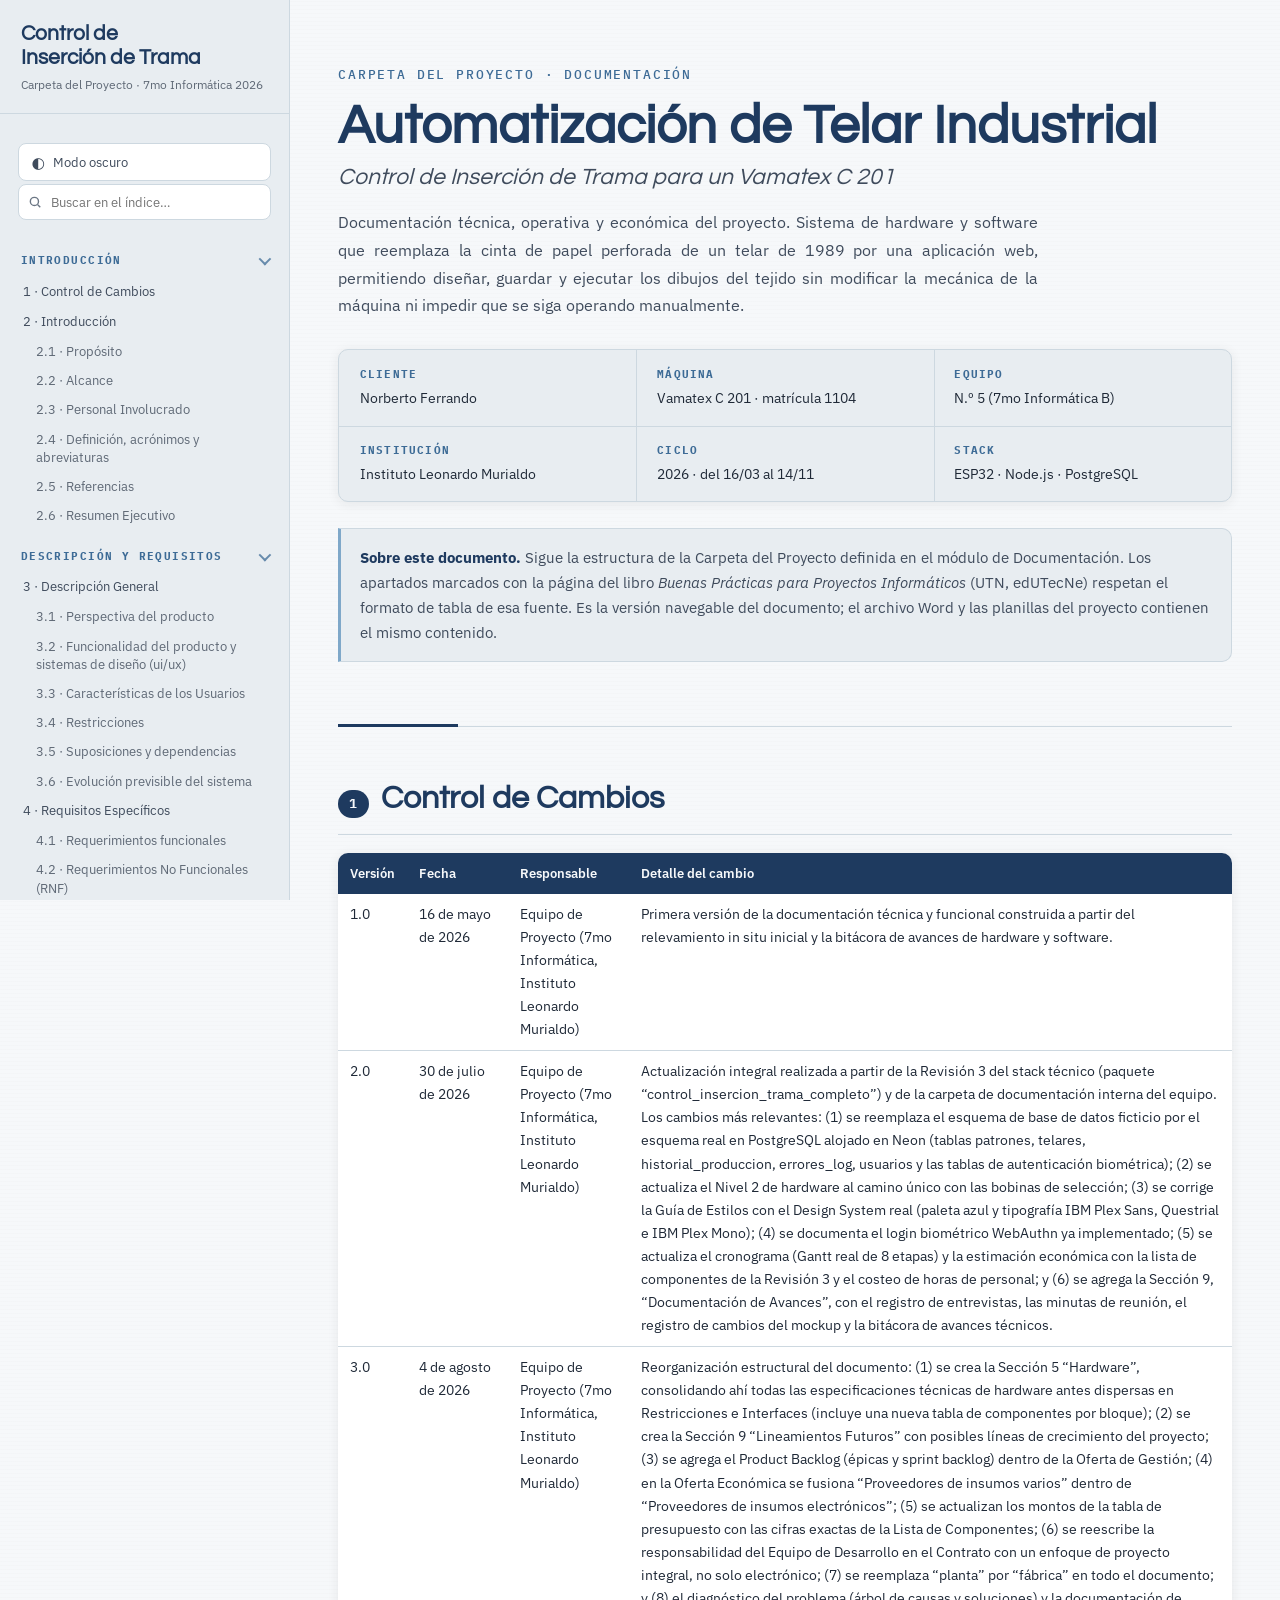
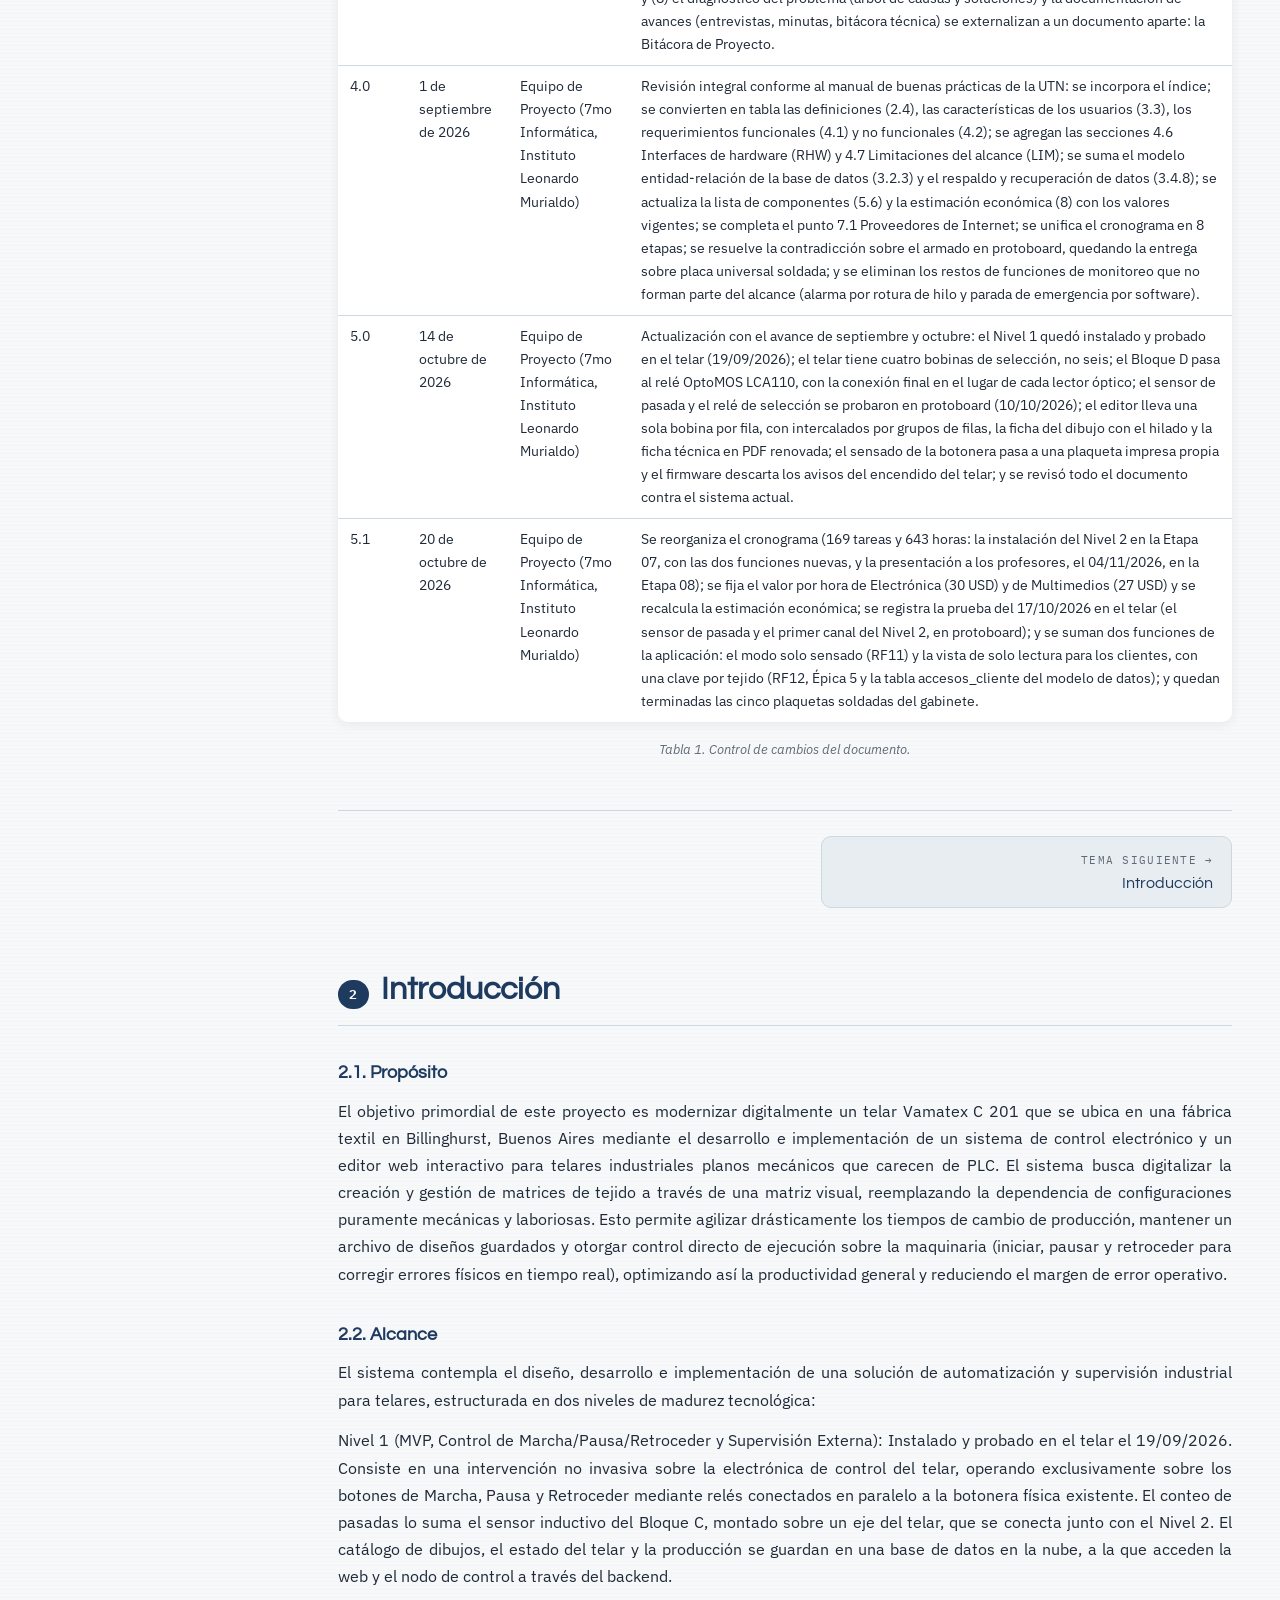
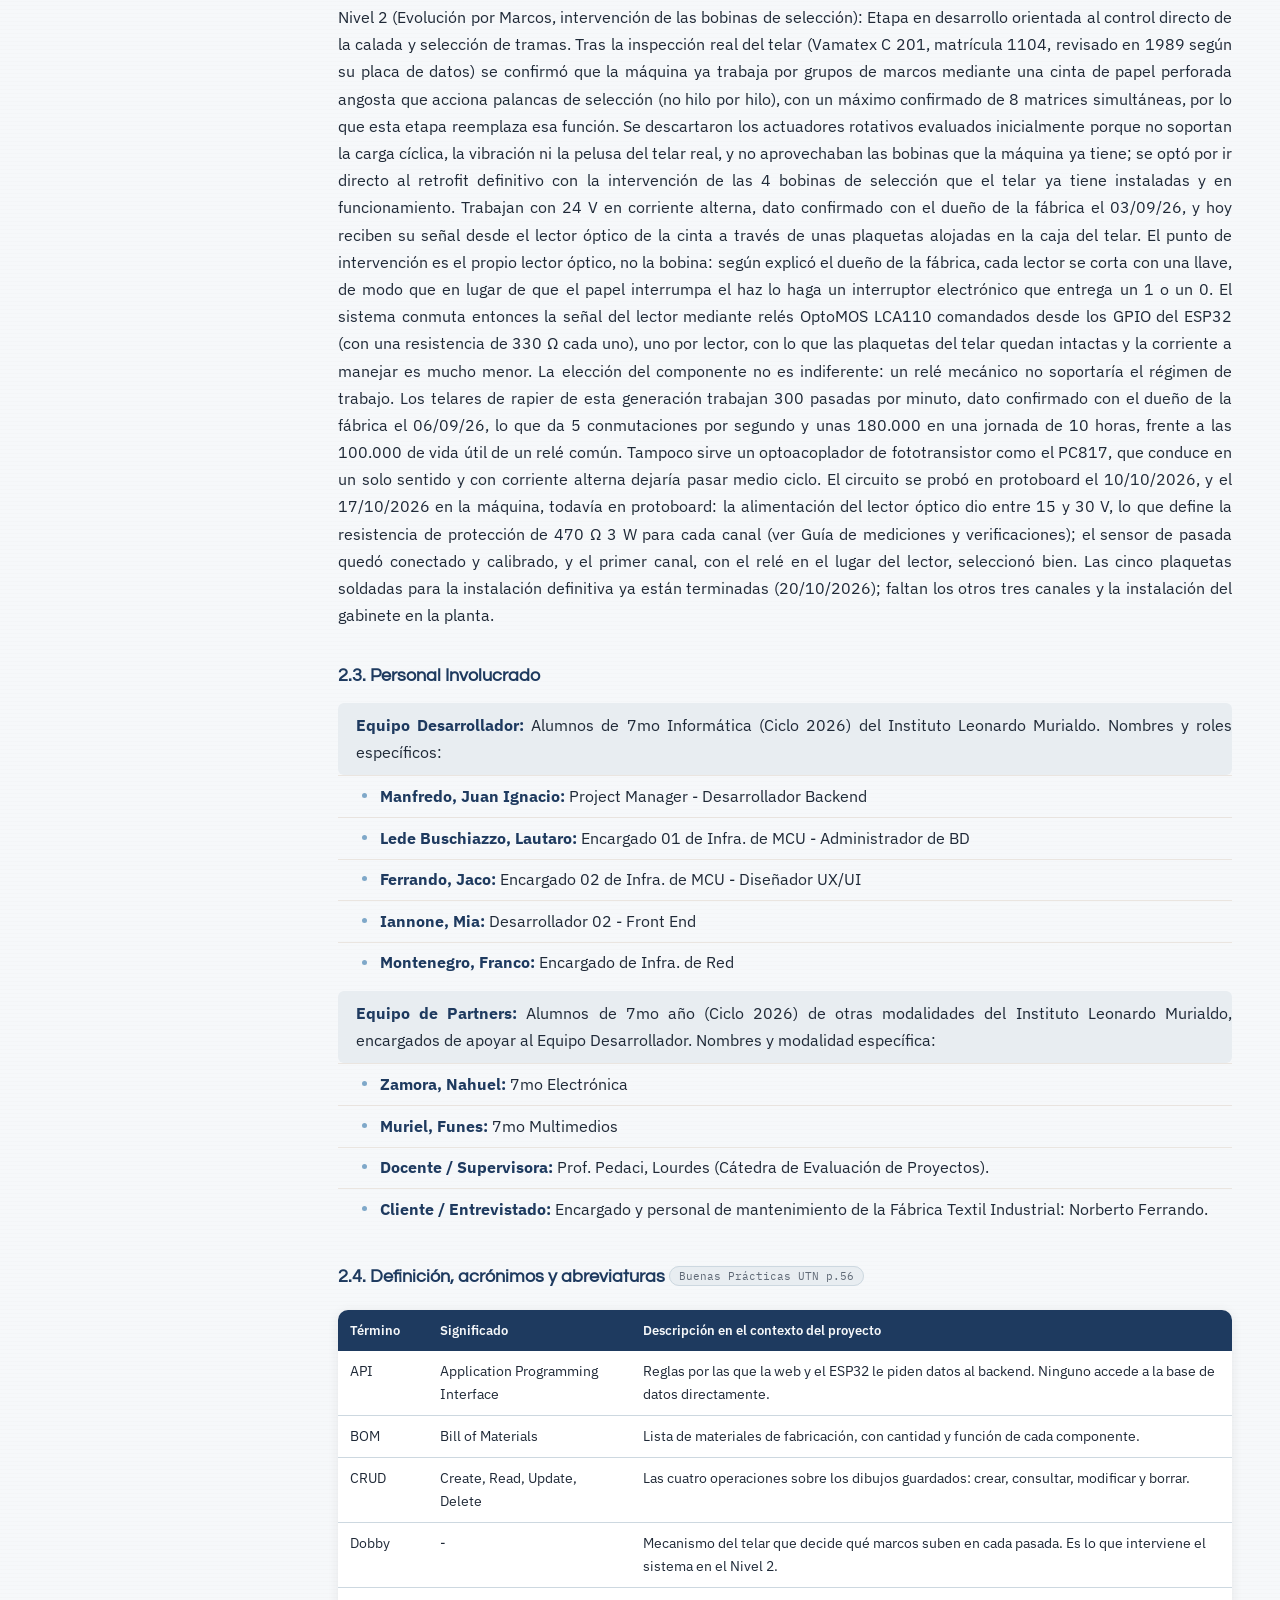
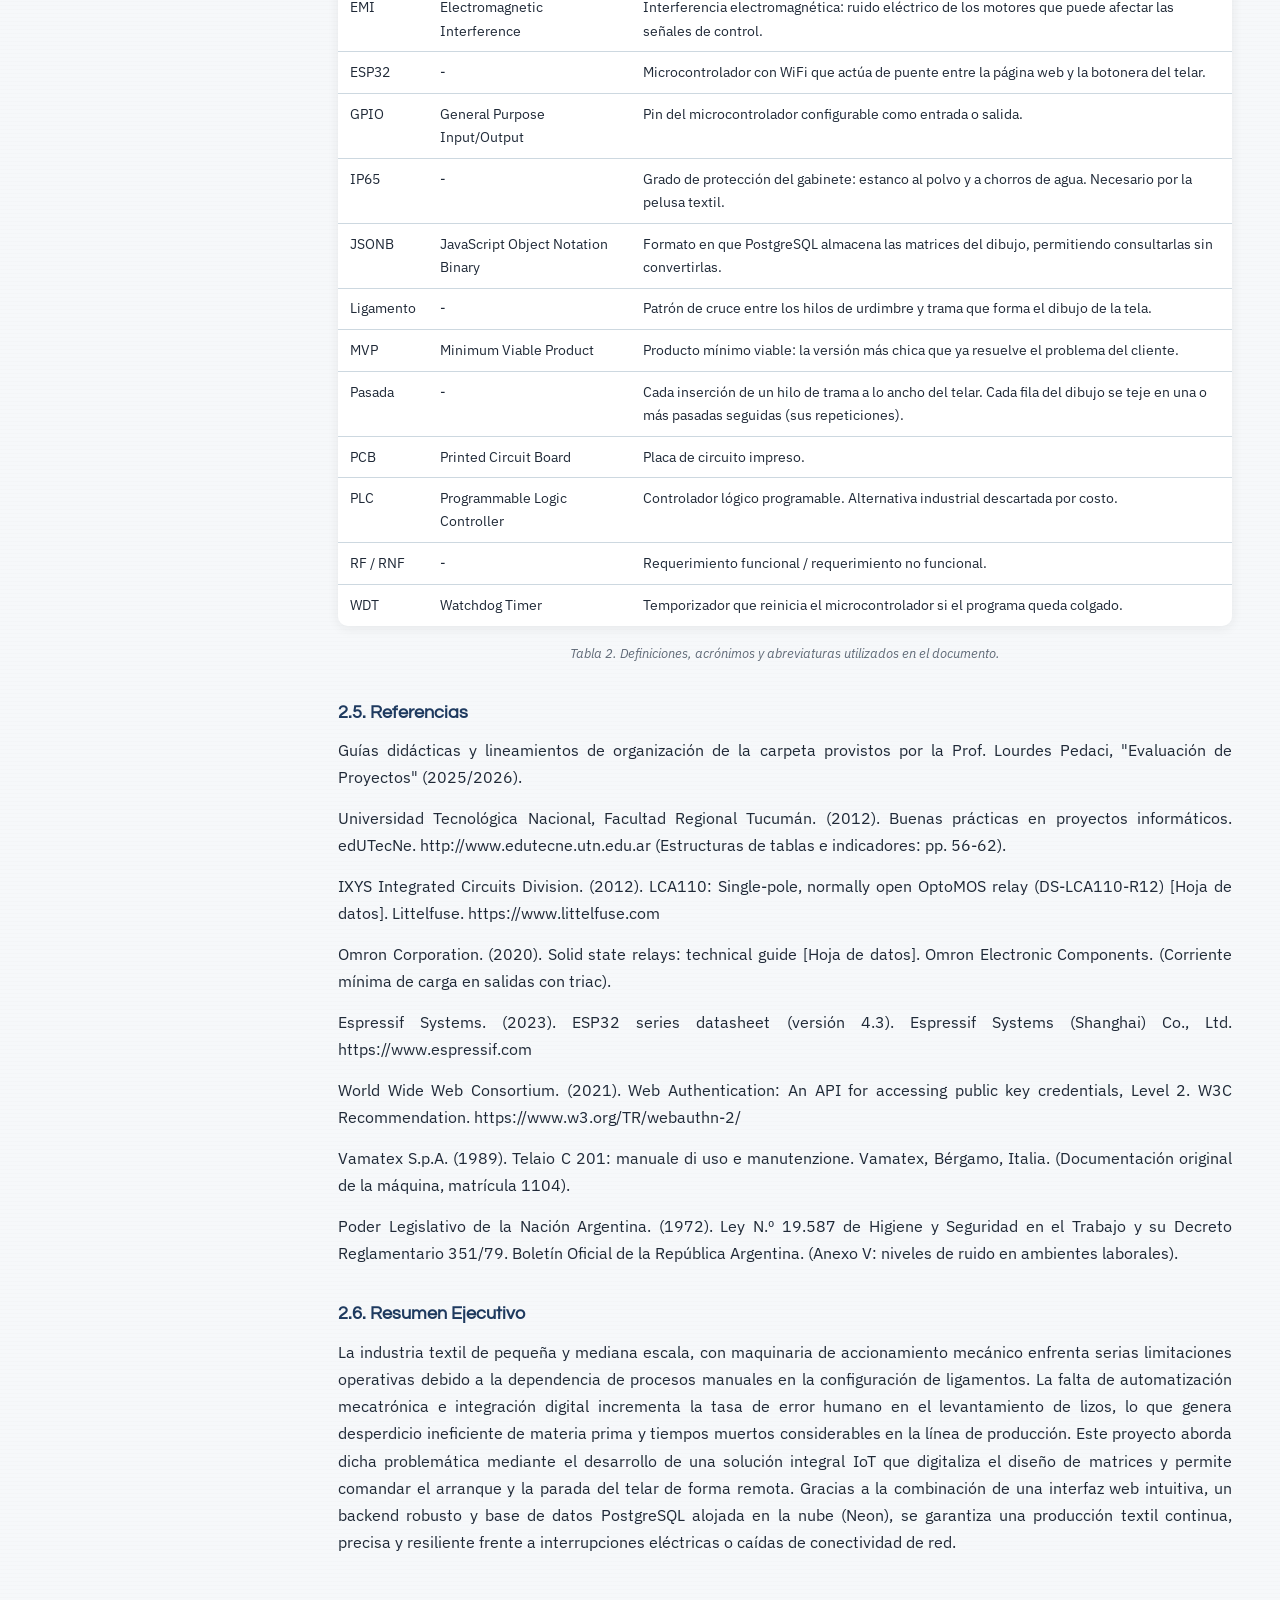
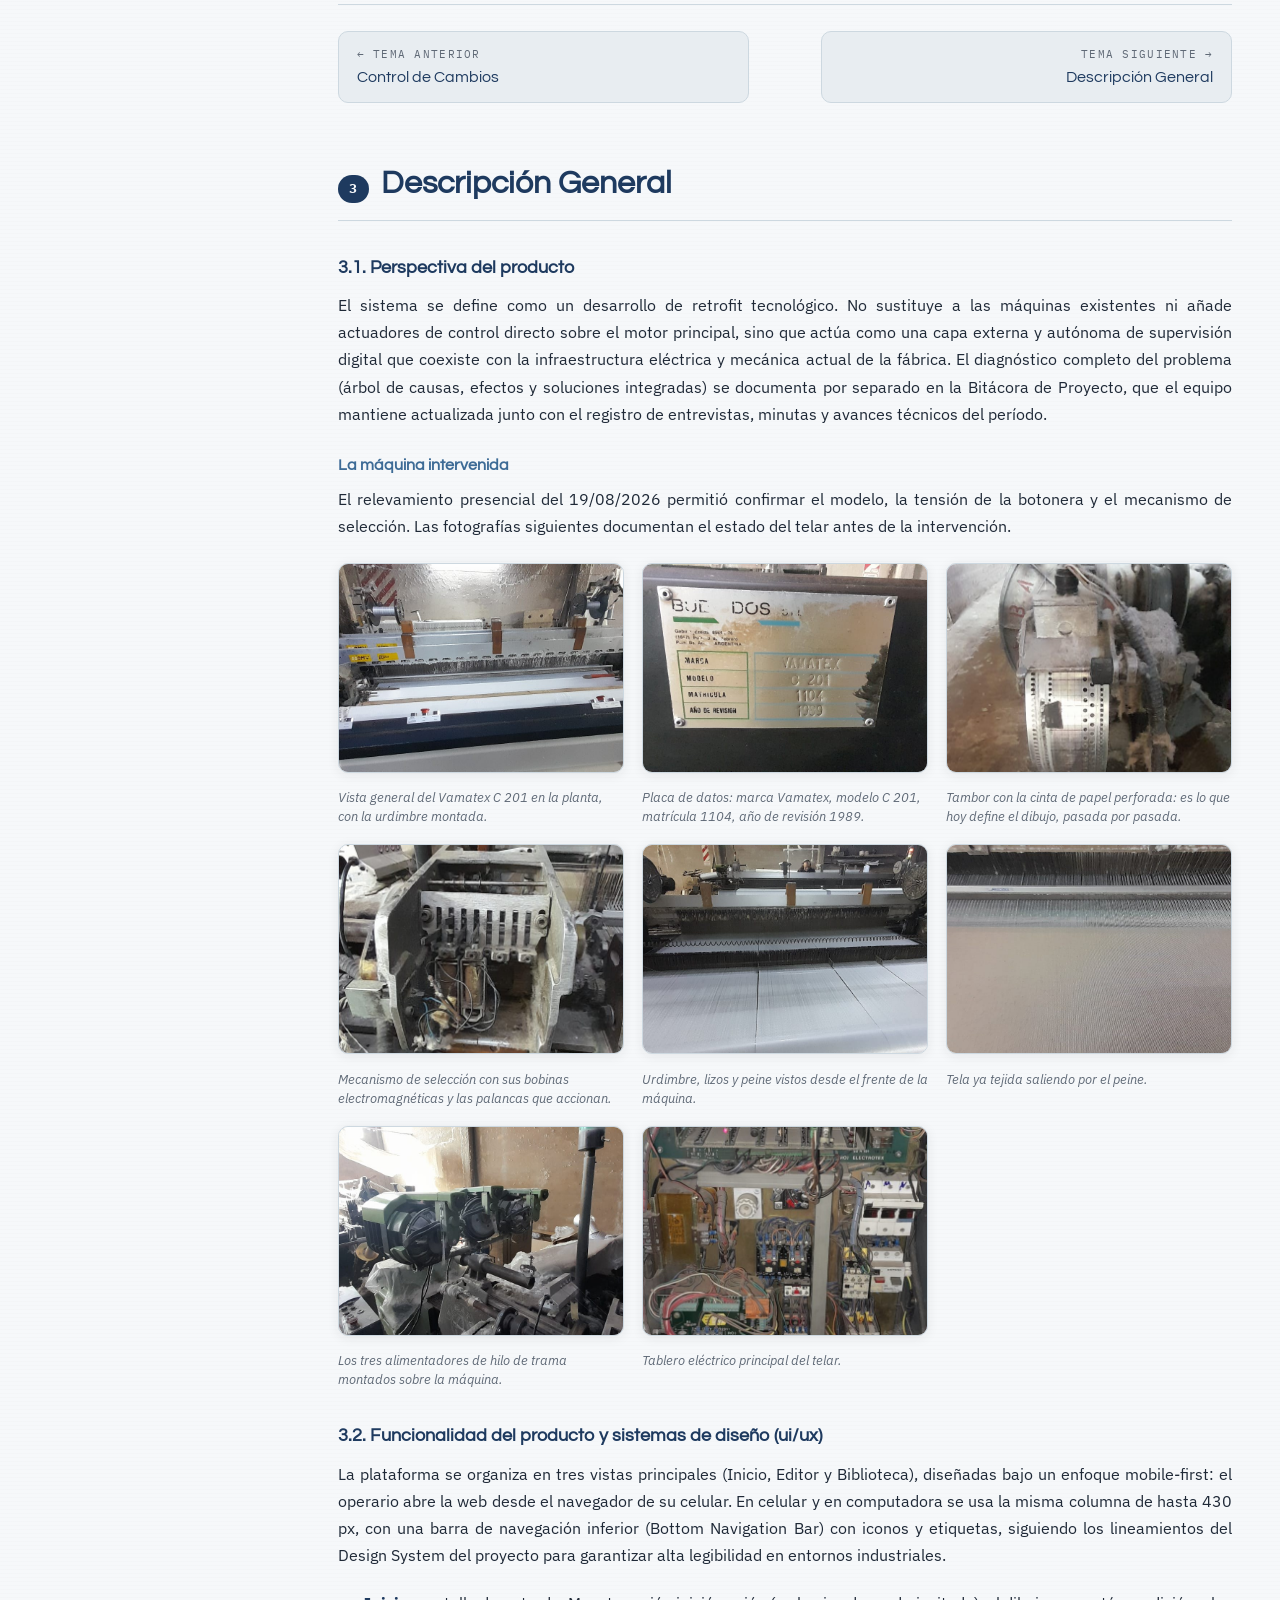
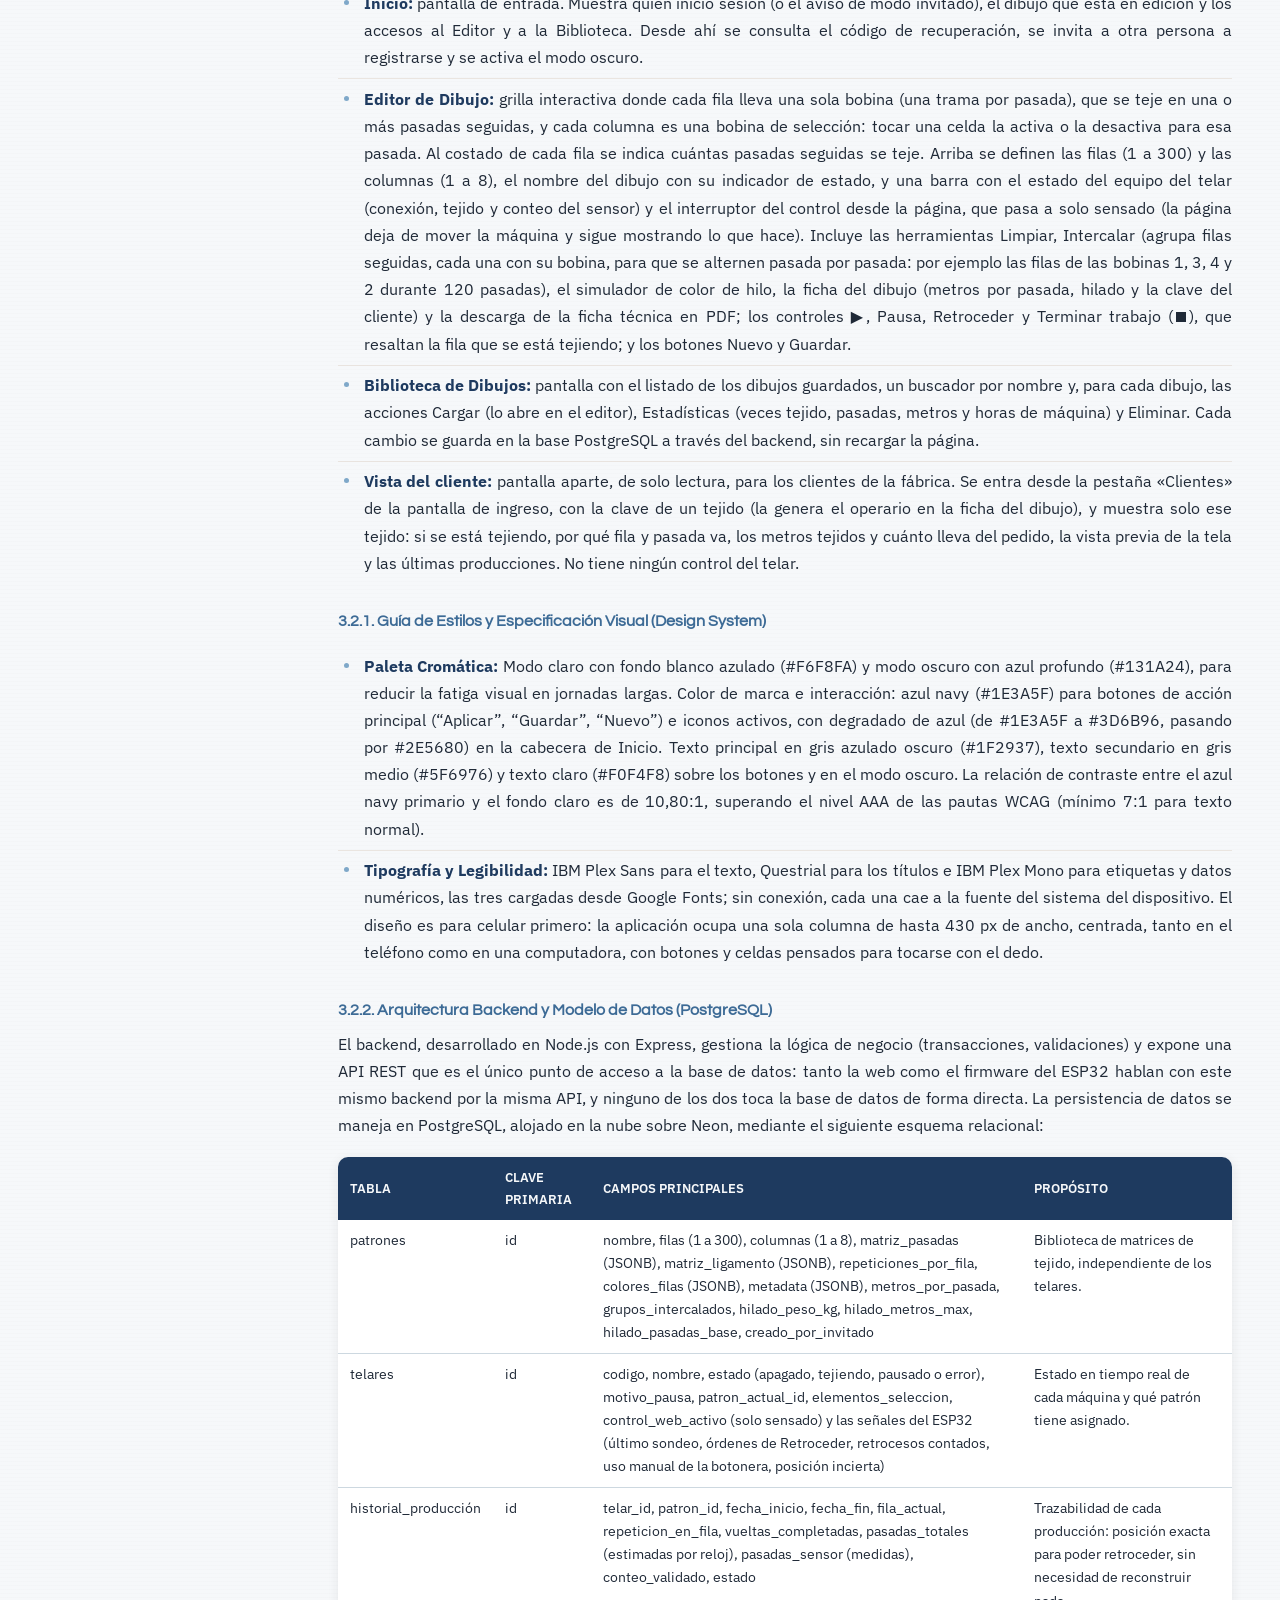
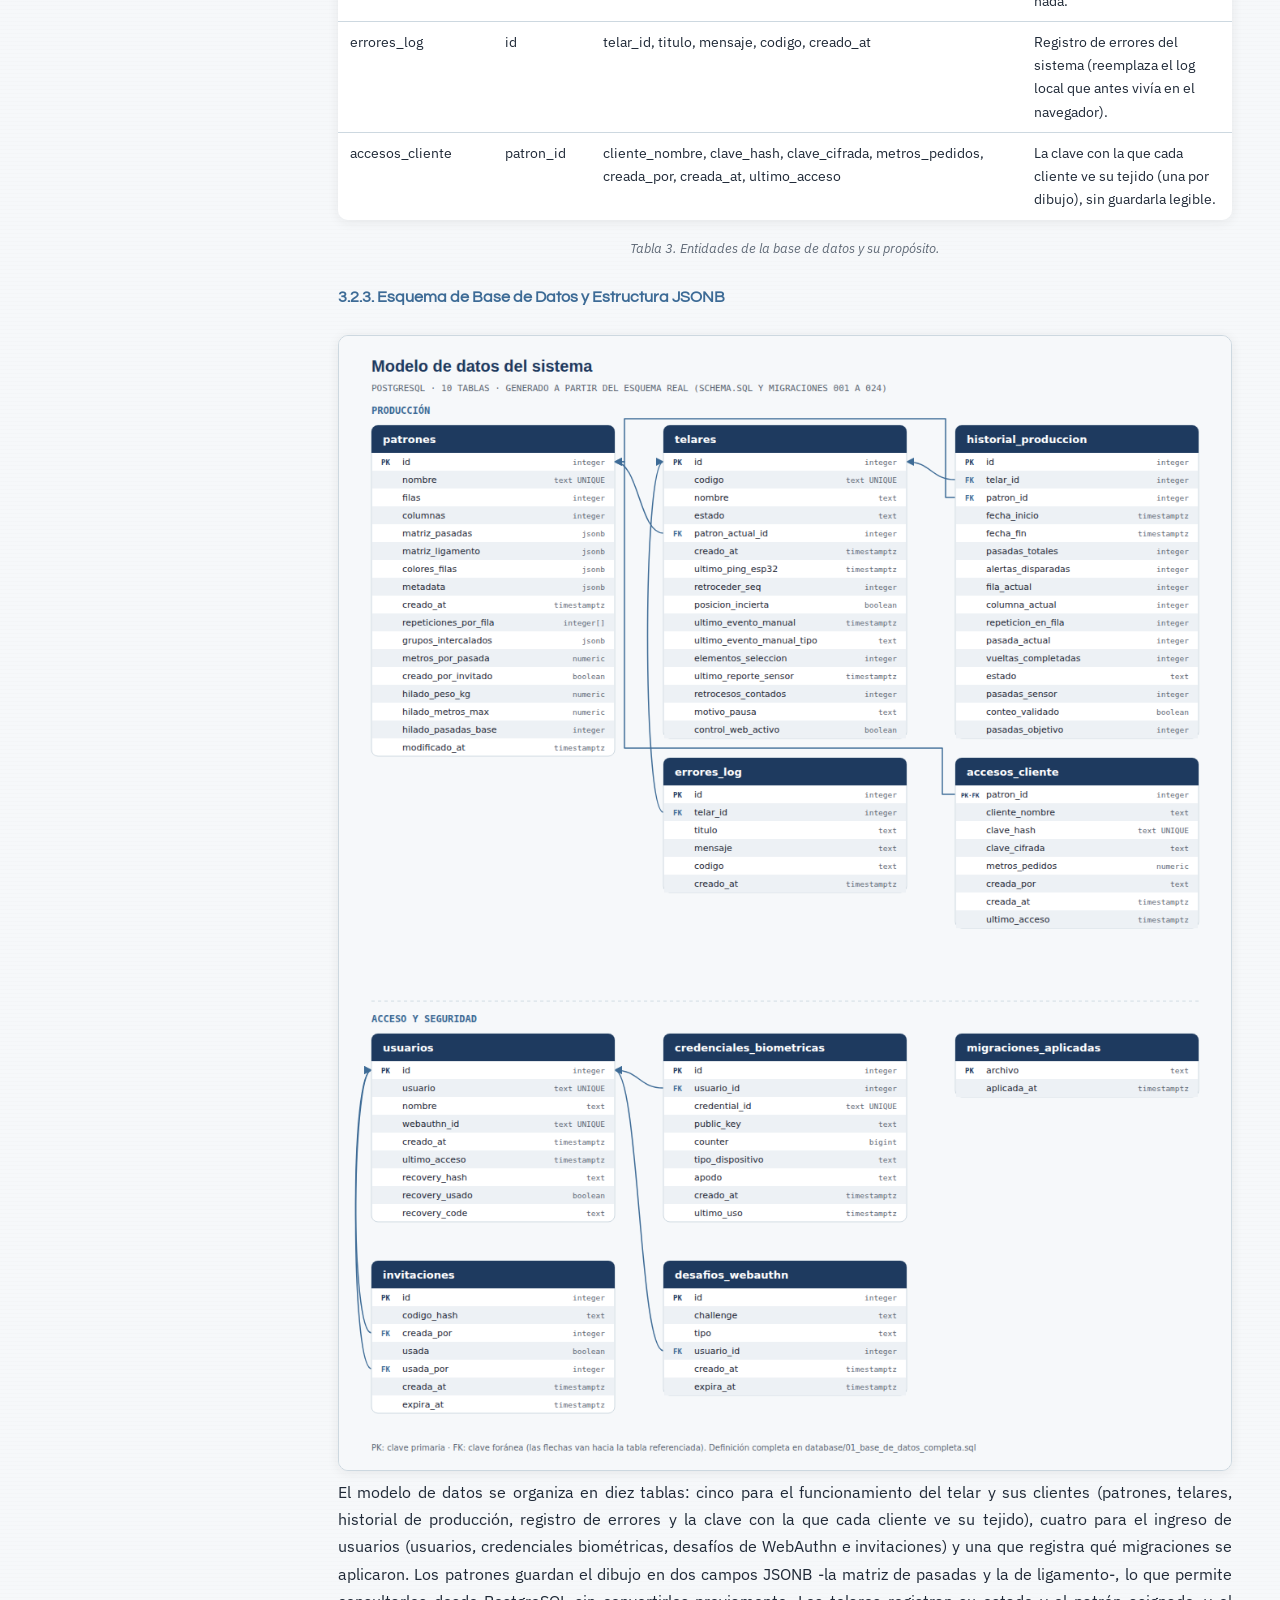
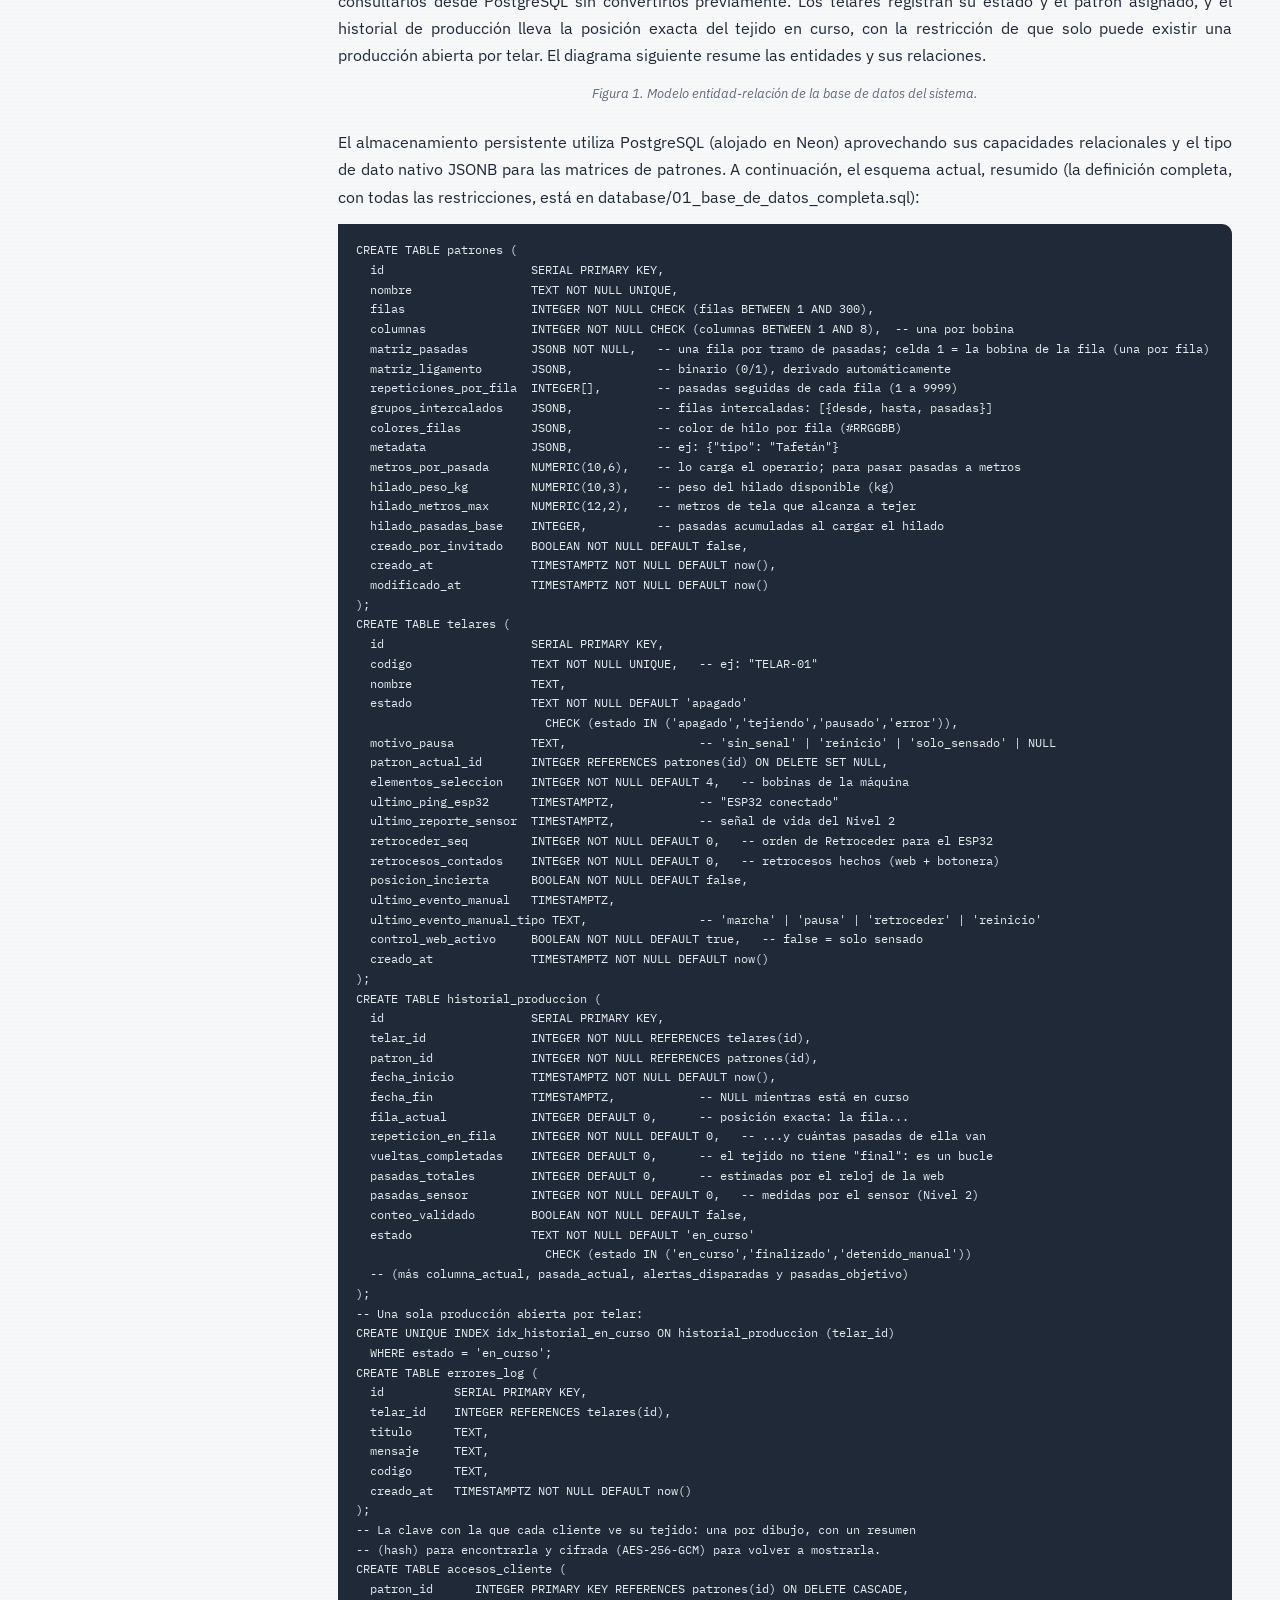
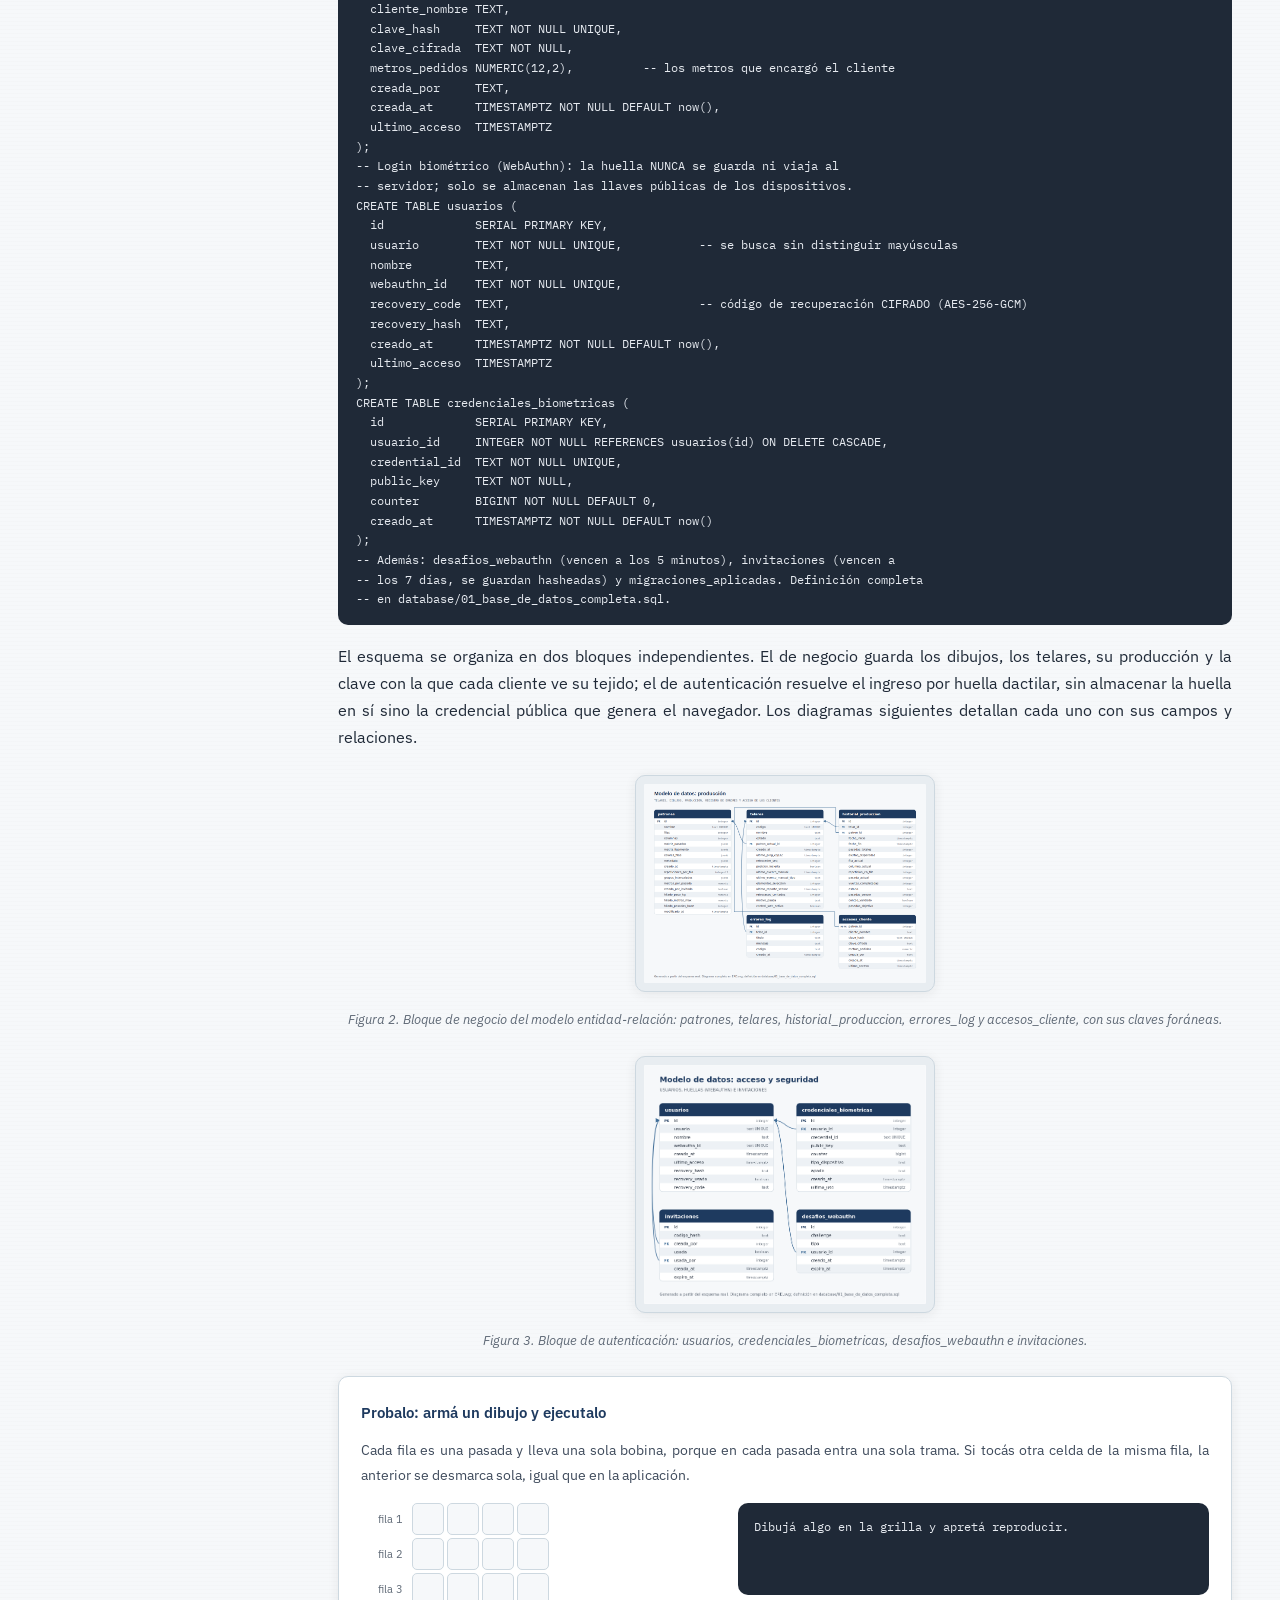
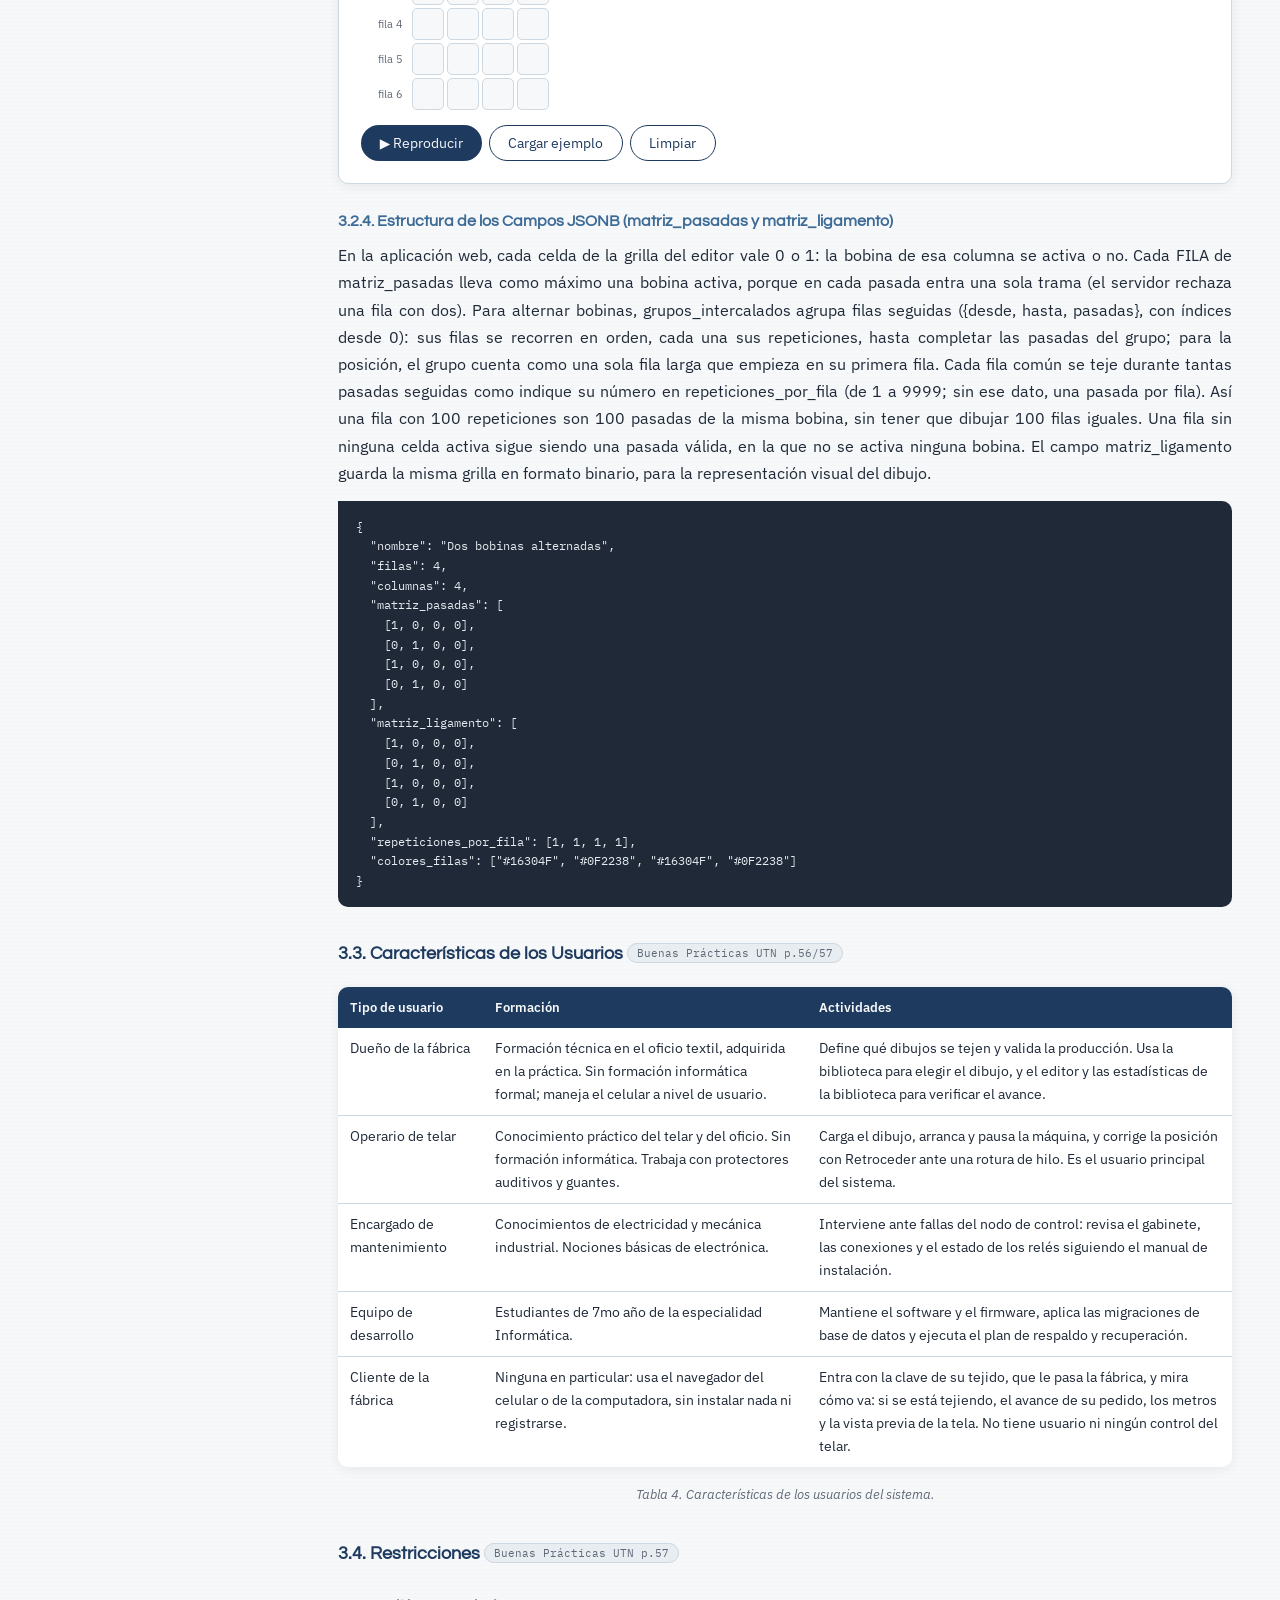
<file: index.html>
<!DOCTYPE html>
<html lang="es">
<head>
<meta charset="UTF-8">
<meta name="viewport" content="width=device-width, initial-scale=1">
<meta name="theme-color" content="#1E3A5F">
<meta name="author" content="Equipo N.º 5 · 7mo Informática · Instituto Leonardo Murialdo">
<meta name="description" content="Carpeta del Proyecto: automatización de un telar industrial Vamatex C 201 mediante ESP32 y aplicación web. Requisitos, arquitectura, hardware, gestión y oferta económica.">
<title>Carpeta del Proyecto · Control de Inserción de Trama</title>
<meta name="theme-color" content="#1E3A5F">
<link rel="icon" href="data:image/svg+xml,%3Csvg xmlns='http://www.w3.org/2000/svg' viewBox='0 0 32 32'%3E%3Crect width='32' height='32' rx='7' fill='%231E3A5F'/%3E%3Cpath d='M8 10h16M8 16h16M8 22h16' stroke='%23F0F4F8' stroke-width='2.5' stroke-linecap='round'/%3E%3C/svg%3E">
<link rel="preconnect" href="https://fonts.googleapis.com">
<link rel="preconnect" href="https://fonts.gstatic.com" crossorigin>
<link href="https://fonts.googleapis.com/css2?family=IBM+Plex+Sans:ital,wght@0,400;0,500;0,600;0,700;1,400&family=Questrial&family=IBM+Plex+Mono:wght@400;500;600&display=swap" rel="stylesheet">
<link rel="stylesheet" href="estilo.css">
</head>
<body>
<button type="button" class="mtoggle" id="mt" aria-label="Menú">☰</button>
<aside class="sb" id="sb">
  <div class="sb-top">
    <div class="t">Control de<br>Inserción de Trama</div>
    <div class="s">Carpeta del Proyecto · 7mo Informática 2026</div>
  </div>
  <div class="sb-acc">
    <button type="button" class="tema" id="tema" aria-label="Cambiar tema"><span id="tema-ico">◐</span><span id="tema-txt">Modo oscuro</span></button>
  </div>
  <div class="sb-find"><input type="search" id="buscar" placeholder="Buscar en el índice…" autocomplete="off"></div>
  <nav id="nav"><div class="ngr">Introducción</div>
<a href="#s1" class="n0">1 · Control de Cambios</a>
<a href="#s2" class="n0">2 · Introducción</a>
<a href="#s2-1" class="n1">2.1 · Propósito</a>
<a href="#s2-2" class="n1">2.2 · Alcance</a>
<a href="#s2-3" class="n1">2.3 · Personal Involucrado</a>
<a href="#s2-4" class="n1">2.4 · Definición, acrónimos y abreviaturas</a>
<a href="#s2-5" class="n1">2.5 · Referencias</a>
<a href="#s2-6" class="n1">2.6 · Resumen Ejecutivo</a>
<div class="ngr">Descripción y requisitos</div>
<a href="#s3" class="n0">3 · Descripción General</a>
<a href="#s3-1" class="n1">3.1 · Perspectiva del producto</a>
<a href="#s3-2" class="n1">3.2 · Funcionalidad del producto y sistemas de diseño (ui/ux)</a>
<a href="#s3-3" class="n1">3.3 · Características de los Usuarios</a>
<a href="#s3-4" class="n1">3.4 · Restricciones</a>
<a href="#s3-5" class="n1">3.5 · Suposiciones y dependencias</a>
<a href="#s3-6" class="n1">3.6 · Evolución previsible del sistema</a>
<a href="#s4" class="n0">4 · Requisitos Específicos</a>
<a href="#s4-1" class="n1">4.1 · Requerimientos funcionales</a>
<a href="#s4-2" class="n1">4.2 · Requerimientos No Funcionales (RNF)</a>
<a href="#s4-3" class="n1">4.3 · Interfaces de usuario</a>
<a href="#s4-4" class="n1">4.4 · Interfaces de software</a>
<a href="#s4-5" class="n1">4.5 · Interfaces de comunicación</a>
<a href="#s4-6" class="n1">4.6 · Interfaces de hardware (RHW)</a>
<a href="#s4-7" class="n1">4.7 · Limitaciones del alcance (LIM)</a>
<div class="ngr">Hardware y gestión</div>
<a href="#s5" class="n0">5 · Hardware</a>
<a href="#s5-1" class="n1">5.1 · Limitaciones y Consideraciones Eléctricas</a>
<a href="#s5-2" class="n1">5.2 · Acoplamiento Electrónico y Cableado</a>
<a href="#s5-3" class="n1">5.3 · Flujo Secuencial del Acondicionamiento de Hardware</a>
<a href="#s5-4" class="n1">5.4 · Protección Industrial e Inmunidad Electromagnética (EMI)</a>
<a href="#s5-5" class="n1">5.5 · Gabinete y Protección Física</a>
<a href="#s5-6" class="n1">5.6 · Lista de Componentes por Bloques (BOM)</a>
<a href="#s6" class="n0">6 · Oferta de Gestión</a>
<a href="#s6-1" class="n1">6.1 · GANTT</a>
<a href="#s6-2" class="n1">6.2 · Product Backlog</a>
<a href="#s6-3" class="n1">6.3 · Infraestructura administrativa</a>
<div class="ngr">Economía y cierre</div>
<a href="#s7" class="n0">7 · Oferta Económica</a>
<a href="#s7-1" class="n1">7.1 · Proveedores de Internet</a>
<a href="#s7-2" class="n1">7.2 · Proveedores de insumos electrónicos / computadoras</a>
<a href="#s8" class="n0">8 · Estimación Económica</a>
<a href="#s9" class="n0">9 · Lineamientos Futuros</a>
<a href="#s9-1" class="n1">9.1 · Escalamiento a Toda la Flota de Telares</a>
<a href="#s9-2" class="n1">9.2 · Analítica y Mantenimiento Predictivo</a>
<a href="#s9-3" class="n1">9.3 · Nivel 3: Selección Jacquard Digital</a>
<a href="#s9-4" class="n1">9.4 · Oportunidades de Negocio</a>
<a href="#s9-5" class="n1">9.5 · Automatización del Conteo de Producción y Parada por Pieza</a>
<a href="#s9-6" class="n1">9.6 · Gestión de Insumos y Trazabilidad de Piezas</a>
<a href="#s9-7" class="n1">9.7 · Estadísticas de Producción por Dibujo y Ficha Técnica Descargable</a>
<a href="#s10" class="n0">10 · Contrato</a>
<a href="#s10-1" class="n1">10.1 · Objetivo del proyecto</a>
<a href="#s10-2" class="n1">10.2 · Alcance del proyecto</a>
<a href="#s10-3" class="n1">10.3 · Plazos</a>
<a href="#s10-4" class="n1">10.4 · Responsabilidades</a>
<a href="#s10-5" class="n1">10.5 · Criterios de aceptación</a>
<a href="#s10-6" class="n1">10.6 · Condiciones de modificación</a>
<a href="#s10-7" class="n1">10.7 · Garantía</a>
<a href="#s10-8" class="n1">10.8 · Partes involucradas</a>
<a href="#s10-9" class="n1">10.9 · Firmas</a></nav>
</aside>

<main class="wrap">
<header class="hero">
    <div class="kick">Carpeta del Proyecto · Documentación</div>
    <h1>Automatización de Telar Industrial<small>Control de Inserción de Trama para un Vamatex C 201</small></h1>
    <p class="d">Documentación técnica, operativa y económica del proyecto. Sistema de hardware y software que
      reemplaza la cinta de papel perforada de un telar de 1989 por una aplicación web, permitiendo diseñar,
      guardar y ejecutar los dibujos del tejido sin modificar la mecánica de la máquina ni impedir que se
      siga operando manualmente.</p>
    <div class="ficha">
      <div><b>Cliente</b>Norberto Ferrando</div>
      <div><b>Máquina</b>Vamatex C 201 · matrícula 1104</div>
      <div><b>Equipo</b>N.º 5 (7mo Informática B)</div>
      <div><b>Institución</b>Instituto Leonardo Murialdo</div>
      <div><b>Ciclo</b>2026 · del 16/03 al 14/11</div>
      <div><b>Stack</b>ESP32 · Node.js · PostgreSQL</div>
    </div>
    <div class="aviso"><b>Sobre este documento.</b> Sigue la estructura de la Carpeta del Proyecto definida en el
      módulo de Documentación. Los apartados marcados con la página del libro <em>Buenas Prácticas para Proyectos
      Informáticos</em> (UTN, edUTecNe) respetan el formato de tabla de esa fuente. Es la versión navegable del
      documento; el archivo Word y las planillas del proyecto contienen el mismo contenido.</div>
  </header>
<section id="s1">
<h2><span class="n">1</span>Control de Cambios</h2>
<div class="tw"><table><thead><tr><th scope="col">Versión</th><th scope="col">Fecha</th><th scope="col">Responsable</th><th scope="col">Detalle del cambio</th></tr></thead><tbody><tr><td>1.0</td><td>16 de mayo de 2026</td><td>Equipo de Proyecto (7mo Informática, Instituto Leonardo Murialdo)</td><td>Primera versión de la documentación técnica y funcional construida a partir del relevamiento in situ inicial y la bitácora de avances de hardware y software.</td></tr><tr><td>2.0</td><td>30 de julio de 2026</td><td>Equipo de Proyecto (7mo Informática, Instituto Leonardo Murialdo)</td><td>Actualización integral realizada a partir de la Revisión 3 del stack técnico (paquete “control_insercion_trama_completo”) y de la carpeta de documentación interna del equipo. Los cambios más relevantes: (1) se reemplaza el esquema de base de datos ficticio por el esquema real en PostgreSQL alojado en Neon (tablas patrones, telares, historial_produccion, errores_log, usuarios y las tablas de autenticación biométrica); (2) se actualiza el Nivel 2 de hardware al camino único con las bobinas de selección; (3) se corrige la Guía de Estilos con el Design System real (paleta azul y tipografía IBM Plex Sans, Questrial e IBM Plex Mono); (4) se documenta el login biométrico WebAuthn ya implementado; (5) se actualiza el cronograma (Gantt real de 8 etapas) y la estimación económica con la lista de componentes de la Revisión 3 y el costeo de horas de personal; y (6) se agrega la Sección 9, “Documentación de Avances”, con el registro de entrevistas, las minutas de reunión, el registro de cambios del mockup y la bitácora de avances técnicos.</td></tr><tr><td>3.0</td><td>4 de agosto de 2026</td><td>Equipo de Proyecto (7mo Informática, Instituto Leonardo Murialdo)</td><td>Reorganización estructural del documento: (1) se crea la Sección 5 “Hardware”, consolidando ahí todas las especificaciones técnicas de hardware antes dispersas en Restricciones e Interfaces (incluye una nueva tabla de componentes por bloque); (2) se crea la Sección 9 “Lineamientos Futuros” con posibles líneas de crecimiento del proyecto; (3) se agrega el Product Backlog (épicas y sprint backlog) dentro de la Oferta de Gestión; (4) en la Oferta Económica se fusiona “Proveedores de insumos varios” dentro de “Proveedores de insumos electrónicos”; (5) se actualizan los montos de la tabla de presupuesto con las cifras exactas de la Lista de Componentes; (6) se reescribe la responsabilidad del Equipo de Desarrollo en el Contrato con un enfoque de proyecto integral, no solo electrónico; (7) se reemplaza “planta” por “fábrica” en todo el documento; y (8) el diagnóstico del problema (árbol de causas y soluciones) y la documentación de avances (entrevistas, minutas, bitácora técnica) se externalizan a un documento aparte: la Bitácora de Proyecto.</td></tr><tr><td>4.0</td><td>1 de septiembre de 2026</td><td>Equipo de Proyecto (7mo Informática, Instituto Leonardo Murialdo)</td><td>Revisión integral conforme al manual de buenas prácticas de la UTN: se incorpora el índice; se convierten en tabla las definiciones (2.4), las características de los usuarios (3.3), los requerimientos funcionales (4.1) y no funcionales (4.2); se agregan las secciones 4.6 Interfaces de hardware (RHW) y 4.7 Limitaciones del alcance (LIM); se suma el modelo entidad-relación de la base de datos (3.2.3) y el respaldo y recuperación de datos (3.4.8); se actualiza la lista de componentes (5.6) y la estimación económica (8) con los valores vigentes; se completa el punto 7.1 Proveedores de Internet; se unifica el cronograma en 8 etapas; se resuelve la contradicción sobre el armado en protoboard, quedando la entrega sobre placa universal soldada; y se eliminan los restos de funciones de monitoreo que no forman parte del alcance (alarma por rotura de hilo y parada de emergencia por software).</td></tr><tr><td>5.0</td><td>14 de octubre de 2026</td><td>Equipo de Proyecto (7mo Informática, Instituto Leonardo Murialdo)</td><td>Actualización con el avance de septiembre y octubre: el Nivel 1 quedó instalado y probado en el telar (19/09/2026); el telar tiene cuatro bobinas de selección, no seis; el Bloque D pasa al relé OptoMOS LCA110, con la conexión final en el lugar de cada lector óptico; el sensor de pasada y el relé de selección se probaron en protoboard (10/10/2026); el editor lleva una sola bobina por fila, con intercalados por grupos de filas, la ficha del dibujo con el hilado y la ficha técnica en PDF renovada; el sensado de la botonera pasa a una plaqueta impresa propia y el firmware descarta los avisos del encendido del telar; y se revisó todo el documento contra el sistema actual.</td></tr><tr><td>5.1</td><td>20 de octubre de 2026</td><td>Equipo de Proyecto (7mo Informática, Instituto Leonardo Murialdo)</td><td>Se reorganiza el cronograma (169 tareas y 643 horas: la instalación del Nivel 2 en la Etapa 07, con las dos funciones nuevas, y la presentación a los profesores, el 04/11/2026, en la Etapa 08); se fija el valor por hora de Electrónica (30 USD) y de Multimedios (27 USD) y se recalcula la estimación económica; se registra la prueba del 17/10/2026 en el telar (el sensor de pasada y el primer canal del Nivel 2, en protoboard); y se suman dos funciones de la aplicación: el modo solo sensado (RF11) y la vista de solo lectura para los clientes, con una clave por tejido (RF12, Épica 5 y la tabla accesos_cliente del modelo de datos); y quedan terminadas las cinco plaquetas soldadas del gabinete.</td></tr></tbody></table></div>
<p class="cap">Tabla 1. Control de cambios del documento.</p>
</section>
<section id="s2">
<h2><span class="n">2</span>Introducción</h2>
<h3 id="s2-1">2.1. Propósito</h3>
<p>El objetivo primordial de este proyecto es modernizar digitalmente un telar Vamatex C 201 que se ubica en una fábrica textil en Billinghurst, Buenos Aires mediante el desarrollo e implementación de un sistema de control electrónico y un editor web interactivo para telares industriales planos mecánicos que carecen de PLC. El sistema busca digitalizar la creación y gestión de matrices de tejido a través de una matriz visual, reemplazando la dependencia de configuraciones puramente mecánicas y laboriosas. Esto permite agilizar drásticamente los tiempos de cambio de producción, mantener un archivo de diseños guardados y otorgar control directo de ejecución sobre la maquinaria (iniciar, pausar y retroceder para corregir errores físicos en tiempo real), optimizando así la productividad general y reduciendo el margen de error operativo.</p>
<h3 id="s2-2">2.2. Alcance</h3>
<p>El sistema contempla el diseño, desarrollo e implementación de una solución de automatización y supervisión industrial para telares, estructurada en dos niveles de madurez tecnológica:</p>
<p>Nivel 1 (MVP, Control de Marcha/Pausa/Retroceder y Supervisión Externa): Instalado y probado en el telar el 19/09/2026. Consiste en una intervención no invasiva sobre la electrónica de control del telar, operando exclusivamente sobre los botones de Marcha, Pausa y Retroceder mediante relés conectados en paralelo a la botonera física existente. El conteo de pasadas lo suma el sensor inductivo del Bloque C, montado sobre un eje del telar, que se conecta junto con el Nivel 2. El catálogo de dibujos, el estado del telar y la producción se guardan en una base de datos en la nube, a la que acceden la web y el nodo de control a través del backend.</p>
<p>Nivel 2 (Evolución por Marcos, intervención de las bobinas de selección): Etapa en desarrollo orientada al control directo de la calada y selección de tramas. Tras la inspección real del telar (Vamatex C 201, matrícula 1104, revisado en 1989 según su placa de datos) se confirmó que la máquina ya trabaja por grupos de marcos mediante una cinta de papel perforada angosta que acciona palancas de selección (no hilo por hilo), con un máximo confirmado de 8 matrices simultáneas, por lo que esta etapa reemplaza esa función. Se descartaron los actuadores rotativos evaluados inicialmente porque no soportan la carga cíclica, la vibración ni la pelusa del telar real, y no aprovechaban las bobinas que la máquina ya tiene; se optó por ir directo al retrofit definitivo con la intervención de las 4 bobinas de selección que el telar ya tiene instaladas y en funcionamiento. Trabajan con 24 V en corriente alterna, dato confirmado con el dueño de la fábrica el 03/09/26, y hoy reciben su señal desde el lector óptico de la cinta a través de unas plaquetas alojadas en la caja del telar. El punto de intervención es el propio lector óptico, no la bobina: según explicó el dueño de la fábrica, cada lector se corta con una llave, de modo que en lugar de que el papel interrumpa el haz lo haga un interruptor electrónico que entrega un 1 o un 0. El sistema conmuta entonces la señal del lector mediante relés OptoMOS LCA110 comandados desde los GPIO del ESP32 (con una resistencia de 330 Ω cada uno), uno por lector, con lo que las plaquetas del telar quedan intactas y la corriente a manejar es mucho menor. La elección del componente no es indiferente: un relé mecánico no soportaría el régimen de trabajo. Los telares de rapier de esta generación trabajan 300 pasadas por minuto, dato confirmado con el dueño de la fábrica el 06/09/26, lo que da 5 conmutaciones por segundo y unas 180.000 en una jornada de 10 horas, frente a las 100.000 de vida útil de un relé común. Tampoco sirve un optoacoplador de fototransistor como el PC817, que conduce en un solo sentido y con corriente alterna dejaría pasar medio ciclo. El circuito se probó en protoboard el 10/10/2026, y el 17/10/2026 en la máquina, todavía en protoboard: la alimentación del lector óptico dio entre 15 y 30 V, lo que define la resistencia de protección de 470 Ω 3 W para cada canal (ver Guía de mediciones y verificaciones); el sensor de pasada quedó conectado y calibrado, y el primer canal, con el relé en el lugar del lector, seleccionó bien. Las cinco plaquetas soldadas para la instalación definitiva ya están terminadas (20/10/2026); faltan los otros tres canales y la instalación del gabinete en la planta.</p>
<h3 id="s2-3">2.3. Personal Involucrado</h3>
<ul>
<li class="enc"><b>Equipo Desarrollador:</b> Alumnos de 7mo Informática (Ciclo 2026) del Instituto Leonardo Murialdo. Nombres y roles específicos:</li>
<li class="sub"><b>Manfredo, Juan Ignacio:</b> Project Manager - Desarrollador Backend</li>
<li class="sub"><b>Lede Buschiazzo, Lautaro:</b> Encargado 01 de Infra. de MCU - Administrador de BD</li>
<li class="sub"><b>Ferrando, Jaco:</b> Encargado 02 de Infra. de MCU - Diseñador UX/UI</li>
<li class="sub"><b>Iannone, Mia:</b> Desarrollador 02 - Front End</li>
<li class="sub"><b>Montenegro, Franco:</b> Encargado de Infra. de Red</li>
<li class="enc"><b>Equipo de Partners:</b> Alumnos de 7mo año (Ciclo 2026) de otras modalidades del Instituto Leonardo Murialdo, encargados de apoyar al Equipo Desarrollador. Nombres y modalidad específica:</li>
<li class="sub"><b>Zamora, Nahuel:</b> 7mo Electrónica</li>
<li class="sub"><b>Muriel, Funes:</b> 7mo Multimedios</li>
<li class="sub"><b>Docente / Supervisora:</b> Prof. Pedaci, Lourdes (Cátedra de Evaluación de Proyectos).</li>
<li class="sub"><b>Cliente / Entrevistado:</b> Encargado y personal de mantenimiento de la Fábrica Textil Industrial: Norberto Ferrando.</li>
</ul>
<h3 id="s2-4">2.4. Definición, acrónimos y abreviaturas <span class="utn">Buenas Prácticas UTN p.56</span></h3>
<div class="tw"><table><thead><tr><th scope="col">Término</th><th scope="col">Significado</th><th scope="col">Descripción en el contexto del proyecto</th></tr></thead><tbody><tr><td>API</td><td>Application Programming Interface</td><td>Reglas por las que la web y el ESP32 le piden datos al backend. Ninguno accede a la base de datos directamente.</td></tr><tr><td>BOM</td><td>Bill of Materials</td><td>Lista de materiales de fabricación, con cantidad y función de cada componente.</td></tr><tr><td>CRUD</td><td>Create, Read, Update, Delete</td><td>Las cuatro operaciones sobre los dibujos guardados: crear, consultar, modificar y borrar.</td></tr><tr><td>Dobby</td><td>-</td><td>Mecanismo del telar que decide qué marcos suben en cada pasada. Es lo que interviene el sistema en el Nivel 2.</td></tr><tr><td>EMI</td><td>Electromagnetic Interference</td><td>Interferencia electromagnética: ruido eléctrico de los motores que puede afectar las señales de control.</td></tr><tr><td>ESP32</td><td>-</td><td>Microcontrolador con WiFi que actúa de puente entre la página web y la botonera del telar.</td></tr><tr><td>GPIO</td><td>General Purpose Input/Output</td><td>Pin del microcontrolador configurable como entrada o salida.</td></tr><tr><td>IP65</td><td>-</td><td>Grado de protección del gabinete: estanco al polvo y a chorros de agua. Necesario por la pelusa textil.</td></tr><tr><td>JSONB</td><td>JavaScript Object Notation Binary</td><td>Formato en que PostgreSQL almacena las matrices del dibujo, permitiendo consultarlas sin convertirlas.</td></tr><tr><td>Ligamento</td><td>-</td><td>Patrón de cruce entre los hilos de urdimbre y trama que forma el dibujo de la tela.</td></tr><tr><td>MVP</td><td>Minimum Viable Product</td><td>Producto mínimo viable: la versión más chica que ya resuelve el problema del cliente.</td></tr><tr><td>Pasada</td><td>-</td><td>Cada inserción de un hilo de trama a lo ancho del telar. Cada fila del dibujo se teje en una o más pasadas seguidas (sus repeticiones).</td></tr><tr><td>PCB</td><td>Printed Circuit Board</td><td>Placa de circuito impreso.</td></tr><tr><td>PLC</td><td>Programmable Logic Controller</td><td>Controlador lógico programable. Alternativa industrial descartada por costo.</td></tr><tr><td>RF / RNF</td><td>-</td><td>Requerimiento funcional / requerimiento no funcional.</td></tr><tr><td>WDT</td><td>Watchdog Timer</td><td>Temporizador que reinicia el microcontrolador si el programa queda colgado.</td></tr></tbody></table></div>
<p class="cap">Tabla 2. Definiciones, acrónimos y abreviaturas utilizados en el documento.</p>
<h3 id="s2-5">2.5. Referencias</h3>
<p>Guías didácticas y lineamientos de organización de la carpeta provistos por la Prof. Lourdes Pedaci, "Evaluación de Proyectos" (2025/2026).</p>
<p>Universidad Tecnológica Nacional, Facultad Regional Tucumán. (2012). Buenas prácticas en proyectos informáticos. edUTecNe. http://www.edutecne.utn.edu.ar (Estructuras de tablas e indicadores: pp. 56-62).</p>
<p>IXYS Integrated Circuits Division. (2012). LCA110: Single-pole, normally open OptoMOS relay (DS-LCA110-R12) [Hoja de datos]. Littelfuse. https://www.littelfuse.com</p>
<p>Omron Corporation. (2020). Solid state relays: technical guide [Hoja de datos]. Omron Electronic Components. (Corriente mínima de carga en salidas con triac).</p>
<p>Espressif Systems. (2023). ESP32 series datasheet (versión 4.3). Espressif Systems (Shanghai) Co., Ltd. https://www.espressif.com</p>
<p>World Wide Web Consortium. (2021). Web Authentication: An API for accessing public key credentials, Level 2. W3C Recommendation. https://www.w3.org/TR/webauthn-2/</p>
<p>Vamatex S.p.A. (1989). Telaio C 201: manuale di uso e manutenzione. Vamatex, Bérgamo, Italia. (Documentación original de la máquina, matrícula 1104).</p>
<p>Poder Legislativo de la Nación Argentina. (1972). Ley N.º 19.587 de Higiene y Seguridad en el Trabajo y su Decreto Reglamentario 351/79. Boletín Oficial de la República Argentina. (Anexo V: niveles de ruido en ambientes laborales).</p>
<h3 id="s2-6">2.6. Resumen Ejecutivo</h3>
<p>La industria textil de pequeña y mediana escala, con maquinaria de accionamiento mecánico enfrenta serias limitaciones operativas debido a la dependencia de procesos manuales en la configuración de ligamentos. La falta de automatización mecatrónica e integración digital incrementa la tasa de error humano en el levantamiento de lizos, lo que genera desperdicio ineficiente de materia prima y tiempos muertos considerables en la línea de producción. Este proyecto aborda dicha problemática mediante el desarrollo de una solución integral IoT que digitaliza el diseño de matrices y permite comandar el arranque y la parada del telar de forma remota. Gracias a la combinación de una interfaz web intuitiva, un backend robusto y base de datos PostgreSQL alojada en la nube (Neon), se garantiza una producción textil continua, precisa y resiliente frente a interrupciones eléctricas o caídas de conectividad de red.</p>
</section>
<section id="s3">
<h2><span class="n">3</span>Descripción General</h2>
<h3 id="s3-1">3.1. Perspectiva del producto</h3>
<p>El sistema se define como un desarrollo de retrofit tecnológico. No sustituye a las máquinas existentes ni añade actuadores de control directo sobre el motor principal, sino que actúa como una capa externa y autónoma de supervisión digital que coexiste con la infraestructura eléctrica y mecánica actual de la fábrica. El diagnóstico completo del problema (árbol de causas, efectos y soluciones integradas) se documenta por separado en la Bitácora de Proyecto, que el equipo mantiene actualizada junto con el registro de entrevistas, minutas y avances técnicos del período.</p>
<h4>La máquina intervenida</h4><p>El relevamiento presencial del 19/08/2026 permitió confirmar el modelo, la tensión de la botonera y el mecanismo de selección. Las fotografías siguientes documentan el estado del telar antes de la intervención.</p><div class="gal"><figure><img src="fotos/telar-general.jpg" alt="Vista general del Vamatex C 201 en la planta, con la urdimbre montada." loading="lazy"><figcaption>Vista general del Vamatex C 201 en la planta, con la urdimbre montada.</figcaption></figure><figure><img src="fotos/placa-datos.jpg" alt="Placa de datos: marca Vamatex, modelo C 201, matrícula 1104, año de revisión 1989." loading="lazy"><figcaption>Placa de datos: marca Vamatex, modelo C 201, matrícula 1104, año de revisión 1989.</figcaption></figure><figure><img src="fotos/tambor-cinta.jpg" alt="Tambor con la cinta de papel perforada: es lo que hoy define el dibujo, pasada por pasada." loading="lazy"><figcaption>Tambor con la cinta de papel perforada: es lo que hoy define el dibujo, pasada por pasada.</figcaption></figure><figure><img src="fotos/bobinas.jpg" alt="Mecanismo de selección con sus bobinas electromagnéticas y las palancas que accionan." loading="lazy"><figcaption>Mecanismo de selección con sus bobinas electromagnéticas y las palancas que accionan.</figcaption></figure><figure><img src="fotos/urdimbre.jpg" alt="Urdimbre, lizos y peine vistos desde el frente de la máquina." loading="lazy"><figcaption>Urdimbre, lizos y peine vistos desde el frente de la máquina.</figcaption></figure><figure><img src="fotos/tela-peine.jpg" alt="Tela ya tejida saliendo por el peine." loading="lazy"><figcaption>Tela ya tejida saliendo por el peine.</figcaption></figure><figure><img src="fotos/alimentadores.jpg" alt="Los tres alimentadores de hilo de trama montados sobre la máquina." loading="lazy"><figcaption>Los tres alimentadores de hilo de trama montados sobre la máquina.</figcaption></figure><figure><img src="fotos/tablero-electrico.jpg" alt="Tablero eléctrico principal del telar." loading="lazy"><figcaption>Tablero eléctrico principal del telar.</figcaption></figure></div><h3 id="s3-2">3.2. Funcionalidad del producto y sistemas de diseño (ui/ux)</h3>
<p>La plataforma se organiza en tres vistas principales (Inicio, Editor y Biblioteca), diseñadas bajo un enfoque mobile-first: el operario abre la web desde el navegador de su celular. En celular y en computadora se usa la misma columna de hasta 430 px, con una barra de navegación inferior (Bottom Navigation Bar) con iconos y etiquetas, siguiendo los lineamientos del Design System del proyecto para garantizar alta legibilidad en entornos industriales.</p>
<ul>
<li><b>Inicio:</b> pantalla de entrada. Muestra quién inició sesión (o el aviso de modo invitado), el dibujo que está en edición y los accesos al Editor y a la Biblioteca. Desde ahí se consulta el código de recuperación, se invita a otra persona a registrarse y se activa el modo oscuro.</li>
<li><b>Editor de Dibujo:</b> grilla interactiva donde cada fila lleva una sola bobina (una trama por pasada), que se teje en una o más pasadas seguidas, y cada columna es una bobina de selección: tocar una celda la activa o la desactiva para esa pasada. Al costado de cada fila se indica cuántas pasadas seguidas se teje. Arriba se definen las filas (1 a 300) y las columnas (1 a 8), el nombre del dibujo con su indicador de estado, y una barra con el estado del equipo del telar (conexión, tejido y conteo del sensor) y el interruptor del control desde la página, que pasa a solo sensado (la página deja de mover la máquina y sigue mostrando lo que hace). Incluye las herramientas Limpiar, Intercalar (agrupa filas seguidas, cada una con su bobina, para que se alternen pasada por pasada: por ejemplo las filas de las bobinas 1, 3, 4 y 2 durante 120 pasadas), el simulador de color de hilo, la ficha del dibujo (metros por pasada, hilado y la clave del cliente) y la descarga de la ficha técnica en PDF; los controles ▶, Pausa, Retroceder y Terminar trabajo (⏹), que resaltan la fila que se está tejiendo; y los botones Nuevo y Guardar.</li>
<li><b>Biblioteca de Dibujos:</b> pantalla con el listado de los dibujos guardados, un buscador por nombre y, para cada dibujo, las acciones Cargar (lo abre en el editor), Estadísticas (veces tejido, pasadas, metros y horas de máquina) y Eliminar. Cada cambio se guarda en la base PostgreSQL a través del backend, sin recargar la página.</li>
<li><b>Vista del cliente:</b> pantalla aparte, de solo lectura, para los clientes de la fábrica. Se entra desde la pestaña «Clientes» de la pantalla de ingreso, con la clave de un tejido (la genera el operario en la ficha del dibujo), y muestra solo ese tejido: si se está tejiendo, por qué fila y pasada va, los metros tejidos y cuánto lleva del pedido, la vista previa de la tela y las últimas producciones. No tiene ningún control del telar.</li>
</ul>
<h4 id="s3-2-1">3.2.1. Guía de Estilos y Especificación Visual (Design System)</h4>
<ul>
<li><b>Paleta Cromática:</b> Modo claro con fondo blanco azulado (#F6F8FA) y modo oscuro con azul profundo (#131A24), para reducir la fatiga visual en jornadas largas. Color de marca e interacción: azul navy (#1E3A5F) para botones de acción principal (“Aplicar”, “Guardar”, “Nuevo”) e iconos activos, con degradado de azul (de #1E3A5F a #3D6B96, pasando por #2E5680) en la cabecera de Inicio. Texto principal en gris azulado oscuro (#1F2937), texto secundario en gris medio (#5F6976) y texto claro (#F0F4F8) sobre los botones y en el modo oscuro. La relación de contraste entre el azul navy primario y el fondo claro es de 10,80:1, superando el nivel AAA de las pautas WCAG (mínimo 7:1 para texto normal).</li>
<li><b>Tipografía y Legibilidad:</b> IBM Plex Sans para el texto, Questrial para los títulos e IBM Plex Mono para etiquetas y datos numéricos, las tres cargadas desde Google Fonts; sin conexión, cada una cae a la fuente del sistema del dispositivo. El diseño es para celular primero: la aplicación ocupa una sola columna de hasta 430 px de ancho, centrada, tanto en el teléfono como en una computadora, con botones y celdas pensados para tocarse con el dedo.</li>
</ul>
<h4 id="s3-2-2">3.2.2. Arquitectura Backend y Modelo de Datos (PostgreSQL)</h4>
<p>El backend, desarrollado en Node.js con Express, gestiona la lógica de negocio (transacciones, validaciones) y expone una API REST que es el único punto de acceso a la base de datos: tanto la web como el firmware del ESP32 hablan con este mismo backend por la misma API, y ninguno de los dos toca la base de datos de forma directa. La persistencia de datos se maneja en PostgreSQL, alojado en la nube sobre Neon, mediante el siguiente esquema relacional:</p>
<div class="tw"><table><thead><tr><th scope="col">TABLA</th><th scope="col">CLAVE PRIMARIA</th><th scope="col">CAMPOS PRINCIPALES</th><th scope="col">PROPÓSITO</th></tr></thead><tbody><tr><td>patrones</td><td>id</td><td>nombre, filas (1 a 300), columnas (1 a 8), matriz_pasadas (JSONB), matriz_ligamento (JSONB), repeticiones_por_fila, colores_filas (JSONB), metadata (JSONB), metros_por_pasada, grupos_intercalados, hilado_peso_kg, hilado_metros_max, hilado_pasadas_base, creado_por_invitado</td><td>Biblioteca de matrices de tejido, independiente de los telares.</td></tr><tr><td>telares</td><td>id</td><td>codigo, nombre, estado (apagado, tejiendo, pausado o error), motivo_pausa, patron_actual_id, elementos_seleccion, control_web_activo (solo sensado) y las señales del ESP32 (último sondeo, órdenes de Retroceder, retrocesos contados, uso manual de la botonera, posición incierta)</td><td>Estado en tiempo real de cada máquina y qué patrón tiene asignado.</td></tr><tr><td>historial_producción</td><td>id</td><td>telar_id, patron_id, fecha_inicio, fecha_fin, fila_actual, repeticion_en_fila, vueltas_completadas, pasadas_totales (estimadas por reloj), pasadas_sensor (medidas), conteo_validado, estado</td><td>Trazabilidad de cada producción: posición exacta para poder retroceder, sin necesidad de reconstruir nada.</td></tr><tr><td>errores_log</td><td>id</td><td>telar_id, titulo, mensaje, codigo, creado_at</td><td>Registro de errores del sistema (reemplaza el log local que antes vivía en el navegador).</td></tr><tr><td>accesos_cliente</td><td>patron_id</td><td>cliente_nombre, clave_hash, clave_cifrada, metros_pedidos, creada_por, creada_at, ultimo_acceso</td><td>La clave con la que cada cliente ve su tejido (una por dibujo), sin guardarla legible.</td></tr></tbody></table></div>
<p class="cap">Tabla 3. Entidades de la base de datos y su propósito.</p>
<h4 id="s3-2-3">3.2.3. Esquema de Base de Datos y Estructura JSONB</h4>
<figure><img src="ERD_completo.png" alt="Figura 1. Modelo entidad-relación de la base de datos del sistema.">
<p>El modelo de datos se organiza en diez tablas: cinco para el funcionamiento del telar y sus clientes (patrones, telares, historial de producción, registro de errores y la clave con la que cada cliente ve su tejido), cuatro para el ingreso de usuarios (usuarios, credenciales biométricas, desafíos de WebAuthn e invitaciones) y una que registra qué migraciones se aplicaron. Los patrones guardan el dibujo en dos campos JSONB -la matriz de pasadas y la de ligamento-, lo que permite consultarlos desde PostgreSQL sin convertirlos previamente. Los telares registran su estado y el patrón asignado, y el historial de producción lleva la posición exacta del tejido en curso, con la restricción de que solo puede existir una producción abierta por telar. El diagrama siguiente resume las entidades y sus relaciones.</p>
<figcaption>Figura 1. Modelo entidad-relación de la base de datos del sistema.</figcaption></figure>
<p>El almacenamiento persistente utiliza PostgreSQL (alojado en Neon) aprovechando sus capacidades relacionales y el tipo de dato nativo JSONB para las matrices de patrones. A continuación, el esquema actual, resumido (la definición completa, con todas las restricciones, está en database/01_base_de_datos_completa.sql):</p>
<pre>CREATE TABLE patrones (
  id                     SERIAL PRIMARY KEY,
  nombre                 TEXT NOT NULL UNIQUE,
  filas                  INTEGER NOT NULL CHECK (filas BETWEEN 1 AND 300),
  columnas               INTEGER NOT NULL CHECK (columnas BETWEEN 1 AND 8),  -- una por bobina
  matriz_pasadas         JSONB NOT NULL,   -- una fila por tramo de pasadas; celda 1 = la bobina de la fila (una por fila)
  matriz_ligamento       JSONB,            -- binario (0/1), derivado automáticamente
  repeticiones_por_fila  INTEGER[],        -- pasadas seguidas de cada fila (1 a 9999)
  grupos_intercalados    JSONB,            -- filas intercaladas: [{desde, hasta, pasadas}]
  colores_filas          JSONB,            -- color de hilo por fila (#RRGGBB)
  metadata               JSONB,            -- ej: {&quot;tipo&quot;: &quot;Tafetán&quot;}
  metros_por_pasada      NUMERIC(10,6),    -- lo carga el operario; para pasar pasadas a metros
  hilado_peso_kg         NUMERIC(10,3),    -- peso del hilado disponible (kg)
  hilado_metros_max      NUMERIC(12,2),    -- metros de tela que alcanza a tejer
  hilado_pasadas_base    INTEGER,          -- pasadas acumuladas al cargar el hilado
  creado_por_invitado    BOOLEAN NOT NULL DEFAULT false,
  creado_at              TIMESTAMPTZ NOT NULL DEFAULT now(),
  modificado_at          TIMESTAMPTZ NOT NULL DEFAULT now()
);
CREATE TABLE telares (
  id                     SERIAL PRIMARY KEY,
  codigo                 TEXT NOT NULL UNIQUE,   -- ej: &quot;TELAR-01&quot;
  nombre                 TEXT,
  estado                 TEXT NOT NULL DEFAULT &#x27;apagado&#x27;
                           CHECK (estado IN (&#x27;apagado&#x27;,&#x27;tejiendo&#x27;,&#x27;pausado&#x27;,&#x27;error&#x27;)),
  motivo_pausa           TEXT,                   -- &#x27;sin_senal&#x27; | &#x27;reinicio&#x27; | &#x27;solo_sensado&#x27; | NULL
  patron_actual_id       INTEGER REFERENCES patrones(id) ON DELETE SET NULL,
  elementos_seleccion    INTEGER NOT NULL DEFAULT 4,   -- bobinas de la máquina
  ultimo_ping_esp32      TIMESTAMPTZ,            -- &quot;ESP32 conectado&quot;
  ultimo_reporte_sensor  TIMESTAMPTZ,            -- señal de vida del Nivel 2
  retroceder_seq         INTEGER NOT NULL DEFAULT 0,   -- orden de Retroceder para el ESP32
  retrocesos_contados    INTEGER NOT NULL DEFAULT 0,   -- retrocesos hechos (web + botonera)
  posicion_incierta      BOOLEAN NOT NULL DEFAULT false,
  ultimo_evento_manual   TIMESTAMPTZ,
  ultimo_evento_manual_tipo TEXT,                -- &#x27;marcha&#x27; | &#x27;pausa&#x27; | &#x27;retroceder&#x27; | &#x27;reinicio&#x27;
  control_web_activo     BOOLEAN NOT NULL DEFAULT true,   -- false = solo sensado
  creado_at              TIMESTAMPTZ NOT NULL DEFAULT now()
);
CREATE TABLE historial_produccion (
  id                     SERIAL PRIMARY KEY,
  telar_id               INTEGER NOT NULL REFERENCES telares(id),
  patron_id              INTEGER NOT NULL REFERENCES patrones(id),
  fecha_inicio           TIMESTAMPTZ NOT NULL DEFAULT now(),
  fecha_fin              TIMESTAMPTZ,            -- NULL mientras está en curso
  fila_actual            INTEGER DEFAULT 0,      -- posición exacta: la fila...
  repeticion_en_fila     INTEGER NOT NULL DEFAULT 0,   -- ...y cuántas pasadas de ella van
  vueltas_completadas    INTEGER DEFAULT 0,      -- el tejido no tiene &quot;final&quot;: es un bucle
  pasadas_totales        INTEGER DEFAULT 0,      -- estimadas por el reloj de la web
  pasadas_sensor         INTEGER NOT NULL DEFAULT 0,   -- medidas por el sensor (Nivel 2)
  conteo_validado        BOOLEAN NOT NULL DEFAULT false,
  estado                 TEXT NOT NULL DEFAULT &#x27;en_curso&#x27;
                           CHECK (estado IN (&#x27;en_curso&#x27;,&#x27;finalizado&#x27;,&#x27;detenido_manual&#x27;))
  -- (más columna_actual, pasada_actual, alertas_disparadas y pasadas_objetivo)
);
-- Una sola producción abierta por telar:
CREATE UNIQUE INDEX idx_historial_en_curso ON historial_produccion (telar_id)
  WHERE estado = &#x27;en_curso&#x27;;
CREATE TABLE errores_log (
  id          SERIAL PRIMARY KEY,
  telar_id    INTEGER REFERENCES telares(id),
  titulo      TEXT,
  mensaje     TEXT,
  codigo      TEXT,
  creado_at   TIMESTAMPTZ NOT NULL DEFAULT now()
);
-- La clave con la que cada cliente ve su tejido: una por dibujo, con un resumen
-- (hash) para encontrarla y cifrada (AES-256-GCM) para volver a mostrarla.
CREATE TABLE accesos_cliente (
  patron_id      INTEGER PRIMARY KEY REFERENCES patrones(id) ON DELETE CASCADE,
  cliente_nombre TEXT,
  clave_hash     TEXT NOT NULL UNIQUE,
  clave_cifrada  TEXT NOT NULL,
  metros_pedidos NUMERIC(12,2),          -- los metros que encargó el cliente
  creada_por     TEXT,
  creada_at      TIMESTAMPTZ NOT NULL DEFAULT now(),
  ultimo_acceso  TIMESTAMPTZ
);
-- Login biométrico (WebAuthn): la huella NUNCA se guarda ni viaja al
-- servidor; solo se almacenan las llaves públicas de los dispositivos.
CREATE TABLE usuarios (
  id             SERIAL PRIMARY KEY,
  usuario        TEXT NOT NULL UNIQUE,           -- se busca sin distinguir mayúsculas
  nombre         TEXT,
  webauthn_id    TEXT NOT NULL UNIQUE,
  recovery_code  TEXT,                           -- código de recuperación CIFRADO (AES-256-GCM)
  recovery_hash  TEXT,
  creado_at      TIMESTAMPTZ NOT NULL DEFAULT now(),
  ultimo_acceso  TIMESTAMPTZ
);
CREATE TABLE credenciales_biometricas (
  id             SERIAL PRIMARY KEY,
  usuario_id     INTEGER NOT NULL REFERENCES usuarios(id) ON DELETE CASCADE,
  credential_id  TEXT NOT NULL UNIQUE,
  public_key     TEXT NOT NULL,
  counter        BIGINT NOT NULL DEFAULT 0,
  creado_at      TIMESTAMPTZ NOT NULL DEFAULT now()
);
-- Además: desafios_webauthn (vencen a los 5 minutos), invitaciones (vencen a
-- los 7 días, se guardan hasheadas) y migraciones_aplicadas. Definición completa
-- en database/01_base_de_datos_completa.sql.</pre>
<p>El esquema se organiza en dos bloques independientes. El de negocio guarda los dibujos, los telares, su producción y la clave con la que cada cliente ve su tejido; el de autenticación resuelve el ingreso por huella dactilar, sin almacenar la huella en sí sino la credencial pública que genera el navegador. Los diagramas siguientes detallan cada uno con sus campos y relaciones.</p>
<figure class="pant"><img src="doc-fig2.png" alt="Figura 2. Bloque de negocio del modelo entidad-relación: patrones, telares, historial_produccion, errores_log y accesos_cliente, con sus claves foráneas."><figcaption>Figura 2. Bloque de negocio del modelo entidad-relación: patrones, telares, historial_produccion, errores_log y accesos_cliente, con sus claves foráneas.</figcaption></figure>
<figure class="pant"><img src="doc-fig3.png" alt="Figura 3. Bloque de autenticación: usuarios, credenciales_biometricas, desafios_webauthn e invitaciones."><figcaption>Figura 3. Bloque de autenticación: usuarios, credenciales_biometricas, desafios_webauthn e invitaciones.</figcaption></figure>
<div class="box">
  <h5>Probalo: armá un dibujo y ejecutalo</h5>
  <p style="font-size:.9rem;color:var(--gray-md);margin-bottom:1rem">Cada fila es una pasada y lleva una sola bobina, porque en cada pasada entra una sola trama. Si tocás otra celda de la misma fila, la anterior se desmarca sola, igual que en la aplicación.</p>
  <div class="gw"><div><div id="grid" class="gr"></div>
      <div style="margin-top:.9rem;display:flex;gap:.45rem;flex-wrap:wrap">
        <button type="button" class="btn" id="play">▶ Reproducir</button>
        <button type="button" class="btn g" id="ejemplo">Cargar ejemplo</button>
        <button type="button" class="btn g" id="clear">Limpiar</button></div></div>
    <div class="out" id="out">Dibujá algo en la grilla y apretá reproducir.</div></div></div>
<h4 id="s3-2-4">3.2.4. Estructura de los Campos JSONB (matriz_pasadas y matriz_ligamento)</h4>
<p>En la aplicación web, cada celda de la grilla del editor vale 0 o 1: la bobina de esa columna se activa o no. Cada FILA de matriz_pasadas lleva como máximo una bobina activa, porque en cada pasada entra una sola trama (el servidor rechaza una fila con dos). Para alternar bobinas, grupos_intercalados agrupa filas seguidas ({desde, hasta, pasadas}, con índices desde 0): sus filas se recorren en orden, cada una sus repeticiones, hasta completar las pasadas del grupo; para la posición, el grupo cuenta como una sola fila larga que empieza en su primera fila. Cada fila común se teje durante tantas pasadas seguidas como indique su número en repeticiones_por_fila (de 1 a 9999; sin ese dato, una pasada por fila). Así una fila con 100 repeticiones son 100 pasadas de la misma bobina, sin tener que dibujar 100 filas iguales. Una fila sin ninguna celda activa sigue siendo una pasada válida, en la que no se activa ninguna bobina. El campo matriz_ligamento guarda la misma grilla en formato binario, para la representación visual del dibujo.</p>
<pre>{
  &quot;nombre&quot;: &quot;Dos bobinas alternadas&quot;,
  &quot;filas&quot;: 4,
  &quot;columnas&quot;: 4,
  &quot;matriz_pasadas&quot;: [
    [1, 0, 0, 0],
    [0, 1, 0, 0],
    [1, 0, 0, 0],
    [0, 1, 0, 0]
  ],
  &quot;matriz_ligamento&quot;: [
    [1, 0, 0, 0],
    [0, 1, 0, 0],
    [1, 0, 0, 0],
    [0, 1, 0, 0]
  ],
  &quot;repeticiones_por_fila&quot;: [1, 1, 1, 1],
  &quot;colores_filas&quot;: [&quot;#16304F&quot;, &quot;#0F2238&quot;, &quot;#16304F&quot;, &quot;#0F2238&quot;]
}</pre>
<h3 id="s3-3">3.3. Características de los Usuarios <span class="utn">Buenas Prácticas UTN p.56/57</span></h3>
<div class="tw"><table><thead><tr><th scope="col">Tipo de usuario</th><th scope="col">Formación</th><th scope="col">Actividades</th></tr></thead><tbody><tr><td>Dueño de la fábrica</td><td>Formación técnica en el oficio textil, adquirida en la práctica. Sin formación informática formal; maneja el celular a nivel de usuario.</td><td>Define qué dibujos se tejen y valida la producción. Usa la biblioteca para elegir el dibujo, y el editor y las estadísticas de la biblioteca para verificar el avance.</td></tr><tr><td>Operario de telar</td><td>Conocimiento práctico del telar y del oficio. Sin formación informática. Trabaja con protectores auditivos y guantes.</td><td>Carga el dibujo, arranca y pausa la máquina, y corrige la posición con Retroceder ante una rotura de hilo. Es el usuario principal del sistema.</td></tr><tr><td>Encargado de mantenimiento</td><td>Conocimientos de electricidad y mecánica industrial. Nociones básicas de electrónica.</td><td>Interviene ante fallas del nodo de control: revisa el gabinete, las conexiones y el estado de los relés siguiendo el manual de instalación.</td></tr><tr><td>Equipo de desarrollo</td><td>Estudiantes de 7mo año de la especialidad Informática.</td><td>Mantiene el software y el firmware, aplica las migraciones de base de datos y ejecuta el plan de respaldo y recuperación.</td></tr><tr><td>Cliente de la fábrica</td><td>Ninguna en particular: usa el navegador del celular o de la computadora, sin instalar nada ni registrarse.</td><td>Entra con la clave de su tejido, que le pasa la fábrica, y mira cómo va: si se está tejiendo, el avance de su pedido, los metros y la vista previa de la tela. No tiene usuario ni ningún control del telar.</td></tr></tbody></table></div>
<p class="cap">Tabla 4. Características de los usuarios del sistema.</p>
<h3 id="s3-4">3.4. Restricciones <span class="utn">Buenas Prácticas UTN p.57</span></h3>
<h4 id="s3-4-1">3.4.1. Políticas reguladoras:</h4>
<p>Toda la arquitectura lógica se apoya en el uso de plataformas y herramientas libres, abiertas y sin costos de licenciamiento corporativo: Arduino IDE 2 y sus librerías (WiFi.h, HTTPClient, ArduinoJson), Node.js con Express para el backend, PostgreSQL como motor de base de datos y el plan gratuito de Neon para su alojamiento en la nube.</p>
<h4 id="s3-4-2">3.4.2. Interfaces con otras aplicaciones</h4>
<p>El firmware del ESP32 se acopla al backend propio (Node.js/Express) exclusivamente por HTTP: sondea el endpoint GET /api/telares/8?origen=esp32 cada 2,5 s (8 es el id del telar en la base, TELAR_ID en el firmware) para conocer el estado deseado del telar y si el control desde la página está prendido, avisa los usos manuales de la botonera por POST /api/telares/8/evento-fisico y reporta fallas por POST /api/errores. No existe integración con Firebase ni con bases de datos de series temporales externas: toda la persistencia vive en la misma base PostgreSQL (Neon) que usa la web.</p>
<h4 id="s3-4-3">3.4.3. Función de control</h4>
<p>El sistema implementa un login biométrico mediante huella dactilar (estándar WebAuthn/FIDO2). La huella nunca se guarda ni viaja al servidor: el dispositivo del usuario genera un par de llaves, la privada permanece en el hardware del teléfono y solo la pública se envía al servidor para verificar la firma del desafío en cada inicio de sesión. Los primeros 3 usuarios pueden registrarse libremente; a partir del cuarto, el alta requiere un código de invitación generado por un usuario ya registrado (vence a los 7 días). Si el usuario cambia de dispositivo o pierde el acceso a su huella, puede entrar con su usuario y su código de recuperación: un código fijo, entregado al momento de registrar la huella, que se puede volver a ver desde el perfil (verificando antes la huella) y que se guarda cifrado (nunca en texto plano). Los clientes de la fábrica no tienen usuario: entran con la clave de su tejido, que genera un operario desde la ficha del dibujo, y reciben una sesión aparte que solo abre la vista de ese tejido. La clave se guarda con un resumen (hash) para encontrarla y cifrada para que el equipo la pueda volver a ver; generar una nueva o quitar el acceso invalida la anterior al instante, y los intentos con claves equivocadas tienen un límite por dirección IP.</p>
<h4 id="s3-4-4">3.4.4. Requisitos del lenguaje</h4>
<p>Las interfaces gráficas y los manuales de usuario deben ser desarrollados completamente en idioma español, adaptados al vocabulario propio de la fábrica textil. El firmware requiere lenguaje C++ simplificado.</p>
<h4 id="s3-4-5">3.4.5. Protocolos señalados</h4>
<p>Conectividad inalámbrica Wi-Fi (802.11 b/g/n) entre el ESP32 y el router de fábrica. La comunicación entre la web, el backend y el ESP32 se realiza íntegramente por HTTP/API REST (JSON sobre HTTPS): no se utiliza MQTT ni WebSockets en el stack actual. El ESP32 no ejecuta ninguna acción cuando el Wi-Fi o el backend no responden (fail-safe): el telar queda gobernado por su botonera física, conectada en paralelo y que nunca deja de funcionar.</p>
<ul>
<li class="enc"><b>El sondeo del ESP32 al backend (Nivel 1) es simple:</b> consulta el estado del telar (apagado/tejiendo/pausado/error) y, ante un cambio, dispara un pulso de 300 ms en el relé de Marcha o de Pausa correspondiente; cada pedido de Retroceder desde la web da un pulso en su relé, siempre después de la Pausa. Si el control desde la página está apagado (solo sensado), el ESP32 no acciona ningún relé: solo memoriza los cambios, y el sensado de la botonera sigue avisando. Para el Nivel 2 (control de las bobinas de selección), la secuencia completa del patrón se descarga una única vez a memoria del ESP32 y se ejecuta localmente pasada a pasada, sin depender de la red; el avance se reporta al backend como conteo acumulado (cada segundo mientras teje y una vez más al detenerse): si un reporte se pierde por la red, el siguiente trae el número correcto igual. La siguiente tabla resume los endpoints principales que consumen el ESP32 y la web:</li>
</ul>
<div class="tw"><table><thead><tr><th scope="col">MÉTODO Y ENDPOINT</th><th scope="col">CONSUMIDOR</th><th scope="col">DESCRIPCIÓN</th></tr></thead><tbody><tr><td>GET /api/telares/8</td><td>ESP32 (sondeo c/2,5s)</td><td>Estado deseado del telar (apagado/tejiendo/pausado/error) y patrón asignado.</td></tr><tr><td>POST /api/telares/:id/asignar-patron</td><td>Web</td><td>Asigna un patrón al telar y abre una fila en historial_produccion (posición 0,0,0).</td></tr><tr><td>POST /api/telares/:id/avanzar</td><td>ESP32 / Web</td><td>Avanza la posición por reloj (una pasada cada 200 ms) mientras no haya sensor; nunca “termina”, vuelve a la fila 0 y suma vueltas_completadas. Con el sensor activo responde 409 y la posición la lleva el ESP32.</td></tr><tr><td>POST /api/telares/:id/retroceder</td><td>Web</td><td>Retrocede una pasada completa (RF08); desde la primera fila vuelve a la última (el dibujo es un lazo) y lo indica con al_inicio: true.</td></tr><tr><td>PUT /api/telares/:id/control-web</td><td>Web</td><td>Prende o apaga el control del telar desde la página (solo sensado). Apagado, las órdenes de Marcha, Pausa y Retroceder se rechazan y el ESP32, que lo lee en el sondeo, no acciona ningún relé (RF11).</td></tr><tr><td>POST /api/cliente/entrar y GET /api/cliente/tejido</td><td>Web (vista del cliente)</td><td>Ingreso con la clave de un tejido y lo que ve el cliente: solo ese tejido, en solo lectura (RF12).</td></tr><tr><td>POST /api/errores</td><td>ESP32</td><td>Registra una falla del firmware o de la comunicación en errores_log.</td></tr></tbody></table></div>
<p class="cap">Tabla 5. Endpoints principales de la API consumidos por la web y el ESP32.</p>
<h4 id="s3-4-6">3.4.6. Requisitos de fiabilidad</h4>
<p>Ante la falta de señal o pérdida de conectividad, el firmware del ESP32 no ejecuta ninguna acción sobre el telar: no arranca ni pausa por su cuenta, y la botonera física sigue funcionando en paralelo sin interrupciones. Este comportamiento a prueba de fallos es el criterio rector del sistema.

El conteo de pasadas se resuelve mediante el sensor inductivo del Bloque C, incluido en el alcance de esta etapa. El sensor se monta sobre un eje del telar que completa un giro por pasada y entrega un pulso por cada una, de modo que el avance registrado por el sistema corresponde al movimiento real de la máquina y no a una estimación por tiempo. Su punto exacto de montaje se determina con el telar en marcha, identificando qué eje guarda esa relación de giro, y se fija mediante una escuadra tomada de un tornillo existente del chasis, sin perforar la máquina. Hasta que el sensor esté instalado y calibrado, el avance mostrado es una estimación y puede desfasarse si el telar trabaja a una velocidad distinta de la prevista; ese desfase se corrige con la función de confirmación de posición.</p>
<h4 id="s3-4-7">3.4.7. Credibilidad de la aplicación</h4>
<p>Para evitar avisos incorrectos, el algoritmo valida la interpretación de los pulsos del sensor de pasada durante un período inicial de prueba, comprobando que el conteo de ciclos coincida con la operación real de la máquina antes de habilitar cualquier notificación basada en esa medición. Mientras esa validación no se complete, el sistema informa únicamente las señales que puede verificar: las órdenes que él mismo envió y los eventos de uso manual de la botonera detectados por el nodo de control.</p>
<h4 id="s3-4-8">3.4.8. Consideraciones de seguridad: Inmunidad crítica ambiental</h4>
<ul>
<li><b>Inmunidad crítica ambiental:</b> al ser la pelusa textil altamente inflamable y conductora bajo humedad, la placa debe estar protegida con barniz dieléctrico (conformal coating). El nodo de control se aloja en un gabinete estanco IP65 con prensacables, montado sobre pared o columna y no sobre el chasis de la máquina, para que la vibración no afecte las conexiones.</li>
<li><b>Aislamiento Eléctrico:</b> Es obligatorio implementar aislamiento galvánico mediante optoacopladores (ej. PC817) para recibir señales del telar, proteger la entrada de alimentación con un fusible lento de 1A y emplear cable multifilar común de 1 mm² para las líneas de control. El blindaje no resulta necesario: la señal es de contacto seco a 24 V y la máquina no cuenta con variadores de frecuencia, que son la fuente de ruido que lo justificaría.</li>
<li><b>Respaldo y recuperación de datos:</b> toda la información del sistema (patrones, historial de producción y usuarios) vive en la base de datos alojada en Neon. La protección se organiza en tres capas: la restauración instantánea que ofrece el propio servicio, con una ventana de 6 horas en el plan actual; un respaldo automático diario mediante una tarea programada que ejecuta pg_dump y guarda el volcado comprimido en un repositorio externo; y una copia manual antes de cada migración o demostración. La recuperación se elige según el momento en que se detecte el problema: dentro de las 6 horas, restauración instantánea sin cambiar la cadena de conexión; pasado ese plazo, restauración desde el último respaldo diario, con una pérdida máxima de un día de trabajo. Un respaldo que nunca se probó no es un respaldo: se incluye una restauración de prueba sobre una base de desarrollo en cada visita de mantenimiento.</li>
</ul>
<h3 id="s3-5">3.5. Suposiciones y dependencias</h3>
<ul>
<li><b>Infraestructura eléctrica:</b> Se confirmó por medición directa que en el telar C 201, donde se instala el sistema, la botonera recibe 24V AC (no DC), el valor para el que está calculada la resistencia del sensado. Para otros telares se sigue asumiendo 24V DC o 220V AC hasta confirmar caso por caso. La placa de monitoreo no se alimenta desde esa línea: usa una fuente propia de 220V, independiente del telar.</li>
<li><b>Integración técnica:</b> El éxito de la implementación depende de la aprobación formal del encargado para realizar la integración técnica con el cableado de control del telar (retrofit de señales) y de la ejecución de visitas técnicas complementarias para evaluar la cobertura real del Wi-Fi en los pasillos de producción y realizar la toma de mediciones eléctricas precisas sobre las líneas nativas de la máquina.</li>
<li class="enc"><b>Información operativa:</b> Dimensiones exactas de fábrica, turnos de trabajo y cantidad de telares:</li>
<li class="sub"><b>Dimensiones:</b> 400 m²</li>
<li class="sub"><b>Turnos de Trabajo:</b> Jornada de 10 horas de Lunes a Sábado</li>
<li class="sub"><b>Cantidad de telares:</b> 11, de tres modelos Vamatex (C 201, C 301 y C 401); el sistema se instala en el C 201</li>
</ul>
<h3 id="s3-6">3.6. Evolución previsible del sistema</h3>
<p>En la Fase 2 (Autonomía) se prevé la eliminación total de la dependencia de conectividad a internet mediante la instalación física en fábrica de un servidor local redundante que centralice el alojamiento absoluto de la base de datos PostgreSQL y las interfaces, garantizando la continuidad operativa incluso ante fallas de la red externa. Mientras que en la Fase 3 (Escalamiento y Digitalización) se proyecta escalar la solución a toda la flota de telares de la fábrica. En esta etapa, el desarrollo se centrará en optimizar los algoritmos de filtrado y procesamiento de las señales nativas (24V) para incrementar la precisión en la métrica de ciclos y paradas sin añadir hardware externo. Finalmente, se evaluará el paso a una selección Jacquard electrónica, hilo por hilo, para dibujos complejos (el Nivel 3 de la sección 9.3), logrando la sincronización total de la maquinaria con la base de datos central de secuencias de tejido.</p>
</section>
<section id="s4">
<h2><span class="n">4</span>Requisitos Específicos</h2>
<h3 id="s4-1">4.1. Requerimientos funcionales <span class="utn">Buenas Prácticas UTN p.59/60</span></h3>
<div class="tw"><table><thead><tr><th scope="col">ID</th><th scope="col">Nombre</th><th scope="col">Tipo</th><th scope="col">Descripción</th><th scope="col">Prioridad</th><th scope="col">Estado</th></tr></thead><tbody><tr><td>RF01</td><td>Interfaz base y consola de inicio</td><td>Esencial</td><td>Pantalla de inicio de alto contraste con la sesión, el dibujo en edición y los accesos al Editor y a la Biblioteca, legible a distancia.</td><td>Alta</td><td>Implementado</td></tr><tr><td>RF02</td><td>Editor matricial interactivo</td><td>Esencial</td><td>Lienzo cuadriculado donde el operario dibuja el ligamento tocando las celdas. Cada fila lleva una sola bobina (una trama por pasada), que se teje en una o más pasadas seguidas, y cada columna es una bobina de selección.</td><td>Alta</td><td>Implementado</td></tr><tr><td>RF03</td><td>Configuración dinámica de dimensiones</td><td>Esencial</td><td>Permite definir filas y columnas de la matriz (de 1 a 300 filas, y de 1 a 8 columnas, una por bobina de selección), para adaptarse a distintos telares sin tocar el código.</td><td>Alta</td><td>Implementado</td></tr><tr><td>RF04</td><td>Herramientas de agilidad en el diseño</td><td>Deseable</td><td>Limpiar la grilla, repeticiones por fila (una fila se teje hasta 9999 pasadas seguidas sin dibujarla de nuevo), Intercalar (agrupa filas seguidas para que se alternen pasada por pasada, como las de las bobinas 1, 3, 4 y 2 durante 120 pasadas), simulador de color de hilo y ficha técnica en PDF, para acelerar el trabajo del operario.</td><td>Media</td><td>Implementado</td></tr><tr><td>RF05</td><td>Persistencia CRUD de dibujos</td><td>Esencial</td><td>Biblioteca que permite crear, consultar, modificar y eliminar los dibujos guardados en la base de datos.</td><td>Alta</td><td>Implementado</td></tr><tr><td>RF06</td><td>Comandos de ejecución de máquina</td><td>Esencial</td><td>Botones de Marcha (▶), Pausa y Retroceder que accionan los relés del ESP32 sobre la botonera del telar. No hay un botón Detener aparte: Terminar trabajo (⏹) cierra la producción y, si el telar está tejiendo, lo para con el mismo relé de Pausa.</td><td>Alta</td><td>Implementado</td></tr><tr><td>RF07</td><td>Realimentación visual en tiempo real</td><td>Esencial</td><td>Mientras el telar teje, la pantalla resalta la fila que se está ejecutando y muestra el estado real de la máquina.</td><td>Alta</td><td>Implementado</td></tr><tr><td>RF08</td><td>Retroceso de una pasada</td><td>Esencial</td><td>Permite retroceder el tejido una pasada completa: pausa la ejecución, mueve la posición una pasada atrás y pulsa el relé de Retroceder del telar.</td><td>Alta</td><td>Implementado</td></tr><tr><td>RF09</td><td>Resiliencia ante caídas de red</td><td>Esencial</td><td>Ante cortes de WiFi o caída del backend, el firmware permanece inactivo (fail-safe) en vez de accionar la máquina con información desactualizada.</td><td>Alta</td><td>Implementado</td></tr><tr><td>RF10</td><td>Sensado del uso manual de la botonera</td><td>Esencial</td><td>Si un operario aprieta Marcha, Pausa o Retroceder en la máquina, el ESP32 lo detecta por optoacoplador y la web refleja el estado real del telar.</td><td>Alta</td><td>Implementado</td></tr><tr><td>RF11</td><td>Modo solo sensado</td><td>Deseable</td><td>Un interruptor en la página apaga y prende el control del telar desde la web. Apagado, la página no arranca, no pausa ni retrocede la máquina (el backend rechaza las órdenes y el ESP32 no acciona los relés), y el sensado de la botonera y del sensor sigue funcionando.</td><td>Media</td><td>Implementado</td></tr><tr><td>RF12</td><td>Vista de solo lectura para clientes</td><td>Deseable</td><td>Cada dibujo puede tener una clave única con la que su cliente ve solo ese tejido: el estado, la fila y la pasada, los metros tejidos, el avance del pedido, la vista previa de la tela y la producción, sin ningún control del telar. La clave se puede cambiar o quitar en cualquier momento.</td><td>Media</td><td>Implementado</td></tr></tbody></table></div>
<p class="cap">Tabla 6. Requerimientos funcionales del sistema.</p>
<h3 id="s4-2">4.2. Requerimientos No Funcionales (RNF) <span class="utn">Buenas Prácticas UTN p.59/60</span></h3>
<div class="tw"><table><thead><tr><th scope="col">ID</th><th scope="col">Categoría</th><th scope="col">Nombre</th><th scope="col">Descripción</th><th scope="col">Prioridad</th></tr></thead><tbody><tr><td>RNF01</td><td>Desempeño</td><td>Desempeño y latencia</td><td>El ESP32 sondea el backend cada 2,5 s y el pulso del relé dura 300 ms: una orden dada en la web se refleja en la máquina en menos de 3 segundos.</td><td>Alta</td></tr><tr><td>RNF02</td><td>Fiabilidad</td><td>Arranque seguro</td><td>Al energizarse o reiniciarse, ningún relé debe accionarse. Se garantiza con resistencias de polarización externas y escribiendo el nivel de reposo antes de configurar los pines.</td><td>Crítica</td></tr><tr><td>RNF03</td><td>Usabilidad</td><td>Ergonomía de interfaz táctil</td><td>Botones y celdas pensados para tocarse con el dedo (los controles del tejido miden 40 px y las celdas de la grilla, de 28 a 42 px según la cantidad de columnas), alto contraste y tipografía legible, para operarse con la iluminación deficiente de la fábrica.</td><td>Alta</td></tr><tr><td>RNF04</td><td>Seguridad</td><td>Aislamiento eléctrico</td><td>Todo contacto con el telar se hace por contacto seco de relé u optoacoplador. El sistema se alimenta de una fuente propia de 220 V, independiente de la máquina.</td><td>Crítica</td></tr><tr><td>RNF05</td><td>Mantenibilidad</td><td>Respaldo y recuperación de datos</td><td>Restauración instantánea de 6 horas más respaldo automático diario. La restauración se prueba en cada visita de mantenimiento.</td><td>Alta</td></tr><tr><td>RNF06</td><td>Portabilidad</td><td>Independencia de dispositivo</td><td>Funciona en el navegador de cualquier celular o computadora de la fábrica, sin instalación previa.</td><td>Media</td></tr><tr><td>RNF07</td><td>Fiabilidad</td><td>Tolerancia ambiental</td><td>Gabinete IP65 montado fuera del chasis para no recibir vibración, con la placa protegida con barniz dieléctrico contra la pelusa textil.</td><td>Alta</td></tr></tbody></table></div>
<p class="cap">Tabla 7. Requerimientos no funcionales del sistema.</p>
<h3 id="s4-3">4.3. Interfaces de usuario <span class="utn">Buenas Prácticas UTN p.58</span></h3>
<p>Debido a las severas restricciones del entorno textil, se descartan los canales sonoros por ser inaudibles a &gt;99 dB. Las pantallas de visualización deben estructurarse con esquemas de alto contraste (en modo claro y en modo oscuro, con texto de grandes dimensiones) y complementarse con indicadores luminosos que sean legibles a una distancia normal.</p>
<div class="tw"><table><thead><tr><th scope="col">ID</th><th scope="col">Interfaz</th><th scope="col">Tipo</th><th scope="col">Descripción</th><th scope="col">Restricción de entorno</th><th scope="col">Estado</th></tr></thead><tbody><tr><td>RIU01</td><td>Pantalla de ingreso</td><td>Visual</td><td>Acceso mediante huella dactilar, con recuperación por código fijo para el caso de que el lector falle.</td><td>Debe operarse con una sola mano. La huella se lee con el dedo descubierto, sin guante.</td><td>Implementado</td></tr><tr><td>RIU02</td><td>Pantalla de inicio</td><td>Visual</td><td>Sesión iniciada, dibujo en edición y accesos a las funciones principales (el estado del telar se ve en el Editor).</td><td>Legible a un metro de distancia.</td><td>Implementado</td></tr><tr><td>RIU03</td><td>Editor de dibujo</td><td>Visual y táctil</td><td>Grilla binaria donde cada fila lleva una sola bobina (una trama por pasada), que se teje en una o más pasadas seguidas, y cada columna es una bobina de selección.</td><td>Celdas de hasta 42 píxeles, que se achican (hasta 28) cuando el dibujo tiene muchas columnas, para que la grilla entre en el celular.</td><td>Implementado</td></tr><tr><td>RIU04</td><td>Controles de ejecución</td><td>Táctil</td><td>Botones de Marcha, Pausa y Retroceder, correspondientes a los tres relés del nodo. Se pueden apagar desde la página (solo sensado).</td><td>Separación suficiente para evitar pulsaciones accidentales.</td><td>Implementado</td></tr><tr><td>RIU05</td><td>Biblioteca de dibujos</td><td>Visual</td><td>Listado de los dibujos guardados, con búsqueda por nombre.</td><td>Contraste alto sobre fondo claro u oscuro.</td><td>Implementado</td></tr><tr><td>RIU06</td><td>Avisos del sistema</td><td>Visual</td><td>Mensajes emergentes que informan el resultado de cada acción y el motivo de los errores.</td><td>No se usan avisos sonoros: el ambiente supera los 99 dB.</td><td>Implementado</td></tr><tr><td>RIU07</td><td>Modo oscuro</td><td>Visual</td><td>Alternancia entre paleta clara y oscura, para reducir la fatiga visual en jornadas largas.</td><td>En las dos paletas, el texto principal y el color de acento superan la relación AAA (7:1); el texto tenue cumple la AA (4,5:1).</td><td>Implementado</td></tr><tr><td>RIU08</td><td>Vista del cliente</td><td>Visual</td><td>Solo lectura de un tejido para el cliente, con la clave que le pasa la fábrica: estado, avance, metros y vista previa de la tela.</td><td>Sin ningún control del telar. Se actualiza sola cada 15 segundos.</td><td>Implementado</td></tr></tbody></table></div>
<p class="cap">Tabla 8. Interfaces de usuario del sistema (Buenas Prácticas UTN, p. 58).</p>
<h4 id="s4-3-1">4.3.1. Diseño de interfaz:</h4>
<p>El mockup de alta fidelidad fue presentado y validado con el cliente en dos instancias: el relevamiento inicial de UX/UI del 12/05/2026 y la validación de mockup del 24/06/2026. Tras esa segunda validación se aplicaron los ajustes descritos en el Registro de Cambios del Mockup y se avanzó a la maquetación en HTML/CSS/JS conectada al backend.</p>
<p>Flujos Clave de la Interfaz:</p>
<p>Inicio:</p>
<p>Muestra quién inició sesión (o el aviso de modo invitado) y el dibujo que está en edición, con accesos directos al Editor y a la Biblioteca.</p>
<ul>
<li>Permite consultar el código de recuperación, invitar a otra persona a registrarse y activar el modo oscuro.</li>
<li>El estado del telar y los controles de tejido no están en esta pantalla sino en el Editor, junto al dibujo que se teje.</li>
</ul>
<p>Editor de Dibujo:</p>
<p>Grilla interactiva donde cada fila lleva una sola bobina (una trama por pasada), que se teje en una o más pasadas seguidas, y cada columna es una bobina de selección: tocar una celda la activa o la desactiva para esa pasada. Al costado de cada fila se indica cuántas pasadas seguidas se teje (de 1 a 9999).</p>
<ul>
<li>Barra con el estado del equipo del telar (conexión, tejido y conteo del sensor), el interruptor del control desde la página (solo sensado: apagado, la página no acciona la máquina y sigue mostrando lo que hace) y controles ▶, Pausa, Retroceder y Terminar trabajo (⏹), que actúan sobre los relés del Bloque A. No se implementa una parada de emergencia por software: esa función la conserva la botonera física del telar, que sigue operable en todo momento.</li>
</ul>
<p>Validación del tamaño (de 1 a 300 filas y de 1 a 8 columnas, una por bobina): un valor fuera de rango se informa y se corrige. Una sola bobina por fila: al marcar otra, la anterior se desmarca; las filas de un intercalado se alternan pasada por pasada. Herramientas: Limpiar, Intercalar, simulador de color de hilo y ficha técnica en PDF.</p>
<p>Biblioteca de Dibujos:</p>
<p>Listado de los dibujos guardados, con sus operaciones de creación, lectura, actualización y eliminación a través del backend.</p>
<p>Búsqueda por nombre, que no distingue mayúsculas ni tildes.</p>
<p>Estadísticas de cada dibujo: veces tejido, pasadas, metros y horas de máquina (aproximadas hasta que se valide el conteo del sensor).</p>
<p>Vista del cliente:</p>
<p>Se entra desde la pestaña «Clientes» de la pantalla de ingreso, con la clave del tejido, sin usuario ni huella.</p>
<p>Muestra solo ese tejido: estado, fila y pasada, metros tejidos, avance del pedido, vista previa de la tela y producción. Se actualiza sola y no tiene ningún control.</p>
<p>La clave se genera, se cambia o se quita desde la ficha del dibujo, en el Editor.</p>
<figure class="pant"><img src="doc-fig4.png" alt="Figura 4. Pantalla de ingreso con huella dactilar."><figcaption>Figura 4. Pantalla de ingreso con huella dactilar.</figcaption></figure>
<figure class="pant"><img src="doc-fig5.png" alt="Figura 5. Pantalla de recuperación de acceso mediante código."><figcaption>Figura 5. Pantalla de recuperación de acceso mediante código.</figcaption></figure>
<h4 id="s4-3-2">4.3.2. Visualización del Producto Físico</h4>
<p>Al tratarse de un proyecto de retrofit sobre una máquina existente, el producto físico no es un objeto de diseño industrial nuevo sino un gabinete de control que se monta junto al telar. Por eso se documenta el equipo real ya construido y, además, un <a href="https://manfredojuanignacio08-prog.github.io/Modelado3D_CIT/" target="_blank" rel="noopener">modelo 3D interactivo del gabinete</a>, que se puede abrir y recorrer componente por componente: los dos le muestran al cliente cómo se ve y dónde se instala lo que recibe.</p>
<h4>Las pantallas de la aplicación</h4><p>Interfaz pensada para operarse desde el celular en la planta: botones grandes, alto contraste y sin instalación previa.</p><div class="gal alto"><figure><img src="fotos/app-login.jpg" alt="Pantalla de ingreso, con acceso biométrico y las opciones de recuperación." loading="lazy"><figcaption>Pantalla de ingreso, con acceso biométrico y las opciones de recuperación.</figcaption></figure><figure><img src="fotos/app-inicio.jpg" alt="Pantalla de inicio: sesión, dibujo en edición y accesos a las funciones principales." loading="lazy"><figcaption>Pantalla de inicio: sesión, dibujo en edición y accesos a las funciones principales.</figcaption></figure><figure><img src="fotos/app-biblioteca.jpg" alt="Biblioteca de dibujos: listado de los dibujos guardados, con búsqueda y estadísticas." loading="lazy"><figcaption>Biblioteca de dibujos: listado de los dibujos guardados, con búsqueda y estadísticas.</figcaption></figure><figure><img src="fotos/app-editor.jpg" alt="Editor de dibujo: cada fila lleva una sola bobina (una trama por pasada), que se teje en una o más pasadas seguidas, y cada columna es una bobina de selección; a la derecha, cuántas pasadas seguidas se teje cada fila." loading="lazy"><figcaption>Editor de dibujo: cada fila lleva una sola bobina (una trama por pasada), que se teje en una o más pasadas seguidas, y cada columna es una bobina de selección; a la derecha, cuántas pasadas seguidas se teje cada fila.</figcaption></figure></div><h3 id="s4-4">4.4. Interfaces de software <span class="utn">Buenas Prácticas UTN p.59</span></h3>
<p>Las interfaces de software del sistema se detallan en la tabla siguiente. El principio de diseño es que todos los clientes -la web y el microcontrolador- consumen la misma API REST, de modo que las reglas de negocio (transacciones, validaciones y bloqueos) se apliquen por igual a todos ellos.</p>
<div class="tw"><table><thead><tr><th scope="col">ID</th><th scope="col">Interfaz</th><th scope="col">Descripción</th><th scope="col">Protocolo / formato</th></tr></thead><tbody><tr><td>ISW01</td><td>Backend REST (Node.js + Express)</td><td>La página web y el ESP32 consultan y modifican los datos exclusivamente por la API. Ningún cliente accede a la base de datos directamente.</td><td>JSON sobre HTTPS</td></tr><tr><td>ISW02</td><td>PostgreSQL (Neon)</td><td>Almacena patrones, historial de producción, usuarios, claves de los clientes y registro de errores. El backend es el único que se conecta.</td><td>Driver pg / SQL</td></tr><tr><td>ISW03</td><td>Navegador del operario</td><td>Ejecuta la aplicación web sin instalación previa. Requiere navegador con soporte de WebAuthn para el ingreso biométrico. La vista del cliente usa el mismo navegador y no necesita WebAuthn.</td><td>HTML5 / CSS / JS</td></tr><tr><td>ISW04</td><td>Firmware ESP32 (Arduino)</td><td>Consulta el estado del telar cada 2,5 s y reporta el uso manual de la botonera. Usa la misma API que la web.</td><td>HTTP + ArduinoJson</td></tr><tr><td>ISW05</td><td>Servicio de despliegue (Render)</td><td>Aloja el backend y sirve la aplicación web. En plan gratuito el servicio se suspende tras 15 minutos de inactividad.</td><td>HTTPS</td></tr></tbody></table></div>
<p class="cap">Tabla 9. Interfaces de software del sistema (ISW).</p>
<p>La programación del microcontrolador se realiza sobre la herramienta gratuita Arduino IDE 2 en lenguaje C++. Utiliza librerías de código abierto sin costos de adquisición: WiFi.h para la gestión de la red, HTTPClient para las consultas HTTP al backend propio y ArduinoJson para el desempaquetado de las respuestas del servidor. No se emplea ningún SDK ni servicio de Firebase.</p>
<h3 id="s4-5">4.5. Interfaces de comunicación <span class="utn">Buenas Prácticas UTN p.59</span></h3>
<p>El microcontrolador ESP32-WROOM-32 se comunica exclusivamente por Wi-Fi con el backend propio (Node.js/Express) mediante peticiones HTTP/REST en JSON: sondea GET /api/telares/8?origen=esp32 cada 2,5 s (8 es el id del telar en la base, TELAR_ID en el firmware) para conocer el estado deseado del telar y si el control desde la página está prendido, avisa los usos manuales de la botonera con POST /api/telares/8/evento-fisico y reporta fallas con POST /api/errores. El backend es el único intermediario entre el ESP32, la web y la base de datos PostgreSQL alojada en Neon; no se utiliza MQTT, WebSockets ni ningún broker intermedio en el stack actual.</p>
<h3 id="s4-6">4.6. Interfaces de hardware (RHW) <span class="utn">Buenas Prácticas UTN p.59</span></h3>
<p>Las interfaces de hardware describen cada punto de contacto físico entre el nodo de control y el telar. El criterio transversal es que el sistema nunca invade la lógica eléctrica de la máquina: actúa por contacto seco y lee por aislamiento óptico.</p>
<div class="tw"><table><thead><tr><th scope="col">ID</th><th scope="col">Interfaz</th><th scope="col">Sentido</th><th scope="col">Descripción</th><th scope="col">Pin</th></tr></thead><tbody><tr><td>RHW01</td><td>Relé de Marcha</td><td>Salida</td><td>Contacto seco (COM/NO) en paralelo al botón Marcha de la botonera. Pulso de 300 ms.</td><td>GPIO 25</td></tr><tr><td>RHW02</td><td>Relé de Pausa</td><td>Salida</td><td>Contacto seco en paralelo al botón Pausa. Es el único medio de parada por software.</td><td>GPIO 26</td></tr><tr><td>RHW03</td><td>Relé de Retroceder</td><td>Salida</td><td>Contacto seco en paralelo al botón Retroceder. Módulo individual, de polaridad de activación opuesta a la del módulo de 2 canales que cubre Marcha y Pausa.</td><td>GPIO 27</td></tr><tr><td>RHW04</td><td>Sensado de Marcha</td><td>Entrada</td><td>Optoacoplador PC817 con puente rectificador: detecta que un operario apretó el botón a mano.</td><td>GPIO 32</td></tr><tr><td>RHW05</td><td>Sensado de Pausa</td><td>Entrada</td><td>Ídem RHW04, sobre el botón Pausa.</td><td>GPIO 33</td></tr><tr><td>RHW06</td><td>Sensado de Retroceder</td><td>Entrada</td><td>Ídem RHW04, sobre el botón Retroceder. GPIO de solo entrada: la resistencia externa es obligatoria.</td><td>GPIO 34</td></tr><tr><td>RHW07</td><td>Alimentación</td><td>Energía</td><td>Entrada de 220 V con fusible lento de 1 A hacia el módulo HLK-5M05. Independiente del telar.</td><td>-</td></tr><tr><td>RHW08</td><td>Sensor de pasada (Bloque C)</td><td>Entrada</td><td>Sensor inductivo LJ12A3-4-Z/BX sobre un eje del telar: entrega un pulso por pasada, lo que permite contar el avance real de la máquina. Su salida se adapta a 3,3 V mediante optoacoplador.</td><td>GPIO 35</td></tr></tbody></table></div>
<p class="cap">Tabla 10. Interfaces de hardware del nodo de control (RHW).</p>
<h4>La botonera del telar</h4><p>Los cinco pulsadores de la máquina, repartidos en dos tableros. El sistema interviene Marcha y Pausa, del tablero principal, y Retroceder, del secundario; Impulso y Avanzar quedan fuera del alcance por encontrarse desconectados.</p><div class="gal"><figure><img src="fotos/botonera-principal.jpg" alt="Tablero principal: «Marcia Discontinua» (Impulso), «Stop» (Pausa) y «Avviamento / Start» (Marcha)." loading="lazy"><figcaption>Tablero principal: "Marcia Discontinua" (Impulso), "Stop" (Pausa) y "Avviamento / Start" (Marcha).</figcaption></figure><figure><img src="fotos/botonera-secundaria.jpg" alt="Tablero secundario: «Avanti / Advance» (Avanzar) e «Indietro / Returne» (Retroceder)." loading="lazy"><figcaption>Tablero secundario: "Avanti / Advance" (Avanzar) e "Indietro / Returne" (Retroceder).</figcaption></figure></div><h3 id="s4-7">4.7. Limitaciones del alcance (LIM)</h3>
<p>Se registran explícitamente las funciones que quedan fuera del alcance de esta entrega, con el motivo de la exclusión y su continuidad prevista.</p>
<div class="tw"><table><thead><tr><th scope="col">ID</th><th scope="col">Limitación</th><th scope="col">Situación actual</th><th scope="col">Motivo</th><th scope="col">Continuidad</th></tr></thead><tbody><tr><td>LIM01</td><td>Control del dibujo por marcos (Nivel 2)</td><td>El telar sigue tomando el dibujo de su cinta de papel perforada. El sistema todavía no comanda las cuatro bobinas de selección: el 17/10/2026 se probó en la máquina el primer canal, en protoboard, y seleccionó bien, y las plaquetas para conectar los cuatro ya están soldadas.</td><td>El punto de intervención ya está definido (la señal de cada lector óptico) y su alimentación ya se midió (entre 15 y 30 V, el 17/10/2026). Las plaquetas ya están soldadas; faltan los otros tres canales y la instalación del gabinete.</td><td>En desarrollo (Etapa 07)</td></tr><tr><td>LIM02</td><td>Conteo real de pasadas, RESUELTO EN ESTA ETAPA</td><td>El sensor inductivo del Bloque C se incorpora al alcance de esta entrega.</td><td>Su punto de montaje quedó definido el 10/09/2026, sobre un eje que da una vuelta por pasada; el 10/10/2026 se probó en protoboard con el ESP32 y funcionó, y el 17/10/2026 se conectó y se calibró en la máquina, donde cuenta las pasadas. Hasta que se valide su conteo contra el contador mecánico del telar y se instale el Nivel 2, el avance es una estimación por tiempo.</td><td>Incluido en esta etapa</td></tr><tr><td>LIM03</td><td>Botones Avanzar e Impulso</td><td>Quedan fuera del sistema: no se accionan ni se sensan.</td><td>Se encuentran desconectados en la máquina, según relevamiento.</td><td>Excluido</td></tr><tr><td>LIM04</td><td>Aplicación Android</td><td>Se entrega solo la base de arquitectura, sin funcionalidad.</td><td>El producto de esta etapa es la aplicación web, accesible desde el navegador del celular.</td><td>Lineamiento futuro</td></tr><tr><td>LIM05</td><td>Placa de circuito impreso a medida</td><td>La entrega se realiza sobre placa universal perforada soldada, salvo la plaqueta del sensado de la botonera, que es impresa.</td><td>El diseño y la fabricación de un PCB propio para todo el nodo solo se justifica ante una producción en serie.</td><td>Lineamiento futuro</td></tr><tr><td>LIM06</td><td>Enlace de Internet redundante</td><td>Se utiliza el servicio existente de la fábrica, sin respaldo por red móvil.</td><td>El sistema es fail-safe: ante un corte, el telar sigue operable a mano y no se detiene la producción.</td><td>Lineamiento futuro</td></tr><tr><td>LIM07</td><td>Operación de múltiples telares</td><td>El nodo controla un único telar, identificado en su configuración.</td><td>La arquitectura ya contempla varios telares en la base de datos; falta el hardware de cada nodo adicional.</td><td>Lineamiento futuro</td></tr></tbody></table></div>
<p class="cap">Tabla 11. Limitaciones del alcance de la entrega (LIM).</p>
</section>
<section id="s5">
<h2><span class="n">5</span>Hardware</h2>
<p>Esta sección consolida todas las especificaciones técnicas de hardware del proyecto: las limitaciones eléctricas del ESP32, el flujo de acondicionamiento de señal entre el telar (24V) y el microcontrolador (3,3V), las protecciones industriales, el gabinete físico y la lista de componentes por bloques de compra.</p>
<h3 id="s5-1">5.1. Limitaciones y Consideraciones Eléctricas</h3>
<p>El ESP32 opera estrictamente a 3,3V, mientras que las señales nativas del telar trabajan bajo el estándar de 24V, exigiendo etapas intermedias de acondicionamiento y aislamiento. El chip genera calor interno por el uso constante del Wi-Fi y debido a eso, debe colocarse en un gabinete adecuadamente ventilado y separado de las fuentes de mayor ruido electromagnético (EMI) de los motores, para evitar reseteos provocados por picos inductivos. Las conexiones de 5 V y masa de la placa se hacen con cable o puentes de estaño de 0,8 mm a 1 mm, para evitar caídas de tensión cuando enganchan los relés.</p>
<h3 id="s5-2">5.2. Acoplamiento Electrónico y Cableado</h3>
<p>Las señales de control de 24V nativas del telar interactúan con la placa del ESP32 de forma aislada mediante optoacopladores rápidos (PC817) para independizar las masas de los motores y proteger el circuito digital. Las interconexiones externas utilizarán cable multifilar de 1 mm² (el unifilar rígido se corta por fatiga ante la vibración del entorno textil), sin blindaje: la señal de contacto seco a 24 V tiene inmunidad de sobra, el telar no cuenta con variador de frecuencia y su electrónica está alojada en una caja metálica que contiene el ruido en su origen. El nodo emplea borneras de conexión atornillables instaladas directamente en la placa para la alimentación y el direccionamiento seguro de las señales lógicas hacia las etapas de potencia, manteniendo todo el cableado protegido dentro del gabinete principal.</p>
<h4>El armado en banco</h4><p>Etapa de validación previa a la instalación: el circuito montado sobre protoboard para verificar el arranque seguro, la polaridad de cada relé y la comunicación con el backend. La entrega final se realiza sobre placa universal soldada.</p><div class="gal"><figure><img src="fotos/armado-general.jpg" alt="Armado de banco: ESP32, los dos módulos de relé y las resistencias de polarización sobre protoboard." loading="lazy"><figcaption>Armado de banco: ESP32, los dos módulos de relé y las resistencias de polarización sobre protoboard.</figcaption></figure><figure><img src="fotos/armado-reles.jpg" alt="Detalle de los módulos de relé: el de dos canales para Marcha y Pausa, y el individual para Retroceder." loading="lazy"><figcaption>Detalle de los módulos de relé: el de dos canales para Marcha y Pausa, y el individual para Retroceder.</figcaption></figure><figure><img src="fotos/fuente-hlk.jpg" alt="Módulo de fuente HLK-5M05 alojado en su caja, con la entrada de red identificada." loading="lazy"><figcaption>Módulo de fuente HLK-5M05 alojado en su caja, con la entrada de red identificada.</figcaption></figure><figure><img src="fotos/hw-cable.jpg" alt="Cable multifilar de seis conductores de 1 mm², sin blindaje." loading="lazy"><figcaption>El cable multifilar de seis conductores de 1 mm², abierto. No lleva blindaje: la señal de contacto seco a 24 V tiene inmunidad de sobra y el telar no tiene variador de frecuencia.</figcaption></figure></div><h3 id="s5-3">5.3. Flujo Secuencial del Acondicionamiento de Hardware</h3>
<ul>
<li><b>Paso 1 (Entorno de Maquinaria 24V AC):</b> Líneas de control de la botonera del telar, confirmadas por medición directa en 24V AC (no DC) en el C 201, el telar donde se instala el sistema. Los relés las intervienen mediante contacto seco (COM/NO), sin acoplarse eléctricamente a ellas.</li>
<li><b>Paso 2 (Alimentación y Protección de Entrada):</b> Fusible lento de 1A en la entrada de 220V AC, según recomendación del datasheet del módulo de alimentación. La alimentación es independiente de la línea de 24V del telar, por lo que la protección se concentra en la entrada de red.</li>
<li><b>Paso 3 (aislamiento de señal):</b> optoacopladores PC817 con puente rectificador (DB157) y resistencia limitadora de 2,2 kΩ 1 W, empleados para sensar los mismos tres botones que los relés accionan -Marcha, Pausa y Retroceder-. De este modo el nodo detecta cuándo un operario los usa a mano en la máquina, independizando las masas y aislando los 24 V AC de la botonera respecto de los pines del microcontrolador. Para evitar que el sistema interprete sus propios pulsos como acciones manuales, el firmware descarta las detecciones que ocurren dentro de una ventana breve posterior a cada accionamiento de relé.</li>
<li><b>Paso 4 (Alimentación Regulada):</b> Módulo de fuente conmutada HLK-5M05 (220V AC a 5V DC, 1A), independiente del telar y montado dentro del gabinete IP65.</li>
<li><b>Paso 5 (Buses de Control):</b> Buses de comunicación y señales lógicas conectadas directamente a los Pines GPIO del microcontrolador.</li>
<li><b>Paso 6 (Cerebro del Nodo):</b> Microcontrolador ESP32-WROOM-32 (sobre tiras de pines hembra en la plaqueta principal, dentro del gabinete IP65), con código C++ protegido por temporizador de hardware de 15 s, encargado de sondear por Wi-Fi/HTTP el estado del telar en el backend cada 2,5 s y accionar los relés de Marcha, Pausa y Retroceder.</li>
</ul>
<h4>El nodo de control terminado</h4><p>Estado del hardware al 05/09/2026: el Bloque A montado dentro del gabinete estanco, con la fuente propia, el fusible de línea, los tres relés, la etapa de sensado y el cable hacia la botonera. Listo para instalar en la planta.</p><div class="gal"><figure><img src="fotos/hw-gabinete.jpg" alt="Gabinete IP65 cerrado, con el prensacable y el cable multifilar de seis conductores ya montados." loading="lazy"><figcaption>Gabinete IP65 cerrado, con el prensacable y el cable multifilar de seis conductores ya montados.</figcaption></figure><figure><img src="fotos/hw-interior.jpg" alt="Interior del gabinete: el nodo de control del Bloque A montado sobre la placa y fijado al fondo de la caja." loading="lazy"><figcaption>Interior del gabinete: el nodo de control del Bloque A montado sobre la placa y fijado al fondo de la caja.</figcaption></figure><figure><img src="fotos/hw-esp32.jpg" alt="El microcontrolador en su zócalo, con el cableado de los tres canales hacia los relés y el sensado." loading="lazy"><figcaption>El microcontrolador en su zócalo, con el cableado de los tres canales hacia los relés y el sensado.</figcaption></figure><figure><img src="fotos/hw-reles.jpg" alt="Los dos módulos de relé, que suman tres salidas: el de dos canales para Marcha y Pausa, y el individual para Retroceder." loading="lazy"><figcaption>Los dos módulos de relé, que suman tres salidas: el de dos canales para Marcha y Pausa, y el individual para Retroceder.</figcaption></figure><figure><img src="fotos/hw-fuente.jpg" alt="Fuente HLK-5M05 alojada en su caja, alimentando el bus de 5 V del sistema." loading="lazy"><figcaption>Fuente HLK-5M05 alojada en su caja, alimentando el bus de 5 V del sistema.</figcaption></figure><figure><img src="fotos/hw-fusible.jpg" alt="Portafusible de línea con su fusible lento de 1 A, en la entrada de red." loading="lazy"><figcaption>Portafusible de línea con su fusible lento de 1 A, en la entrada de red.</figcaption></figure><figure><img src="fotos/hw-conjunto.jpg" alt="Vista general del conjunto antes de cerrar la tapa." loading="lazy"><figcaption>Vista general del conjunto antes de cerrar la tapa.</figcaption></figure></div><h3 id="s5-4">5.4. Protección Industrial e Inmunidad Electromagnética (EMI)</h3>
<p>Para operar en un entorno industrial con alta presencia de ruido inductivo generado por los motores del telar, la placa de control incorpora dos niveles de protección eléctrica:</p>
<p>Aislamiento Galvánico por Optoacopladores (PC817):</p>
<p>Separa físicamente los 24V de la etapa de potencia/sensores de los 3.3 V del microcontrolador ESP32.</p>
<p>Soporta tensiones de aislamiento de hasta 5000VRMS, evitando que transitorios o cortocircuitos en el telar dañen el procesamiento central.</p>
<p>Inmunidad a Interferencia Electromagnética (EMI):</p>
<p>Placa universal perforada con la zona de 3,3 V separada de la de los relés, y una sola referencia de masa para todo el nodo, evitando bucles de masa (ground loops). Los 24 V del telar no llegan a la placa: quedan del otro lado de los relés y de los optoacopladores.</p>
<p>Desacople de la alimentación: un capacitor electrolítico de 470 µF en el bus de 5 V, que sostiene la tensión cuando engancha un relé, y capacitores cerámicos de 100 nF junto al ESP32 y junto a cada módulo de relé.</p>
<h3 id="s5-5">5.5. Gabinete y Protección Física</h3>
<p>Para garantizar la durabilidad del hardware de control en el ambiente textil, se eligió un gabinete estanco con las siguientes características constructivas (la disposición interna de los componentes se ve en las figuras 9 y 10):</p>
<ul>
<li><b>Material del Gabinete:</b> Polímero ABS térmicamente estable combinado con tapa de Policarbonato transparente de alta resistencia al impacto (Grado de protección mecánica IK08).</li>
<li><b>Grado de Protección:</b> IP65 (Totalmente protegido contra la entrada de polvo y pelusa textil; protegido contra chorros de agua a baja presión en cualquier dirección).</li>
<li><b>Prensacables / Pasacables:</b> Entrada de cables sellada mediante 4 prensacables de nylon PG11 con sellado de junta tórica de neopreno, garantizando la hermeticidad de la acometida eléctrica y de sensores.</li>
</ul>
<h3 id="s5-6">5.6. Lista de Componentes por Bloques (BOM)</h3>
<p>Detalle técnico de los componentes agrupados según el orden de compra recomendado (Bloques A a D). Los montos de cada bloque están en la sección 8.</p>
<div class="tw"><table><thead><tr><th scope="col">Bloque</th><th scope="col">Componente</th><th scope="col">Función</th><th scope="col">Cant.</th></tr></thead><tbody><tr><td>A, Nivel 1</td><td>ESP32 (NodeMCU / WROOM-32)</td><td>Cerebro del nodo: consulta el estado en el backend y acciona los relés.</td><td>1</td></tr><tr><td>A, Nivel 1</td><td>Módulo relé 2 canales (Songle, 5 V, activo-bajo) + módulo relé individual (Tongling, 5 V, activo-alto)</td><td>El de 2 canales cubre Marcha y Pausa; el individual, Retroceder. Se usan dos módulos distintos porque tienen polaridad de activación opuesta, lo que el firmware resuelve por pin. Contacto seco en paralelo a cada botón: no invade la lógica del telar.</td><td>1</td></tr><tr><td>A, Nivel 1</td><td>Módulo fuente HLK-5M05 (220 V → 5 V, 1 A)</td><td>Alimenta ESP32, relés y sensado. Fuente propia, independiente del telar.</td><td>1</td></tr><tr><td>A, Nivel 1</td><td>Fusible lento 1 A + portafusible</td><td>Protege la entrada de 220 V del módulo de fuente (valor indicado por su datasheet).</td><td>1</td></tr><tr><td>A, Nivel 1</td><td>Optoacoplador PC817</td><td>Sensa el uso manual de cada botón, aislando sus 24 V AC del microcontrolador.</td><td>3</td></tr><tr><td>A, Nivel 1</td><td>Puente rectificador DB157 (1 A)</td><td>Convierte el 24 V AC del botón en pulsos de continua, antes del optoacoplador.</td><td>3</td></tr><tr><td>A, Nivel 1</td><td>Resistencia 2,2 kΩ 1 W</td><td>Limita la corriente hacia el LED del optoacoplador.</td><td>3</td></tr><tr><td>A, Nivel 1</td><td>Resistencia 10 kΩ</td><td>Polarización: 3 para los relés (IN1 e IN2 a 3,3 V; la de Retroceder a GND, porque su módulo es activo-alto), que evitan el accionamiento fantasma al encender, y 1 para el sensado del GPIO 34, que no tiene resistencia interna (Marcha y Pausa usan la del ESP32).</td><td>4</td></tr><tr><td>A, Nivel 1</td><td>Capacitores: cerámicos de 100 nF y electrolíticos de 22 µF y 470 µF</td><td>Los de 100 nF filtran el ruido de conmutación; los de 22 µF mantienen encendido el LED del sensado entre los semiciclos (uno por botón: sin ellos, el ESP32 mandaría avisos solos, sin que nadie apriete nada); el de 470 µF sostiene los 5 V cuando engancha un relé.</td><td>3 + 3 + 1</td></tr><tr><td>A, Nivel 1</td><td>Cable multifilar 6 conductores, 1 mm²</td><td>Lleva la señal de los 3 botones al gabinete: el mismo par sirve para el relé y para el sensado. Sin blindaje: la señal de 24 V de contacto seco es inmune al ruido de esta máquina.</td><td>3 m</td></tr><tr><td>A, Nivel 1</td><td>Gabinete IP65, prensacables, borneras, placas perforadas y la plaqueta impresa del sensado</td><td>Montaje estanco del nodo, con los componentes soldados y fijados con separadores.</td><td>1 juego</td></tr><tr><td>B, Medición</td><td>Instrumental de medición (prestado)</td><td>Verificación de tensiones y continuidad en la máquina. No representa costo para el proyecto.</td><td>-</td></tr><tr><td>C, Sensor de pasada</td><td>Sensor inductivo LJ12A3-4-Z/BX (NPN, NO)</td><td>Cuenta las pasadas reales del telar, entregando un pulso por cada giro completo del eje. Incluido en el alcance de esta etapa.</td><td>1</td></tr><tr><td>C, Sensor de pasada</td><td>Optoacoplador PC817 + resistencias de 1,2 kΩ y 10 kΩ</td><td>Adapta la salida del sensor al nivel de 3,3 V del ESP32.</td><td>1 juego</td></tr><tr><td>D, Nivel 2</td><td>Bobinas de selección del dobby (ya instaladas)</td><td>El telar de implementación (C 201) cuenta con 4 bobinas de selección en funcionamiento, confirmado con el dueño el 19/09/26. El Nivel 2 prevé intervenir su señal de mando en lugar de reemplazarlas.</td><td>4</td></tr><tr><td>D, Nivel 2</td><td>(descartado: registro de desplazamiento 74HC595)</td><td>Servía para manejar 8 salidas con pocos pines. Con 4 canales alcanzan los GPIO libres del ESP32, así que se elimina el componente.</td><td>0</td></tr><tr><td>D, Nivel 2</td><td>Relé OptoMOS LCA110 de IXYS (DIP-6), uno por lector óptico, en su zócalo</td><td>Conmutan la señal de cada lector óptico, reemplazando la interrupción que hoy produce el papel perforado. Un relé mecánico no sirve: el telar hace 5 pasadas por segundo, lo que da hasta 180.000 conmutaciones en una jornada de 10 horas contra las 100.000 de vida útil de un relé común. Tampoco sirve un relé de estado sólido con triac: necesita 0,1 A de corriente mínima para mantenerse encendido y la señal del lector maneja pocos miliamperes. El LCA110 no tiene ese límite y su fuga en apagado es de a lo sumo un microampere. Cada canal lleva una resistencia de 330 ohm entre el pin y la entrada del relé, porque esa entrada es un LED.</td><td>4 + 4 zócalos</td></tr><tr><td>D, Nivel 2</td><td>Resistencias por canal: 330 Ω y 10 kΩ del lado del ESP32; de protección de 470 Ω 3 W (el lector se alimenta con 15 a 30 V) y 10 kΩ ½ W del lado del telar</td><td>La de 330 Ω limita la corriente del LED de entrada del LCA110 y la de 10 kΩ mantiene la salida en bajo mientras el ESP32 arranca. Del lado del telar, en la conexión final (el relé en lugar del lector), la de protección limita la corriente ante un error de cableado y la de 10 kΩ ½ W deja la señal en 0 V con el relé abierto, como con papel. No hace falta fuente aparte: las bobinas las sigue alimentando el telar y el sistema solo conmuta la señal del lector óptico.</td><td>4 de cada una</td></tr></tbody></table></div>
<p class="cap">Tabla 12. Lista de componentes por bloque de compra (BOM).</p>
<p>La caracterización del telar no requirió instrumental propio. Los datos de tensión, del mecanismo de selección y del régimen de trabajo se obtuvieron mediante entrevistas con el dueño de la fábrica y la consulta de documentación técnica del fabricante, complementadas con mediciones puntuales realizadas sobre la máquina durante las visitas.</p>
</section>
<section id="s6">
<h2><span class="n">6</span>Oferta de Gestión</h2>
<h3 id="s6-1">6.1. GANTT</h3><div class="gantt-box"><div class="gb-t"><span class="gb-et">Cronograma</span><h4>Gantt del proyecto</h4><p>Ocho etapas, 169 tareas, del 16/03/2026 al 14/11/2026. La planilla viva se consulta y edita en línea.</p></div><div class="gb-a"><a class="pri" href="https://docs.google.com/spreadsheets/d/1j9wnMkIVjhfJJa1L1moT2Me8cceHcB-8K-QVOFKrYMg/edit?usp=drive" target="_blank" rel="noopener"><svg viewBox="0 0 24 24" width="15" height="15" fill="none" stroke="currentColor" stroke-width="2"><rect x="3" y="4" width="18" height="16" rx="2"/><path d="M6 9h7M6 13h11M6 17h5"/></svg>Abrir el Gantt completo</a><a href="https://drive.google.com/drive/folders/1_fm_XLeg3niDwfOnUQ7fJfQqJblQ3a85?usp=drive_link" target="_blank" rel="noopener"><svg viewBox="0 0 24 24" width="15" height="15" fill="currentColor"><path d="M7.7 2h8.6l5.2 9h-8.6zM6.4 3.3 1.2 12.4 5.5 20l5.2-9zM7.3 21h13.4l2.1-3.7H9.4z"/></svg>Carpeta en Drive</a></div></div>
<div class="gantt-box"><div class="gb-t"><span class="gb-et">Flujo de fondos</span><h4>Cashflow del proyecto</h4><p>Costos de personal por rol y por etapa, semana a semana, con el Valor Actual Neto descontado a la tasa de referencia del sistema bancario. Vive en la misma planilla que el Gantt.</p></div><div class="gb-a"><a class="pri" href="https://docs.google.com/spreadsheets/d/1j9wnMkIVjhfJJa1L1moT2Me8cceHcB-8K-QVOFKrYMg/edit?usp=drive" target="_blank" rel="noopener"><svg viewBox="0 0 24 24" width="15" height="15" fill="none" stroke="currentColor" stroke-width="2"><circle cx="12" cy="12" r="9"/><path d="M12 7v10M9 9.5c0-1.5 1.3-2 3-2s3 .8 3 2c0 1.4-1.3 2-3 2s-3 .6-3 2c0 1.2 1.3 2 3 2s3-.5 3-2"/></svg>Ver el Cashflow</a></div></div>
<figure><img src="gantt.png" alt="Figura 11. Cronograma del proyecto organizado en 8 etapas.">
<p>El cronograma completo del proyecto se organiza en ocho etapas de trabajo, desde la definición inicial hasta la presentación final, con un total de 169 tareas distribuidas entre los integrantes del equipo. La figura siguiente resume las etapas, su cantidad de tareas y sus fechas de inicio y cierre.</p>
<figcaption>Figura 11. Cronograma del proyecto organizado en 8 etapas, del 16/03/2026 al 14/11/2026.</figcaption></figure>
<p>El cronograma real del proyecto (Gantt_2026 - Automatizacion de Telar Industrial.xlsx) comenzó el 16/03/2026 y proyecta su cierre el 14/11/2026 (243 días corridos), organizado en 8 etapas de trabajo. El cronograma completo, con las 169 tareas, sus responsables y sus dependencias, se mantiene en esa planilla, disponible en la carpeta compartida del equipo. Estado de avance a la fecha de esta versión de la documentación:</p>
<p><b>Etapas 01 a 03 (16/03 al 06/07/2026, completadas):</b></p>
<p>Etapa 01, Definición de proyecto: análisis de mercado, dos rondas de entrevistas con el cliente, especificación de requerimientos y elección del proyecto final. Etapa 02, Mockup: investigación de referentes, Design System, wireframes y prototipo de alta fidelidad, validados con el cliente el 24/06/2026. Etapa 03, Armado de HTML/CSS + Servidor + BD: maquetación conectada al backend en Node.js/Express, base de datos PostgreSQL desplegada en Neon.</p>
<p><b>Etapas 04 a 06 (06/07 al 16/10/2026, completadas):</b></p>
<p>Etapa 04, Nivel 1: control de la botonera y sensado: árbol de problemas y soluciones, corrección del MVP con alta del login biométrico, diseño eléctrico y BOM del Nivel 1, compra de componentes, armado de la fuente propia (220 V → 5 V), cableado ESP32↔relés, sensado de la botonera, firmware en C++ y prueba integral de Marcha, Pausa y Retroceder en el telar real (hecha el 19/09/2026). Etapa 05, Nivel 2: selección de bobinas en banco: el sensor de pasada y los relés LCA110 probados en protoboard en la fábrica (10/10/2026), la conexión final del relé y el sensado de la botonera en una plaqueta propia. Etapa 06, Documentación, costos, manual y landing page: costos, modalidad de inversión y contrato, manuales de uso, landing page y video promocional.</p>
<p><b>Etapas 07 y 08 (10/10 al 14/11/2026, en curso):</b></p>
<p>Etapa 07, Plaquetas soldadas e instalación del Nivel 2 en el telar: las cinco plaquetas soldadas, la instalación del gabinete, la medición de los lectores, el sensor de pasada y los relés LCA110 en la máquina, la prueba integral y el período de prueba. El 17/10/2026 se hicieron, en protoboard, la medición del lector (entre 15 y 30 V), la conexión y la calibración del sensor de pasada y el primer canal de los relés LCA110, que seleccionó bien; y al 20/10/2026 quedaron terminadas las cinco plaquetas soldadas y se sumaron el modo solo sensado y la vista para los clientes. Etapa 08, Cierre del proyecto y presentación final: la presentación a los profesores (04/11/2026), la prueba con un trabajador de la fábrica, el video de entrevista al cliente, la entrega al cliente y la presentación final en la Expo (14/11/2026).</p>
<p><b>Diagrama de Tareas de Cátedra:</b></p>
<p>El seguimiento del proyecto frente al calendario institucional se consolida en cinco hitos académicos, alineados a las 8 etapas reales del Gantt:</p>
<p><b>HITO 1 (16/03 AL 10/05/2026, Etapa 01, completado):</b> Levantamiento de información y diagnóstico operativo en la fábrica textil. Dos rondas de entrevistas con el cliente, armado del Árbol de Problemas y Soluciones, definición del alcance funcional del retrofit y confección del Product Backlog inicial.</p>
<p><b>HITO 2 (12/05 AL 06/07/2026, Etapas 02 y 03, completado):</b> Diseño de la arquitectura de software y validación del prototipo de alta fidelidad (sistema de diseño propio: paleta de azules, tipografía IBM Plex Sans y Questrial) con el cliente. Maquetación en HTML/CSS/JS, backend en Node.js/Express y modelado de la base de datos relacional en PostgreSQL (Neon).</p>
<p><b>HITO 3 (06/07 AL 16/10/2026, Etapas 04 y 05, completado):</b> Desarrollo del firmware del nodo ESP32 en C++: Nivel 1 (relés de Marcha, Pausa y Retroceder, instalado y probado en el telar el 19/09/2026) y Nivel 2 (control de las bobinas de selección: probado en protoboard el 10/10/2026; las plaquetas soldadas (terminadas al 20/10/2026) y la instalación son de la Etapa 07, donde el 17/10/2026 se midió el lector y se probó en la máquina el primer canal). Alta del login biométrico WebAuthn y protecciones eléctricas del BOM.</p>
<p><b>HITO 4 (13/09 AL 05/11/2026, Etapas 06 y 07, en curso):</b> Integración final de hardware y pruebas de campo en fábrica con los dos niveles de control operando en conjunto, validación de la sincronización de pasada y de la respuesta en tiempo real, e integración total con la base de datos de fábrica.</p>
<p><b>HITO 5 (02/11 AL 14/11/2026, Etapa 08, cierre):</b> Consolidación de la memoria técnica final, confección de manuales de usuario y mantenimiento, cierre del presupuesto y listado de componentes (BOM), la presentación a los profesores (04/11/2026) y la defensa final del proyecto técnico.</p>
<h3 id="s6-2">6.2. Product Backlog</h3>
<p>Backlog global del proyecto, organizado por épicas (grandes bloques funcionales) y priorizado desde lo más visual y básico hasta el control mecánico más complejo. Refleja la planificación base del equipo; el estado real de avance de cada ítem se sigue en el Gantt (Sección 6.1) y en la Bitácora de Proyecto.</p>
<div class="pb-ep"><span class="pb-n">Épica 1</span><h4>Interfaz y navegación</h4></div><ul class="pb"><li><span class="pb-id">PB-1.1</span><b>Layout Principal (HTML/CSS)</b><span class="pb-d">Pantalla de inicio clara y estructurada que divide el espacio entre el área de diseño visual y los controles de la máquina, para operar de forma intuitiva.</span></li><li><span class="pb-id">PB-1.2</span><b>Explorador de Matrices</b><span class="pb-d">Listado lateral con las matrices ya guardadas en la base de datos, para seleccionar una rápidamente y mandarlo a tejer.</span></li><li><span class="pb-id">PB-1.3</span><b>Limpieza de Interfaz</b><span class="pb-d">Botones grandes y legibles en pantallas táctiles o monitores industriales, sin necesidad de navegar por menús ocultos.</span></li></ul><div class="pb-ep"><span class="pb-n">Épica 2</span><h4>Editor de matrices</h4></div><ul class="pb"><li><span class="pb-id">PB-2.1</span><b>Grilla Interactiva Base</b><span class="pb-d">Lienzo HTML cuadriculado donde un clic alterna el estado de la celda (1 = levantado, 0 = abajo), para dibujar el ligamento.</span></li><li><span class="pb-id">PB-2.2</span><b>Ajuste de Dimensiones</b><span class="pb-d">Inputs numéricos para definir dinámicamente cuántos hilos de urdimbre y pasadas de trama tendrá la matriz antes de empezar a dibujar.</span></li><li><span class="pb-id">PB-2.3</span><b>Empaquetador de Datos (JS)</b><span class="pb-d">El dibujo visual de la grilla se convierte automáticamente en un arreglo bidimensional (JSON) en segundo plano, listo para viajar al servidor.</span></li><li><span class="pb-id">PB-2.4</span><b>Herramientas de Agilidad</b><span class="pb-d">Botones de acceso rápido para “Limpiar grilla”, “Invertir colores” o “Completar fila”, para no tener que hacer cientos de clics manuales en matrices grandes.</span></li></ul><div class="pb-ep"><span class="pb-n">Épica 3</span><h4>Persistencia y base de datos</h4></div><ul class="pb"><li><span class="pb-id">PB-3.1</span><b>Guardado de Nuevo Patrón (Create)</b><span class="pb-d">Escribir un nombre y presionar “Guardar” para que la matriz actual se inserte en PostgreSQL sin recargar la página.</span></li><li><span class="pb-id">PB-3.2</span><b>Lectura de Matrices (Read)</b><span class="pb-d">Endpoint que trae el historial de matrices guardadas y las inyecta en el Explorador de Matrices de la UI.</span></li><li><span class="pb-id">PB-3.3</span><b>Edición y Sobrescritura (Update)</b><span class="pb-d">Abrir un patrón existente, modificarlo y guardar los cambios sobre el mismo registro.</span></li><li><span class="pb-id">PB-3.4</span><b>Eliminación Segura (Delete)</b><span class="pb-d">Borrar matrices que ya no sirven para mantener limpia la biblioteca.</span></li></ul><div class="pb-ep"><span class="pb-n">Épica 4</span><h4>Comunicación con el nodo</h4></div><ul class="pb"><li><span class="pb-id">PB-4.1</span><b>Consola de Ejecución</b><span class="pb-d">Botones de &quot;Play&quot; (Marcha), &quot;Pausa&quot; y &quot;Retroceder&quot; que le indican al ESP32 cuándo arrancar, detener o retroceder el telar.</span></li><li><span class="pb-id">PB-4.2</span><b>Feedback Visual en Vivo</b><span class="pb-d">Mientras la máquina teje, la interfaz web resalta en color la fila exacta de la matriz que el telar está procesando.</span></li><li><span class="pb-id">PB-4.3</span><b>Función “Volver Atrás”</b><span class="pb-d">Ante un error físico en el hilo, poder retroceder un paso la posición registrada y que el resaltado visual en la web retroceda en conjunto, sincronizando el estado del sistema con lo que el operario corrige a mano. Nota: este ítem, planteado originalmente como reversión mecánica de motores, se resolvió finalmente a nivel de posición/base de datos; su implementación final se documenta en el RF08.</span></li><li><span class="pb-id">PB-4.4</span><b>Reanudación Segura</b><span class="pb-d">Tras usar “Volver Atrás” y acomodar el hilo manualmente, poder presionar “Play” y que el sistema retome el flujo exactamente desde ese punto restablecido.</span></li></ul><div class="pb-ep"><span class="pb-n">Épica 5</span><h4>Supervisión y clientes (sumada en la Etapa 07)</h4></div><ul class="pb"><li><span class="pb-id">PB-5.1</span><b>Solo sensado</b><span class="pb-d">Un interruptor que apaga el control del telar desde la página, para manejar la máquina solo con su botonera sin perder el seguimiento del tejido.</span></li><li><span class="pb-id">PB-5.2</span><b>Vista para clientes</b><span class="pb-d">Una clave por tejido para que el cliente vea cómo va su pedido desde el celular, en solo lectura.</span></li></ul><p>Para la etapa inicial del proyecto (Etapa 03 del Gantt), el trabajo se enfocó en construir las bases web y la conexión de la base de datos, asegurando que los datos fluyeran desde la pantalla hasta PostgreSQL:</p>
<div class="tw"><table><thead><tr><th scope="col">ID</th><th scope="col">Título de la tarea</th><th scope="col">Área</th><th scope="col">Criterios de aceptación</th><th scope="col">Estado</th></tr></thead><tbody><tr><td>SB-01</td><td>Grilla interactiva del editor</td><td>Frontend</td><td>El operario dibuja tocando las celdas. Cada fila lleva una sola bobina (una trama por pasada), que se teje en una o más pasadas seguidas, y cada columna es una bobina de selección. Admite de 1 a 300 filas y de 1 a 8 columnas, una por bobina de selección. Cada fila lleva además cuántas pasadas seguidas se teje.</td><td>Terminado</td></tr><tr><td>SB-02</td><td>Esquema de base de datos</td><td>Backend</td><td>Tablas patrones, telares, historial_produccion y errores_log en PostgreSQL, con las matrices guardadas como JSONB (las del login biométrico se sumaron en la Etapa 04).</td><td>Terminado</td></tr><tr><td>SB-03</td><td>API REST de patrones</td><td>Backend</td><td>Endpoints de alta, consulta, modificación y baja. La web y el ESP32 consumen la misma API.</td><td>Terminado</td></tr><tr><td>SB-04</td><td>Persistencia del dibujo</td><td>Full-stack</td><td>Al guardar, el dibujo queda en la base y aparece en la Biblioteca. Al abrirlo, la grilla se reconstruye idéntica.</td><td>Terminado</td></tr><tr><td>SB-05</td><td>Posición del tejido en curso</td><td>Backend</td><td>historial_produccion registra fila y pasada actuales, permitiendo retomar y retroceder sin reconstruir el estado.</td><td>Terminado</td></tr><tr><td>SB-06</td><td>Pausa y reanudación</td><td>Full-stack</td><td>Pausar conserva posición y patrón; al reanudar, el tejido retoma donde quedó en lugar de empezar de cero.</td><td>Terminado</td></tr><tr><td>SB-07</td><td>Retroceso de una pasada</td><td>Full-stack</td><td>Pausa el tejido, mueve la posición una pasada atrás, lo refleja en pantalla y pulsa el relé del telar.</td><td>Terminado</td></tr><tr><td>SB-08</td><td>Sensado del uso manual</td><td>Firmware</td><td>Si un operario usa la botonera, el nodo lo detecta por optoacoplador y la web refleja el estado real de la máquina.</td><td>Terminado</td></tr></tbody></table></div>
<p class="cap">Tabla 13. Sprint Backlog: cimientos de la grilla y la base de datos.</p>
<p>El Backlog se estructuró para fluir desde la pantalla hacia los engranajes: no tenía sentido construir la Épica 4 (control de máquina) sin que el ESP32 tuviera un patrón que leer, ni guardar un patrón sin que la grilla interactiva (Épica 2) funcionara primero. Por eso el Sprint inicial atacó las bases: una página donde dibujar, un servidor que reciba el dibujo y una base de datos que lo archive, antes de avanzar sobre la sincronización con el telar físico.</p>
<h3 id="s6-3">6.3. Infraestructura administrativa <span class="utn">Buenas Prácticas UTN p.62</span></h3>
<figure><img src="organigrama.png" alt="Figura 12. Infraestructura administrativa del equipo.">
<p>La coordinación operativa interna del equipo técnico del Instituto Leonardo Murialdo se asienta en dos herramientas base de uso gratuito:</p>
<figcaption>Figura 12. Infraestructura administrativa del equipo, según el modelo del manual UTN (p. 62).</figcaption></figure>
<ul>
<li><b>GitHub:</b> Repositorio centralizado para el control de versiones del firmware C++, el backend, la web y la documentación, donde cada miembro debe estar registrado como colaborador activo e incluir la descripción técnica estructurada en los archivos informativos (README).</li>
<li><b>Plantilla Obligatoria de Minutas:</b> Documentación formal de cada avance del período, la cual debe registrar indexada de manera estricta los siguientes campos en cada reunión: Fecha y duración, Participantes, Objetivo de la reunión, Temas tratados, Decisiones y acuerdos alcanzados, y Próximos pasos asignados con responsables técnicos. Se exige registrar cronológicamente cada ajuste aplicado sobre la lógica de captura de señales o el diseño del gabinete tras las validaciones en fábrica con los operarios, garantizando la trazabilidad de la iteración técnica sobre el retrofit industrial.</li>
</ul>
</section>
<section id="s7">
<h2><span class="n">7</span>Oferta Económica</h2>
<h3 id="s7-1">7.1. Proveedores de Internet</h3>
<p>El sistema depende de la conexión a Internet de la fábrica para que el nodo de control se comunique con el backend. Actualmente la fábrica cuenta con un servicio de Telecentro de gama básica, suficiente en ancho de banda para el tráfico del proyecto -el ESP32 consulta el estado cada 2,5 segundos, con paquetes de pocos cientos de bytes- pero sin garantía de disponibilidad ni servicio técnico prioritario.

Se evaluaron tres alternativas para el enlace definitivo. La primera es mantener el servicio actual, sin costo adicional, aceptando que ante un corte el telar sigue operable a mano desde su botonera, ya que el sistema está diseñado como fail-safe: si no hay red, el nodo no acciona nada. La segunda es contratar un plan empresarial con IP fija y acuerdo de nivel de servicio, lo que agrega costo mensual pero reduce el tiempo de reposición ante una falla. La tercera es sumar un enlace de respaldo por red móvil (un módem 4G con SIM de datos), que entra automáticamente si cae el enlace principal.

Para la etapa actual del proyecto se resolvió continuar con el servicio existente, por dos razones: el sistema no es crítico para la seguridad -su caída no detiene la producción, solo obliga a operar el telar de forma manual- y el costo de un enlace redundante no se justifica mientras haya un solo telar automatizado. La incorporación de un respaldo por red móvil queda registrada como lineamiento futuro, a evaluar cuando se sumen más máquinas al sistema.</p>
<h3 id="s7-2">7.2. Proveedores de insumos electrónicos / computadoras</h3>
<ul>
<li><b>Fabricación de placas de circuito impreso:</b> para el nodo piloto del Nivel 1, la Lista de Componentes prevé el armado del circuito sobre placa universal perforada (salvo la plaqueta del sensado de la botonera, que es impresa), con los componentes soldados y fijados al gabinete mediante separadores. El armado sobre protoboard se utiliza únicamente durante las pruebas de banco: la entrega final se realiza sobre placa soldada, según lo establecido en los Lineamientos del proyecto. La migración a un PCB diseñado y fabricado a medida queda registrada como lineamiento futuro, para el caso de una eventual producción en serie.</li>
<li><b>Distribución de Componentes Integrados:</b> Firmas globales y componentes listados en la BOM: Espressif Systems (módulo MCU), Hi-Link (módulo de fuente), Sharp/Lite-On (optoacopladores) e IXYS/Littelfuse (relés OptoMOS LCA110).</li>
</ul>
<p>Suministros locales de ferretería industrial para la adquisición de resina epóxica de encapsulado para potting, aerosoles de barniz de tropicalizado dieléctrico (Conformal Coating), prensacables plásticos estancos de rosca PG, y rollos de cable multifilar de cobre de 1 mm², 6 hilos internos, para las líneas de control:</p>
<div class="tw"><table><thead><tr><th scope="col">CATEGORÍA</th><th scope="col">COMPONENTE/INSUMO</th><th scope="col">MARCA/MODELO COMERCIAL</th><th scope="col">ESPECIFICACIÓN TÉCNICA</th></tr></thead><tbody><tr><td>Protección PCB</td><td>Barniz Dieléctrico</td><td>Loxeal/Chemtronics PLACER 30-21</td><td>Recubrimiento conformador (Conformal Coating) aislante de humedad y pelusa.</td></tr><tr><td>Conectividad</td><td>Borneras de Conexión</td><td>Genéricas (compradas en el local)</td><td>Borneras de tornillo para placa, resistentes a vibraciones mecánicas.</td></tr><tr><td>Gabinete y Red</td><td>Prensacables Industriales</td><td>Steck/BAW Norma PG (PG11)</td><td>Grado IP65 en Poliamida 6.6 con junta de estanqueidad.</td></tr><tr><td>Aislamiento</td><td>Optoacopladores</td><td>Sharp/Lite-On PC817</td><td>Aislamiento galvánico óptico de 5000 V RMS entre 24V y 3.3V.</td></tr><tr><td>Procesamiento</td><td>Microcontrolador</td><td>Espressif ESP32-WROOM-32</td><td>Dual-core 240 MHz, conectividad Wi-Fi/BLE, memoria Flash SPI de 4MB.</td></tr></tbody></table></div>
<p class="cap">Tabla 14. Especificaciones técnicas de los componentes principales.</p>
</section>
<section id="s8">
<h2><span class="n">8</span>Estimación Económica</h2>
<figure><img src="estimacion.png" alt="Figura 13. Estructura de costos del proyecto.">
<p>El presupuesto se organiza en cuatro bloques de compra y confirma que toda la arquitectura de software seleccionada es de uso libre, con costo de licenciamiento mensual de $0. Los valores corresponden a la revisión del 20/10/2026 y se mantienen actualizados en la planilla del equipo (Lista_de_componentes_Control_Trama.xlsx y Estimacion_Costos_Ganancia_Contrato_v4.docx).</p>
<figcaption>Figura 13. Estructura de costos del proyecto.</figcaption></figure>
<p>Los componentes efectivamente adquiridos para el Bloque A suman $73.653, a los que se agregan $13.950 del Bloque C y $34.536 del Bloque D, totalizando $122.139 en materiales. Sumando los gastos operativos de $109.675 y el valor del trabajo del equipo, valuado en $31.844.539 según las tarifas del proyecto, el costo total asciende a $32.076.353. Aplicando el margen del 25 % previsto, el presupuesto final es de $40.095.441, con una ganancia proyectada de $8.019.088.</p>
<div class="tw"><table><thead><tr><th scope="col">BLOQUE DE COMPRA</th><th scope="col">CONTENIDO</th><th scope="col">CUÁNDO COMPRARLO</th><th scope="col">¿GRATIS/PRESTADO?</th><th scope="col">SUBTOTAL</th></tr></thead><tbody><tr><td>Bloque A, Nivel 1 (control y sensado)</td><td>ESP32, dos módulos de relé (uno de 2 canales y uno individual, 3 salidas en total), fuente HLK-5M05 220V→5V, fusible lento 1A, 3 optoacopladores PC817 con sus puentes rectificadores y resistencias limitadoras, 6 resistencias de polarización (4 en uso y 2 de repuesto), capacitores de desacople, gabinete IP65, prensacables, borneras, cable multifilar de 6 conductores y 1 mm² y placa universal.</td><td>Etapa 4</td><td>No</td><td>$73.653</td></tr><tr><td>Bloque C, Sensor de pasada</td><td>Sensor inductivo LJ12A3-4-Z/BX (ya adquirido), optoacoplador y resistencias de adaptación de nivel, más el soporte de montaje (ya construido y montado el 10/09/2026).</td><td>Incluido en esta etapa</td><td>No</td><td>$13.950</td></tr><tr><td>Bloque D, Nivel 2 (selección del dibujo)</td><td>Intervención de las 4 bobinas de selección ya instaladas en el telar, que trabajan con 24 V en alterna: relés OptoMOS LCA110 (uno por lector óptico) con sus zócalos y sus resistencias (330 Ω y 10 kΩ del lado del ESP32; de protección y 10 kΩ ½ W del lado del telar). Las bobinas se siguen alimentando desde el propio telar.</td><td>Después de medir (medido el 17/10)</td><td>No</td><td>$34.536 (faltan los precios de nueve ítems de la lista)</td></tr><tr><td>TOTAL DEL PROYECTO</td><td>Bloques A, C y D.</td><td>-</td><td>-</td><td>$122.139</td></tr></tbody></table></div>
<p class="cap">Tabla 15. Bloques de compra: contenido, oportunidad y subtotal.</p>
<p>La estructura de costos muestra que el 99,3 % corresponde al trabajo del equipo y solo el 0,7 % ($231.814, materiales y gastos operativos) a dinero efectivamente desembolsado. Orden de compra recomendado: (1) Bloque A, ya adquirido e instalado en el telar; (2) la medición del lector óptico en el telar, hecha el 17/10/2026 (entre 15 y 30 V); y (3) lo que falta de los Bloques C y D (el sensor ya se compró y el relé LCA110 se probó en la máquina), con la resistencia de protección de 470 Ω 3 W que fijó esa medición. La planilla completa, con el detalle por ítem y los precios de referencia, se mantiene en el archivo Lista_de_componentes_Control_Trama.xlsx de la carpeta compartida del equipo.</p>
<ul>
<li><b>Costos de operación mensuales recurrentes:</b> $0. El plan gratuito de Neon cubre las necesidades de un piloto de un solo telar sin costo de licenciamiento, y el despliegue del backend se realiza también sobre un plan sin cargo. A esto se suma el servicio de mantenimiento posterior a la garantía, detallado en la Estimación de Costos, que prevé un abono mensual de $129.625 y visitas de mantenimiento preventivo de $228.750 cada una.</li>
</ul>
</section>
<section id="s9">
<h2><span class="n">9</span>Lineamientos Futuros</h2>
<p>Una vez validado el piloto de un telar (Nivel 1 y Nivel 2), el sistema queda en condiciones de crecer en dos direcciones: hacia más máquinas dentro de la misma fábrica, y hacia más funciones de valor para la gestión del negocio. El esquema de base de datos ya está preparado para esto (la tabla telares admite múltiples registros desde el día uno), por lo que estas líneas no requieren rediseñar la arquitectura, sino extenderla.</p>
<h3 id="s9-1">9.1. Escalamiento a Toda la Flota de Telares</h3>
<ul>
<li><b>Réplica del nodo por máquina:</b> instalar un ESP32 por telar (mismo diseño del Bloque A/D) y darlo de alta como una nueva fila en la tabla telares, sin tocar el backend ni la base de datos.</li>
<li><b>Vista de fábrica consolidada:</b> un panel único que muestre el estado de los once telares de la fábrica en simultáneo (tejiendo, pausado, en error), para que el dueño no tenga que recorrer la fábrica para saber qué telar necesita atención.</li>
</ul>
<h3 id="s9-2">9.2. Analítica y Mantenimiento Predictivo</h3>
<ul>
<li><b>Reportes de producción:</b> usar el historial_produccion ya registrado (pasadas, tiempos, paradas) para generar reportes semanales o mensuales de rendimiento por telar y por operario, con exportación a PDF o Excel.</li>
<li><b>Alertas de mantenimiento:</b> cruzar la frecuencia de errores_log por telar con las horas de uso para sugerir mantenimientos preventivos antes de que ocurra una falla mayor, aprovechando datos que el sistema ya está guardando.</li>
</ul>
<h3 id="s9-3">9.3. Nivel 3: Selección Jacquard Digital</h3>
<p>Evolución de largo plazo, condicionada al éxito y la amortización del Nivel 2: pasar de la selección por marcos (las cuatro bobinas del C 201, que alcanzan para los dibujos repetitivos de esta planta) a una selección Jacquard electrónica, hilo por hilo, para tejer dibujos complejos como logos o figuras. Requiere un cabezal Jacquard electrónico, con cientos de elementos de selección, y es una inversión mayor que excede el alcance de este proyecto académico. La estructura de datos (una matriz por dibujo, guardada en JSONB) se extiende a más columnas sin rediseñarse, así que no implica descartar nada de lo construido.</p>
<h3 id="s9-4">9.4. Oportunidades de Negocio</h3>
<ul>
<li><b>Soporte y mantenimiento del sistema:</b> una vez estabilizado el piloto, ofrecer un abono mensual de soporte técnico y actualizaciones al cliente, en línea con el modelo de costo $0 de licenciamiento ya adoptado (Neon, Node.js, PostgreSQL).</li>
<li><b>Réplica en otras fábricas textiles:</b> el desarrollo no depende de las particularidades de un telar en especial más que en el conexionado eléctrico de Marcha, Pausa y Retroceder, por lo que el mismo producto podría ofrecerse a otras fábricas con telares planos mecánicos similares, adaptando únicamente el Bloque A/D a cada máquina.</li>
</ul>
<h3 id="s9-5">9.5. Automatización del Conteo de Producción y Parada por Pieza</h3>
<ul>
<li><b>Parada automática al completar la pieza:</b> el telar cuenta hoy las vueltas con un contador mecánico y el operario debe estar atento para detener la máquina al llegar al número que corresponde a una pieza terminada. Con el sensor de pasada del Bloque C y el relé de Pausa ya instalados, el sistema puede llevar ese conteo de forma digital y accionar la parada por sí mismo al alcanzar el objetivo cargado desde la web. No requiere hardware adicional: la base de datos ya guarda el objetivo (pasadas_objetivo), y faltan una condición en el firmware y un campo en la web.</li>
<li><b>Acumulación entre turnos:</b> el conteo se guarda en el historial de producción, de modo que una pieza que abarca varios turnos no depende de que alguien recuerde en qué número quedó el contador mecánico.</li>
<li><b>Estadísticas de máquina:</b> a partir de los registros de inicio, fin y pasadas que el sistema ya guarda, se pueden derivar horas efectivas de funcionamiento, metros producidos por período y comparación entre telares, sin agregar ningún sensor.</li>
</ul>
<h3 id="s9-6">9.6. Gestión de Insumos y Trazabilidad de Piezas</h3>
<ul>
<li><b>Control de trama y urdimbre restantes:</b> con el hilado cargado en la ficha del dibujo (peso y metros que alcanza a tejer), el sistema ya muestra lo usado, lo que queda y los metros que faltan. Lo que sigue es que avise solo antes de que se termine y que lleve también la urdimbre, que hoy se estima a ojo.</li>
<li><b>Encadenado de trabajos:</b> permitir que la web indique qué dibujo sigue una vez terminada la pieza en curso, de modo que el operario no dependa de una consulta telefónica para saber cómo continuar.</li>
<li><b>Acceso remoto:</b> la arquitectura ya contempla el ingreso con usuario, lo que habilita a futuro que el dueño consulte el estado de la fábrica sin estar presente. Esta línea cobra sentido recién cuando el sistema esté validado en producción. El acceso multiusuario, en cambio, ya está resuelto: cada persona registra su propia huella dactilar, y desde el cuarto usuario el registro requiere un código de invitación que genera cualquier usuario ya registrado.</li>
</ul>
<h3 id="s9-7">9.7. Estadísticas de Producción por Dibujo y Ficha Técnica Descargable</h3>
<ul>
<li><b>Historial por dibujo:</b> implementado. El registro de producción guarda, para cada trabajo, qué dibujo se usó, cuándo empezó, cuándo terminó y cuántas pasadas acumuló, y con eso la biblioteca muestra por cada dibujo cuántas veces se tejió, las pasadas acumuladas, el tiempo total de máquina y la última vez que se utilizó.</li>
<li><b>Metros producidos:</b> implementado. Convertir las pasadas en metros requiere conocer cuánto avanza la tela en cada pasada, un valor que depende de la densidad del tejido y que el operario carga una sola vez por dibujo, tras medir un tramo conocido sobre la máquina. Hasta que se mida en cada dibujo, las pasadas y los metros figuran como estimados.</li>
<li><b>Ficha técnica descargable:</b> implementado. Reúne en un PDF los datos del dibujo (nombre, dimensiones, matriz, repeticiones de cada fila y colores), la producción (metros tejidos, pasadas, metros que faltan y horas de máquina) y el hilado (peso, metros que alcanza a tejer, usado y restante) y una vista previa de la tela a escala con el telar dibujado arriba (con las bobinas de trama y sus alimentadores en sus colores), una llave por vuelta y, si están los metros por pasada, una regla en centímetros; se descarga desde el editor. El hilado se carga en la ficha del dibujo (ícono de engranaje).</li>
<li><b>Condición previa:</b> mientras el sensor de pasada del Bloque C no esté instalado y validado, el conteo es una estimación por tiempo y no una lectura de la máquina. Por eso la biblioteca y la ficha técnica marcan las pasadas y los metros como estimados (≈) en vez de mostrarlos con precisión aparente, hasta que el conteo real esté confirmado, tal como se indica en la sección 9.5.</li>
</ul>
</section>
<section id="s10">
<h2><span class="n">10</span>Contrato</h2>
<h3 id="s10-1">10.1. Objetivo del proyecto</h3>
<p>Establecer los términos de mutuo acuerdo para el diseño, fabricación e instalación de un sistema IoT de control electrónico y retrofit activo en tiempo real sobre la infraestructura de telares planos mecánicos del cliente, con la finalidad de dotar a la fábrica de trazabilidad de turno y habilitar mantenimiento predictivo.</p>
<h3 id="s10-2">10.2. Alcance del proyecto</h3>
<ul>
<li><b>El Desarrollador se compromete a hacer entrega de:</b> un nodo electrónico ESP32 con la etapa de potencia y protecciones montadas y soldadas sobre placa universal perforada (y una plaqueta impresa para el sensado de la botonera), fijadas al gabinete con separadores y con borneras (no se entrega sobre protoboard), el firmware C++ cargado y testeado en el microcontrolador, la base de datos PostgreSQL (Neon) enlazada en tiempo real, el backend Node.js/Express y la interfaz web (con login biométrico WebAuthn) operativos durante una fase piloto. Quedan explícitamente fuera del acuerdo modificaciones a la estructura de engranajes, reparación de motores, provisión de repuestos mecánicos o la alteración mecánica del mecanismo de selección del telar.</li>
</ul>
<h3 id="s10-3">10.3. Plazos</h3>
<p>El tiempo de ejecución para el Nivel 1 (MVP de arranque y pausa remotos, ya validado con relés en el telar real) corresponde a la Etapa 04 del Gantt, del 06/07/2026 al 24/09/2026. El desarrollo del Nivel 2 (control de las bobinas de selección) corresponde a la Etapa 05, del 17/07/2026 al 16/10/2026, y su instalación en la máquina a la Etapa 07, del 10/10/2026 al 05/11/2026. Las dos etapas se solapan a propósito y no son secuenciales: mientras el Nivel 1 se instala y se valida en la máquina, el Nivel 2 avanza en diseño, mediciones y desarrollo de firmware, actividades que no requieren detener el telar. La instalación efectiva del Nivel 2 en la máquina parte del Nivel 1 ya validado en el telar (19/09/2026), con la medición del lector óptico como primer paso obligatorio antes de conectar los relés LCA110 (hecha el 17/10/2026, con el primer canal ya probado en la máquina). Fechas de hitos específicos según el cronograma: Gantt_2026 - Automatizacion de Telar Industrial.xlsx (inicio de proyecto 16/03/2026, cierre previsto 14/11/2026).</p>
<h3 id="s10-4">10.4. Responsabilidades</h3>
<ul>
<li><b>Del Equipo de Desarrollo:</b> Asume la responsabilidad integral del proyecto: la planificación y el cumplimiento del cronograma, la calidad del software (frontend, backend y base de datos), la correcta integración del hardware con el telar, y la documentación del avance en la Bitácora de Proyecto. El equipo distribuye estas responsabilidades entre sus roles (Sección 2.3), pero responde de forma conjunta ante la cátedra y el cliente por el resultado final, no solo por el diseño electrónico de un componente en particular.</li>
<li><b>Del Cliente:</b> Se compromete a garantizar el acceso físico seguro del equipo a las instalaciones de la fábrica, facilitar los datos pendientes de la tarjeta de perfil operativo, coordinar las ventanas de tiempo con mantenimiento para la conexión del nodo al tablero eléctrico del telar sin penalizar los objetivos de producción diaria y proveer las acometidas eléctricas necesarias.</li>
</ul>
<h3 id="s10-5">10.5. Criterios de aceptación</h3>
<p>El cliente dará por aceptado y completado el desarrollo si el nodo IoT demuestra operar de forma continua durante la prueba de 48 horas en la fábrica, logrando clasificar e informar una parada no planificada de la máquina en un tiempo menor a 30 segundos en la página web.</p>
<h3 id="s10-6">10.6. Condiciones de modificación</h3>
<p>Cualquier solicitud de cambio sobre las funciones acordadas en los requisitos del MVP deberá ser asentada formalmente en la bitácora de documentación y requerirá una evaluación de viabilidad económica previa por parte de la cátedra antes de ser implementada.</p>
<h3 id="s10-7">10.7. Garantía</h3>
<ul>
<li><b>Vigencia:</b> de uno a tres meses desde la fecha de entrega y aceptación del sistema, contados a partir de la aprobación del criterio establecido en la sección 10.5. El plazo exacto dentro de ese rango se define junto con la cátedra al momento de la entrega final.</li>
<li><b>Alcance:</b> cubre el nodo de control con su etapa de potencia y sus protecciones, el firmware cargado en el microcontrolador, y la integración con la base de datos y la interfaz web, tal como se entregan al aprobar el criterio de aceptación.</li>
<li><b>Exclusiones:</b> quedan fuera de la garantía el mal uso del sistema, las modificaciones no autorizadas, cualquier intervención sobre la estructura mecánica del telar y las fallas de fábrica en componentes de terceros, que en su caso quedan cubiertas por la garantía del fabricante o del vendedor original.</li>
<li><b>Soporte durante la vigencia:</b> corrección sin costo adicional de los errores de software o firmware que se detecten dentro del plazo. Vencida la garantía, el soporte continúa bajo el esquema de abono mensual descrito en la sección 9.4.</li>
</ul>
<h3 id="s10-8">10.8. Partes involucradas</h3>
<ul>
<li><b>Cliente:</b> Norberto Ferrando, propietario de la fábrica textil situada en Billinghurst, provincia de Buenos Aires, en su carácter de comitente y titular del telar Vamatex C 201 sobre el que se ejecuta el proyecto.</li>
<li><b>Equipo desarrollador:</b> Equipo N.º 5 de 7mo año Informática B del Instituto Leonardo Murialdo, integrado por Manfredo Juan Ignacio en la dirección del proyecto y el desarrollo de backend, Lede Buschiazzo Lautaro en infraestructura del microcontrolador y base de datos, Ferrando Jaco en infraestructura del microcontrolador y diseño de interfaz, Iannone Mia en desarrollo de front end y Montenegro Franco en infraestructura de red.</li>
<li><b>Equipo de partners:</b> Zamora Nahuel, de 7mo Electrónica, en el asesoramiento sobre la etapa de potencia y el conexionado; y Funes Muriel, de 7mo Multimedios, en la documentación audiovisual del proyecto.</li>
<li><b>Supervisión académica:</b> Prof. Pedaci Lourdes, a cargo de la cátedra de Evaluación de Proyectos del Instituto Leonardo Murialdo.</li>
</ul>
<h3 id="s10-9">10.9. Firmas</h3>
<p>El presente contrato se suscribe en dos ejemplares de un mismo tenor y a un solo efecto, quedando uno en poder del cliente y otro en poder del equipo desarrollador. Las partes declaran haber leído el documento en su totalidad y aceptar las condiciones establecidas en las secciones precedentes.</p>
<ul>
<li><b>Por el cliente:</b> Norberto Ferrando. Aclaración, firma y fecha.</li>
<li><b>Por el equipo desarrollador:</b> Manfredo Juan Ignacio, en representación del Equipo N.º 5. Aclaración, firma y fecha.</li>
<li><b>En conformidad con la supervisión académica:</b> Prof. Pedaci Lourdes. Aclaración, firma y fecha.</li>
</ul>
<h3 id="equipo">El equipo</h3><p>Los perfiles profesionales de quienes desarrollaron el proyecto.</p><div class="eq-t">Equipo N.º 5 · 7mo Informática B</div><div class="eq"><a class="eq-p" href="https://www.linkedin.com/in/juan-ignacio-manfredo-0aba21378" target="_blank" rel="noopener"><span class="eq-in"><svg viewBox="0 0 24 24" width="15" height="15" fill="currentColor" aria-hidden="true"><path d="M20.45 20.45h-3.56v-5.57c0-1.33-.02-3.04-1.85-3.04-1.85 0-2.14 1.45-2.14 2.94v5.67H9.35V9h3.41v1.56h.05c.48-.9 1.63-1.85 3.36-1.85 3.6 0 4.27 2.37 4.27 5.45v6.29zM5.34 7.43a2.06 2.06 0 1 1 0-4.13 2.06 2.06 0 0 1 0 4.13zm1.78 13.02H3.55V9h3.57v11.45zM22.22 0H1.77C.79 0 0 .77 0 1.72v20.56C0 23.23.79 24 1.77 24h20.45c.98 0 1.78-.77 1.78-1.72V1.72C24 .77 23.2 0 22.22 0z"/></svg></span><span class="eq-d"><b>Manfredo, Juan Ignacio</b><span>Project Manager · Backend</span></span></a><a class="eq-p" href="https://www.linkedin.com/in/lautaro-lede-150b15378/" target="_blank" rel="noopener"><span class="eq-in"><svg viewBox="0 0 24 24" width="15" height="15" fill="currentColor" aria-hidden="true"><path d="M20.45 20.45h-3.56v-5.57c0-1.33-.02-3.04-1.85-3.04-1.85 0-2.14 1.45-2.14 2.94v5.67H9.35V9h3.41v1.56h.05c.48-.9 1.63-1.85 3.36-1.85 3.6 0 4.27 2.37 4.27 5.45v6.29zM5.34 7.43a2.06 2.06 0 1 1 0-4.13 2.06 2.06 0 0 1 0 4.13zm1.78 13.02H3.55V9h3.57v11.45zM22.22 0H1.77C.79 0 0 .77 0 1.72v20.56C0 23.23.79 24 1.77 24h20.45c.98 0 1.78-.77 1.78-1.72V1.72C24 .77 23.2 0 22.22 0z"/></svg></span><span class="eq-d"><b>Lede Buschiazzo, Lautaro</b><span>Infraestructura MCU · Base de datos</span></span></a><a class="eq-p" href="https://www.linkedin.com/in/jaco-félix-ferrando-374a41378" target="_blank" rel="noopener"><span class="eq-in"><svg viewBox="0 0 24 24" width="15" height="15" fill="currentColor" aria-hidden="true"><path d="M20.45 20.45h-3.56v-5.57c0-1.33-.02-3.04-1.85-3.04-1.85 0-2.14 1.45-2.14 2.94v5.67H9.35V9h3.41v1.56h.05c.48-.9 1.63-1.85 3.36-1.85 3.6 0 4.27 2.37 4.27 5.45v6.29zM5.34 7.43a2.06 2.06 0 1 1 0-4.13 2.06 2.06 0 0 1 0 4.13zm1.78 13.02H3.55V9h3.57v11.45zM22.22 0H1.77C.79 0 0 .77 0 1.72v20.56C0 23.23.79 24 1.77 24h20.45c.98 0 1.78-.77 1.78-1.72V1.72C24 .77 23.2 0 22.22 0z"/></svg></span><span class="eq-d"><b>Ferrando, Jaco</b><span>Infraestructura MCU · Diseño UX/UI</span></span></a><a class="eq-p" href="https://www.linkedin.com/in/mia-abril-iannone" target="_blank" rel="noopener"><span class="eq-in"><svg viewBox="0 0 24 24" width="15" height="15" fill="currentColor" aria-hidden="true"><path d="M20.45 20.45h-3.56v-5.57c0-1.33-.02-3.04-1.85-3.04-1.85 0-2.14 1.45-2.14 2.94v5.67H9.35V9h3.41v1.56h.05c.48-.9 1.63-1.85 3.36-1.85 3.6 0 4.27 2.37 4.27 5.45v6.29zM5.34 7.43a2.06 2.06 0 1 1 0-4.13 2.06 2.06 0 0 1 0 4.13zm1.78 13.02H3.55V9h3.57v11.45zM22.22 0H1.77C.79 0 0 .77 0 1.72v20.56C0 23.23.79 24 1.77 24h20.45c.98 0 1.78-.77 1.78-1.72V1.72C24 .77 23.2 0 22.22 0z"/></svg></span><span class="eq-d"><b>Iannone, Mia</b><span>Desarrollo Front End</span></span></a><a class="eq-p" href="https://www.linkedin.com/in/franco-damián-montenegro-623704378" target="_blank" rel="noopener"><span class="eq-in"><svg viewBox="0 0 24 24" width="15" height="15" fill="currentColor" aria-hidden="true"><path d="M20.45 20.45h-3.56v-5.57c0-1.33-.02-3.04-1.85-3.04-1.85 0-2.14 1.45-2.14 2.94v5.67H9.35V9h3.41v1.56h.05c.48-.9 1.63-1.85 3.36-1.85 3.6 0 4.27 2.37 4.27 5.45v6.29zM5.34 7.43a2.06 2.06 0 1 1 0-4.13 2.06 2.06 0 0 1 0 4.13zm1.78 13.02H3.55V9h3.57v11.45zM22.22 0H1.77C.79 0 0 .77 0 1.72v20.56C0 23.23.79 24 1.77 24h20.45c.98 0 1.78-.77 1.78-1.72V1.72C24 .77 23.2 0 22.22 0z"/></svg></span><span class="eq-d"><b>Montenegro, Franco</b><span>Infraestructura de Red</span></span></a></div><div class="eq-t">Partners</div><div class="eq"><a class="eq-p" href="https://www.linkedin.com/in/nahuel-alexis-zamora-551937248" target="_blank" rel="noopener"><span class="eq-in"><svg viewBox="0 0 24 24" width="15" height="15" fill="currentColor" aria-hidden="true"><path d="M20.45 20.45h-3.56v-5.57c0-1.33-.02-3.04-1.85-3.04-1.85 0-2.14 1.45-2.14 2.94v5.67H9.35V9h3.41v1.56h.05c.48-.9 1.63-1.85 3.36-1.85 3.6 0 4.27 2.37 4.27 5.45v6.29zM5.34 7.43a2.06 2.06 0 1 1 0-4.13 2.06 2.06 0 0 1 0 4.13zm1.78 13.02H3.55V9h3.57v11.45zM22.22 0H1.77C.79 0 0 .77 0 1.72v20.56C0 23.23.79 24 1.77 24h20.45c.98 0 1.78-.77 1.78-1.72V1.72C24 .77 23.2 0 22.22 0z"/></svg></span><span class="eq-d"><b>Zamora, Nahuel</b><span>Electrónica · 7mo Electrónica</span></span></a><a class="eq-p" href="https://www.linkedin.com/in/muriel-funes-b619913bb/" target="_blank" rel="noopener"><span class="eq-in"><svg viewBox="0 0 24 24" width="15" height="15" fill="currentColor" aria-hidden="true"><path d="M20.45 20.45h-3.56v-5.57c0-1.33-.02-3.04-1.85-3.04-1.85 0-2.14 1.45-2.14 2.94v5.67H9.35V9h3.41v1.56h.05c.48-.9 1.63-1.85 3.36-1.85 3.6 0 4.27 2.37 4.27 5.45v6.29zM5.34 7.43a2.06 2.06 0 1 1 0-4.13 2.06 2.06 0 0 1 0 4.13zm1.78 13.02H3.55V9h3.57v11.45zM22.22 0H1.77C.79 0 0 .77 0 1.72v20.56C0 23.23.79 24 1.77 24h20.45c.98 0 1.78-.77 1.78-1.72V1.72C24 .77 23.2 0 22.22 0z"/></svg></span><span class="eq-d"><b>Funes, Muriel</b><span>Multimedios · 7mo Multimedios</span></span></a></div><p class="eq-doc"><b>Supervisión académica:</b> Prof. Pedaci, Lourdes. Cátedra de Evaluación de Proyectos, Instituto Leonardo Murialdo.</p></section>
<div class="creditos">
  <div class="t">Control de Inserción de Trama · Documentación del Proyecto</div>
  <div class="l"><b>Caso:</b> Norberto Ferrando, fábrica textil (Billinghurst) · Telar Vamatex C 201.<br>
  Evaluación de Proyectos · 7mo Informática 2026 · Instituto Leonardo Murialdo.<br>Prof. Pedaci, Lourdes</div>
  <div class="enlaces"><a href="https://control-trama-backend.onrender.com" target="_blank" rel="noopener"><svg viewBox="0 0 24 24" width="15" height="15" fill="none" stroke="currentColor" stroke-width="2"><rect x="5" y="2" width="14" height="20" rx="2"/><path d="M12 18h.01"/></svg>Aplicación del proyecto</a><a href="https://manfredojuanignacio08-prog.github.io/Manuales_de_Uso_CIT/" target="_blank" rel="noopener"><svg viewBox="0 0 24 24" width="15" height="15" fill="none" stroke="currentColor" stroke-width="2"><path d="M4 19.5V5a2 2 0 0 1 2-2h13v18H6.5a2.5 2.5 0 0 1 0-5H20"/></svg>Manuales de uso</a><a href="https://github.com/manfredojuanignacio08-prog/control_insercion_trama" target="_blank" rel="noopener"><svg viewBox="0 0 24 24" width="15" height="15" fill="currentColor"><path d="M12 .5a12 12 0 0 0-3.8 23.4c.6.1.8-.3.8-.6v-2c-3.3.7-4-1.6-4-1.6-.6-1.4-1.4-1.8-1.4-1.8-1.1-.7 0-.7 0-.7 1.2.1 1.9 1.2 1.9 1.2 1.1 1.9 2.9 1.3 3.6 1 .1-.8.4-1.3.8-1.6-2.7-.3-5.5-1.3-5.5-5.9 0-1.3.5-2.4 1.2-3.2-.1-.3-.5-1.5.1-3.2 0 0 1-.3 3.3 1.2a11.5 11.5 0 0 1 6 0C17.3 4.7 18.3 5 18.3 5c.6 1.7.2 2.9.1 3.2.8.8 1.2 1.9 1.2 3.2 0 4.6-2.8 5.6-5.5 5.9.4.4.8 1.1.8 2.2v3.3c0 .3.2.7.8.6A12 12 0 0 0 12 .5z"/></svg>Repositorio</a><a href="https://docs.google.com/spreadsheets/d/1j9wnMkIVjhfJJa1L1moT2Me8cceHcB-8K-QVOFKrYMg/edit?usp=drive" target="_blank" rel="noopener"><svg viewBox="0 0 24 24" width="15" height="15" fill="none" stroke="currentColor" stroke-width="2"><rect x="3" y="4" width="18" height="16" rx="2"/><path d="M6 9h7M6 13h11M6 17h5"/></svg>Gantt del proyecto</a><a href="https://drive.google.com/drive/folders/1_fm_XLeg3niDwfOnUQ7fJfQqJblQ3a85?usp=drive_link" target="_blank" rel="noopener"><svg viewBox="0 0 24 24" width="15" height="15" fill="currentColor"><path d="M7.7 2h8.6l5.2 9h-8.6zM6.4 3.3 1.2 12.4 5.5 20l5.2-9zM7.3 21h13.4l2.1-3.7H9.4z"/></svg>Carpeta en Drive</a></div>
</div>
</main>
<footer>Documentación generada a partir de la Carpeta del Proyecto · Última revisión: octubre de 2026</footer>
<div class="lb" id="lb"><span class="x">&times;</span><img id="lbimg" src="[data-uri]" alt="Figura ampliada"><div class="cap" id="lbcap"></div></div>
<script src="app.js"></script>
</body>
</html>
</file>
<file: estilo.css>
/* Control de Inserción de Trama — Carpeta del Proyecto
   Paleta tomada de la aplicación real, con tratamiento vintage. */
:root{
    --fs:'Questrial',var(--fb);
  --fm:'IBM Plex Mono',ui-monospace,monospace;

  --rose:#1E3A5F;--rose-md:#3D6B96;--rose-lt:#7FA8C9;--rose-xs:#DCE7F0;
  --cream:#F6F8FA;--cream-dk:#E8EDF1;--cream-bd:#CDD8E0;
  --gray-dk:#1F2937;--gray-md:#3F4B5C;--gray-lt:#5F6976;
  --panel:#E8EDF1;--srf:#FFFFFF;--code-bg:#1F2937;--code-fg:#E6EAF0;
  --green:#2E6E4A;--amber:#9C5C0A;--red:#8B1F1F;
  --fb:'IBM Plex Sans',system-ui,-apple-system,sans-serif;
  
  --r:10px;--sh:0 2px 12px rgba(42,36,32,.08);--sb:290px;
}
*{box-sizing:border-box;margin:0;padding:0}
html{scroll-behavior:smooth;scroll-padding-top:20px}
body{font-family:var(--fb);color:var(--gray-dk);line-height:1.7;background:var(--cream);
  background-image:repeating-linear-gradient(0deg,transparent 0 3px,rgba(42,36,32,.012) 3px 4px)}
/* ---- barra lateral ---- */
.sb{position:fixed;top:0;left:0;width:var(--sb);height:100vh;overflow-y:auto;
  background:#E8EDF1;border-right:1px solid var(--cream-bd);padding:1.4rem 0 3rem;z-index:50}
.sb::-webkit-scrollbar{width:6px}.sb::-webkit-scrollbar-thumb{background:var(--cream-bd);border-radius:9px}
.sb-top{padding:0 1.3rem 1.1rem;border-bottom:1px solid var(--cream-bd);margin-bottom:.9rem}
.sb-top .t{font-family:var(--fs);font-size:1.3rem;font-weight:700;color:var(--rose);line-height:1.15}
.sb-top .s{font-size:.76rem;color:var(--gray-lt);margin-top:.3rem}
.ngr{font-family:var(--fm);font-size:.68rem;text-transform:uppercase;letter-spacing:.13em;color:var(--rose-md);
  padding:1.05rem 1.3rem .4rem;font-weight:700;cursor:pointer;display:flex;
  align-items:center;justify-content:space-between;gap:.5rem;user-select:none;transition:.14s}
.ngr:hover{color:var(--rose)}
.ngr::after{content:'';width:7px;height:7px;border-right:2px solid currentColor;
  border-bottom:2px solid currentColor;transform:rotate(45deg) translateY(-2px);
  transition:transform .2s;flex:none;opacity:.75}
.ngr.plegado::after{transform:rotate(-45deg) translateX(-2px)}
.sb a{display:block;padding:.34rem 1.3rem;color:var(--gray-md);text-decoration:none;font-size:.83rem;
  border-left:2.5px solid transparent;transition:.13s;line-height:1.45}
.sb a.n1{padding-left:2.1rem;font-size:.79rem;color:var(--gray-lt)}
.sb a:hover{background:var(--rose-xs);color:var(--rose)}
.sb a.on{border-left-color:var(--rose);background:var(--rose-xs);color:var(--rose);font-weight:600}
/* ---- contenido ---- */
.wrap{margin-left:var(--sb);max-width:1000px;padding:0 3rem 6rem}
.hero{padding:4rem 0 2.4rem;border-bottom:1px solid var(--cream-bd);margin-bottom:2.4rem;position:relative}
.hero::after{content:'';position:absolute;bottom:-1px;left:0;width:120px;height:3px;background:var(--rose)}
.kick{font-family:var(--fm);font-size:.82rem;font-weight:500;color:var(--rose-md);
  letter-spacing:.14em;text-transform:uppercase;margin-bottom:.7rem}
.hero h1{font-family:var(--fs);font-size:clamp(2.2rem,5vw,3.4rem);font-weight:700;color:var(--rose);line-height:1.06}
.hero h1 small{display:block;font-size:.42em;font-weight:400;color:var(--gray-md);
  font-style:italic;margin-top:.6rem;letter-spacing:0}
.hero .d{font-size:1.02rem;color:var(--gray-md);max-width:70ch;margin-top:1.2rem;text-align:justify}
.ficha{display:grid;grid-template-columns:repeat(auto-fit,minmax(265px,1fr));
  margin-top:1.9rem;font-size:.88rem;background:var(--panel);border:1px solid var(--cream-bd);
  border-radius:var(--r);overflow:hidden;box-shadow:var(--sh)}
.ficha > div{padding:1rem 1.3rem;line-height:1.55;
  box-shadow:1px 0 0 var(--cream-bd), 0 1px 0 var(--cream-bd)}
.ficha b{font-family:var(--fm);color:var(--rose-md);display:block;font-size:.68rem;text-transform:uppercase;
  letter-spacing:.11em;margin-bottom:.3rem;font-weight:700}
.aviso{background:#E8EDF1;border:1px solid var(--cream-bd);border-left:3px solid var(--rose-lt);
  border-radius:0 var(--r) var(--r) 0;padding:1rem 1.2rem;margin:1.6rem 0;font-size:.92rem;color:var(--gray-md)}
.aviso b{color:var(--rose)}
section{margin-bottom:3.4rem;scroll-margin-top:1.5rem}
h2{font-family:var(--fs);font-size:2rem;font-weight:700;color:var(--rose);
  margin:2.8rem 0 1rem;padding-bottom:.5rem;border-bottom:1.5px solid var(--cream-bd);
  display:flex;align-items:baseline;gap:.75rem}
h2 .n{font-family:var(--fm);font-size:.8rem;background:var(--rose);color:var(--cream);
  border-radius:99px;padding:.2rem .7rem;letter-spacing:.04em;flex:none}
h3{font-family:var(--fs);font-size:1.13rem;color:var(--rose);margin:2rem 0 .55rem;font-weight:600}
h4{font-family:var(--fs);font-size:.99rem;color:var(--rose-md);margin:1.5rem 0 .45rem;font-weight:600}
.utn{font-family:var(--fm);font-size:.66rem;background:var(--cream-dk);color:var(--gray-lt);border:1px solid var(--cream-bd);
  border-radius:99px;padding:.12rem .55rem;font-weight:400;vertical-align:middle;white-space:nowrap}
p{margin-bottom:.85rem;text-align:justify;hyphens:auto}
.tw{overflow-x:auto;max-width:100%;margin:1.1rem 0;border-radius:var(--r);box-shadow:var(--sh)}
table{width:100%;border-collapse:collapse;font-size:.85rem;background:#FFFFFF;min-width:520px}
th{background:var(--rose);color:var(--cream);text-align:left;padding:.62rem .75rem;font-weight:600;font-size:.79rem}
td{padding:.55rem .75rem;border-top:1px solid var(--cream-bd);vertical-align:top}
tbody tr:hover{background:var(--rose-xs)}
tbody tr:first-child td{border-top:none}
figure{margin:1.5rem 0;text-align:center}
figure img{max-width:100%;border:1px solid var(--cream-bd);border-radius:var(--r);box-shadow:var(--sh)}
figcaption{font-size:.82rem;color:var(--gray-lt);font-style:italic;margin-top:.55rem}
.codelbl{display:inline-block;font-family:var(--fm);font-size:.68rem;background:var(--gray-dk);
  color:var(--cream);padding:.15rem .6rem;border-radius:var(--r) var(--r) 0 0;margin-top:1rem;letter-spacing:.08em}
pre{background:var(--gray-dk);color:#E6EAF0;padding:1rem 1.1rem;border-radius:0 var(--r) var(--r) var(--r);
  overflow-x:auto;margin:0 0 1.1rem;font-family:var(--fm);font-size:.76rem;line-height:1.62}
/* ---- interactivos ---- */
.box{background:#FFFFFF;border:1px solid var(--cream-bd);border-radius:var(--r);
  padding:1.4rem;box-shadow:var(--sh);margin:1.4rem 0}
.box h5{font-size:.95rem;color:var(--rose);margin-bottom:.8rem;font-weight:600}
.gw{display:flex;gap:1.4rem;flex-wrap:wrap;align-items:flex-start}
.gr{display:grid;gap:3px;justify-content:start;justify-items:start;width:max-content;max-width:100%}
.cel{width:32px;height:32px;border:1.5px solid var(--cream-bd);border-radius:5px;background:var(--cream);
  cursor:pointer;transition:.11s;display:flex;align-items:center;justify-content:center;
  font-size:.7rem;color:transparent;font-weight:700}
.cel.on{background:var(--rose);border-color:var(--rose);color:var(--cream)}
.cel.now{box-shadow:0 0 0 3px var(--rose-lt)}
.cel:hover{transform:scale(1.09)}
.rl{font-size:.68rem;color:var(--gray-lt);display:flex;align-items:center;justify-content:flex-end;
  padding-right:.4rem;width:48px}
.btn{background:var(--rose);color:var(--cream);border:none;border-radius:99px;padding:.5rem 1.15rem;
  font-family:inherit;font-size:.85rem;cursor:pointer;transition:.15s}
.btn:hover{background:var(--rose-md)}
.btn.g{background:transparent;color:var(--rose);border:1.5px solid var(--rose)}
.btn.g:hover{background:var(--rose-xs)}
.out{font-family:var(--fm);font-size:.76rem;background:var(--gray-dk);color:#E6EAF0;border-radius:var(--r);
  padding:.85rem 1rem;min-height:92px;white-space:pre-wrap;line-height:1.6;flex:1;min-width:230px}

.opt{display:block;width:100%;text-align:left;background:var(--cream);border:1.5px solid var(--cream-bd);
  border-radius:8px;padding:.55rem .85rem;margin-bottom:.4rem;cursor:pointer;font-family:inherit;
  font-size:.88rem;transition:.13s;color:var(--gray-dk)}
.opt:hover{border-color:var(--rose-lt)}
.opt.ok{background:#DFF0E6;border-color:var(--green);color:var(--green)}
.opt.bad{background:#FBE4E4;border-color:var(--red);color:var(--red)}
.fb{margin-top:.55rem;font-size:.87rem;color:var(--gray-md);text-align:justify}
footer{margin-left:var(--sb);border-top:1px solid var(--cream-bd);background:var(--cream-dk);
  padding:1.4rem 3rem;color:var(--gray-lt);font-size:.8rem;text-align:center;font-style:italic}
.mtoggle{display:none}
@media(max-width:900px){
  .sb{transform:translateX(-100%);transition:.25s;box-shadow:6px 0 22px rgba(0,0,0,.14)}
  .sb.open{transform:none}
  .wrap,footer{margin-left:0;padding-left:1.2rem;padding-right:1.2rem}
  .mtoggle{display:flex;position:fixed;top:1rem;left:1rem;z-index:60;background:var(--rose);
    color:var(--cream);border:none;border-radius:9px;width:42px;height:42px;font-size:1.3rem;
    cursor:pointer;align-items:center;justify-content:center;box-shadow:var(--sh)}
  .hero{padding-top:4.4rem}
  .cel{width:27px;height:27px}
}

p.cap{text-align:center;font-size:.82rem;color:var(--gray-lt);font-style:italic;margin:.4rem 0 1.2rem}

/* ---------- galería de fotos ---------- */
.gal{display:grid;grid-template-columns:repeat(auto-fit,minmax(260px,1fr));gap:1.1rem;margin:1.4rem 0}
.gal figure{margin:0}
.gal img{width:100%;height:210px;object-fit:cover;border:1px solid var(--cream-bd);
  border-radius:var(--r);box-shadow:var(--sh);cursor:zoom-in;transition:.18s;background:#E8EDF1}
.gal img:hover{transform:scale(1.015);box-shadow:0 4px 18px rgba(42,36,32,.16)}
.gal figcaption{font-size:.8rem;margin-top:.45rem;line-height:1.5;text-align:left}
.gal.alto{grid-template-columns:repeat(auto-fit,minmax(190px,1fr))}
.gal.alto img{height:300px;object-fit:contain;padding:.4rem}
.lb{position:fixed;inset:0;background:rgba(42,36,32,.93);display:none;align-items:center;
  justify-content:center;z-index:200;padding:2rem;cursor:zoom-out}
.lb.open{display:flex}
.lb img{max-width:96%;max-height:88%;border-radius:8px;box-shadow:0 8px 40px rgba(0,0,0,.5)}
.lb .cap{position:absolute;bottom:1.4rem;left:0;right:0;text-align:center;color:var(--cream-dk);
  font-size:.9rem;font-style:italic;padding:0 2rem}
.lb .x{position:absolute;top:1.2rem;right:1.6rem;color:var(--cream);font-size:2rem;
  cursor:pointer;line-height:1;opacity:.75}
.lb .x:hover{opacity:1}

/* ---------- listas del documento ---------- */
ul{margin:.7rem 0 1.1rem 0;padding-left:0;list-style:none}
li{position:relative;padding:.42rem 0 .42rem 1.6rem;text-align:justify;line-height:1.7}
li::before{content:'';position:absolute;left:.4rem;top:1.05rem;width:5px;height:5px;
  border-radius:50%;background:var(--rose-lt)}
li b{color:var(--rose)}
li+li{border-top:1px solid rgba(214,201,184,.4)}
/* Un ítem que termina en dos puntos encabeza un grupo: se destaca y lo que
   sigue se indenta, para que no queden todos al mismo nivel. */
li.enc{padding-left:1.1rem;margin-top:.5rem;background:var(--panel);border-radius:6px;
  padding-top:.55rem;padding-bottom:.55rem;border-top:none}
li.enc::before{display:none}
li.enc b{font-size:.97rem}
li.sub{padding-left:2.6rem}
li.sub::before{left:1.5rem}

/* ---------- capturas de pantalla de la app ---------- */
figure.pant img{max-width:300px;background:#E8EDF1;padding:.5rem}

/* ---------- preguntas frecuentes ---------- */
details{background:#E8EDF1;border:1px solid var(--cream-bd);border-left:3px solid var(--rose-lt);
  border-radius:0 var(--r) var(--r) 0;margin-bottom:.7rem;overflow:hidden;transition:.18s}
details[open]{border-left-color:var(--rose);background:#FFFFFF;box-shadow:var(--sh)}
summary{padding:.95rem 1.15rem;cursor:pointer;font-weight:600;color:var(--rose);list-style:none;
  display:flex;justify-content:space-between;gap:1rem;font-size:.95rem;line-height:1.45}
summary::-webkit-details-marker{display:none}
summary::after{content:'+';font-size:1.4rem;color:var(--rose-lt);transition:.2s;flex:none;
  line-height:1;font-weight:400}
details[open] summary::after{transform:rotate(45deg);color:var(--rose)}
summary:hover{background:var(--rose-xs)}
details .bd{padding:1rem 1.15rem 1.1rem;color:var(--gray-md);font-size:.92rem;text-align:justify;
  border-top:1px solid var(--cream-bd);background:#FAFCFD;line-height:1.72}

/* ---------- modo oscuro ---------- */
[data-tema="oscuro"]{
  --rose:#8FB8DC;--rose-md:#6E9BC4;--rose-lt:#40608A;--rose-xs:#1C2B3D;
  --cream:#131A24;--cream-dk:#1A222E;--cream-bd:#31404F;
  --gray-dk:#E6EDF3;--gray-md:#B8C4D0;--gray-lt:#8895A3;
  --panel:#1A222E;--srf:#18202B;--code-bg:#0D131B;--code-fg:#CFD9E4;
  --green:#6FCF97;--amber:#9C5C0A;--red:#E07A7A;
}
[data-tema="oscuro"] body{background-image:repeating-linear-gradient(0deg,transparent 0 3px,rgba(255,255,255,.012) 3px 4px)}
[data-tema="oscuro"] .sb{background:var(--panel)}
[data-tema="oscuro"] .tw table,[data-tema="oscuro"] .box,[data-tema="oscuro"] details{background:var(--srf)}
[data-tema="oscuro"] details{background:var(--panel)}
[data-tema="oscuro"] details .bd{background:var(--srf)}
[data-tema="oscuro"] figure img{filter:brightness(.92)}
[data-tema="oscuro"] .gal img{background:var(--panel)}
[data-tema="oscuro"] .utn{background:var(--cream-dk);border-color:var(--cream-bd)}
/* La celda marcada conserva su color: sin el :not(.on), esta regla (más abajo y con el mismo peso)
   le ganaba a .cel.on y en modo oscuro la celda marcada quedaba igual que las vacías. */
[data-tema="oscuro"] .opt,[data-tema="oscuro"] .cel:not(.on){background:var(--cream-dk)}
[data-tema="oscuro"] .aviso{background:var(--panel)}
[data-tema="oscuro"] .hero::after{background:var(--rose)}
pre{background:var(--code-bg);color:var(--code-fg)}
.out{background:var(--code-bg);color:var(--code-fg)}
.codelbl{background:var(--code-bg);color:var(--cream)}
body,.sb,.tw table,.box,details,figure img{transition:background .2s,color .2s,border-color .2s}

/* ---------- buscador del índice ---------- */
.sb-find{padding:0 1.1rem 0.9rem}
.sb-find input{width:100%;padding:.5rem .75rem .5rem 2rem;border:1px solid var(--cream-bd);
  border-radius:8px;background:var(--srf);color:var(--gray-dk);font-family:inherit;font-size:.83rem;
  background-image:url("data:image/svg+xml,%3Csvg xmlns='http://www.w3.org/2000/svg' width='14' height='14' viewBox='0 0 24 24' fill='none' stroke='%236B7684' stroke-width='2.4'%3E%3Ccircle cx='11' cy='11' r='7'/%3E%3Cpath d='M21 21l-4.3-4.3'/%3E%3C/svg%3E");
  background-repeat:no-repeat;background-position:.6rem center}
.sb-find input:focus{outline:none;border-color:var(--rose-lt);box-shadow:0 0 0 3px var(--rose-xs)}
.sb a.oculto,.ngr.oculto{display:none}
.sin-res{padding:.6rem 1.3rem;font-size:.8rem;color:var(--gray-lt);font-style:italic}

/* ---------- botón de tema ---------- */
.sb-acc{padding:.9rem 1.1rem .2rem}
.tema{width:100%;background:var(--srf);border:1px solid var(--cream-bd);border-radius:8px;
  padding:.5rem .8rem;cursor:pointer;font-family:inherit;font-size:.82rem;color:var(--gray-md);
  display:flex;align-items:center;gap:.5rem;transition:.15s}
.tema:hover{border-color:var(--rose-lt);color:var(--rose);background:var(--rose-xs)}
.tema #tema-ico{font-size:.95rem}

/* ---------- pie con créditos ---------- */
.creditos{background:var(--panel);border:1px solid var(--cream-bd);border-radius:var(--r);
  padding:1.4rem 1.6rem;margin:2.6rem 0 1rem;position:relative;overflow:hidden}
.creditos::before{content:'';position:absolute;top:0;left:0;right:0;height:3px;
  background:linear-gradient(90deg,var(--rose) 0 60%,var(--rose-lt) 60% 100%)}
.creditos .t{font-family:var(--fs);font-weight:600;color:var(--gray-dk);margin-bottom:.3rem;font-size:.95rem}
.creditos .l{font-size:.87rem;color:var(--gray-md);line-height:1.65}
.creditos .enlaces{display:flex;flex-wrap:wrap;gap:.6rem;margin-top:1.1rem}
.creditos .enlaces a{display:inline-flex;align-items:center;gap:.5rem;
  background:var(--srf);color:var(--rose);text-decoration:none;border:1px solid var(--cream-bd);
  border-radius:8px;padding:.52rem 1rem;font-size:.85rem;transition:.15s}
.creditos .enlaces a:hover{background:var(--rose);color:var(--cream);border-color:var(--rose)}
.creditos .enlaces a svg{flex:none}


/* ---------- navegación entre secciones ---------- */
.navseg{display:flex;justify-content:space-between;gap:1rem;margin:3rem 0 1rem;
  padding-top:1.6rem;border-top:1px solid var(--cream-bd)}
.navseg a{flex:1;max-width:46%;display:flex;flex-direction:column;gap:.2rem;
  background:var(--panel);border:1px solid var(--cream-bd);border-radius:var(--r);
  padding:.9rem 1.1rem;text-decoration:none;transition:.16s}
.navseg a:hover{border-color:var(--rose-lt);background:var(--srf);transform:translateY(-1px);box-shadow:var(--sh)}
.navseg a.sig{margin-left:auto;text-align:right}
.navseg .et{font-family:var(--fm);font-size:.66rem;text-transform:uppercase;
  letter-spacing:.12em;color:var(--gray-lt)}
.navseg .tt{font-family:var(--fs);font-size:1rem;color:var(--rose);line-height:1.25}
.navseg a.vacio{visibility:hidden}
@media(max-width:900px){ .navseg{flex-direction:column} .navseg a{max-width:100%} .navseg a.sig{text-align:left} }

/* ---------- que nada desborde el ancho en pantallas chicas ---------- */
.wrap,main,section{min-width:0}
.tw{-webkit-overflow-scrolling:touch}
img,figure,svg,pre,table{max-width:100%}
pre{overflow-x:auto}
@media(max-width:900px){
  main{overflow-x:hidden}
  .tw{position:relative;border:1px solid var(--cream-bd)}
  .tw table{min-width:660px;font-size:.82rem}
  .tw th,.tw td{padding:.55rem .6rem}
  /* aviso de que la tabla se desplaza a lo ancho */
  .tw::after{content:"Deslizá para ver el resto de la tabla";
    display:block;position:sticky;left:0;
    font-family:var(--fm);font-size:.63rem;letter-spacing:.08em;text-transform:uppercase;
    color:var(--gray-lt);background:var(--srf);padding:.4rem .7rem;
    border-top:1px solid var(--cream-bd)}
}

/* la grilla del demo no se estira en pantallas chicas */
.gw>div:first-child{min-width:0;max-width:100%;overflow-x:auto}
@media(max-width:900px){ .gw{gap:1rem} }

/* ═══════════ IMPRESIÓN ═══════════ */
@media print{
  @page{margin:1.6cm}
  :root{--bg:#fff;--srf:#fff;--srf2:#fff;--panel:#fff}
  body{background:#fff;color:#000;font-size:10.5pt}
  .sb,.mtoggle,.arriba,.prog,.navseg,.tema,.sb-find,#buscar,.lb{display:none !important}
  .wrap,main{margin:0;padding:0;max-width:100%;width:100%}
  .hero{padding:0 0 1rem}
  .hero h1{font-size:22pt}
  a{color:#000;text-decoration:none}
  a[href^="http"]::after{content:" (" attr(href) ")";font-size:8pt;color:#555;word-break:break-all}
  section{page-break-inside:auto}
  h2,h3,h4{page-break-after:avoid;break-after:avoid}
  figure,table,.tw,pre,.qs{page-break-inside:avoid;break-inside:avoid}
  .tw{overflow:visible;box-shadow:none;border:1px solid #999}
  .tw::after{display:none}
  .tw table{min-width:0;font-size:9pt}
  table,th,td{border:1px solid #999 !important}
  th{background:#e8e8e8 !important;color:#000 !important;-webkit-print-color-adjust:exact;print-color-adjust:exact}
  img{max-width:100%;page-break-inside:avoid}
  details{page-break-inside:avoid}
  details>summary{list-style:none}
  details .bd{display:block !important}
  .creditos{page-break-before:auto;border-top:1px solid #999}
  footer{font-size:8.5pt;color:#555;border-top:1px solid #ccc;margin-top:1rem}
}

/* ---------- equipo con LinkedIn ---------- */
.eq-t{font-family:var(--fm);font-size:.68rem;text-transform:uppercase;letter-spacing:.13em;
  color:var(--gray-lt);margin:1.5rem 0 .8rem}
.eq{display:grid;grid-template-columns:repeat(auto-fit,minmax(255px,1fr));gap:.7rem;margin-bottom:.6rem}
.eq-p{display:flex;align-items:center;gap:.8rem;background:var(--panel);border:1px solid var(--cream-bd);
  border-radius:var(--r);padding:.8rem .95rem;text-decoration:none;transition:.16s}
.eq-p:hover{border-color:var(--rose-lt);box-shadow:var(--sh);transform:translateY(-1px)}
.eq-in{flex:none;width:30px;height:30px;border-radius:7px;background:var(--rose);color:var(--cream);
  display:flex;align-items:center;justify-content:center}
.eq-p:hover .eq-in{background:var(--rose-md)}
.eq-d{display:flex;flex-direction:column;gap:.1rem;min-width:0}
.eq-d b{font-size:.93rem;color:var(--gray-dk);line-height:1.25}
.eq-d span{font-size:.79rem;color:var(--gray-lt);line-height:1.35}
.eq-doc{font-size:.87rem;color:var(--gray-lt);margin-top:.9rem}

/* ---------- íconos en los botones de crédito ---------- */
.creditos .enlaces a svg{flex:none}

/* ---------- bloque del Gantt ---------- */
.gantt-box{display:flex;flex-wrap:wrap;gap:1.4rem;align-items:center;justify-content:space-between;
  background:var(--panel);border:1px solid var(--cream-bd);border-left:3px solid var(--rose);
  border-radius:var(--r);padding:1.4rem 1.6rem;margin:1.8rem 0}
.gb-t{flex:1;min-width:250px}
.gb-et{display:block;font-family:var(--fm);font-size:.66rem;text-transform:uppercase;
  letter-spacing:.14em;color:var(--gray-lt);margin-bottom:.3rem}
.gantt-box h4{font-family:var(--fs);font-size:1.2rem;color:var(--rose);margin:0 0 .4rem;border:none;padding:0}
.gantt-box p{margin:0;font-size:.88rem;color:var(--gray-md);line-height:1.55}
.gb-a{display:flex;flex-direction:column;gap:.5rem;flex:none}
.gb-a a{display:inline-flex;align-items:center;gap:.55rem;background:var(--srf);color:var(--rose);
  text-decoration:none;border:1px solid var(--cream-bd);border-radius:8px;padding:.55rem 1rem;
  font-size:.86rem;white-space:nowrap;transition:.15s}
.gb-a a.pri{background:var(--rose);color:var(--cream);border-color:var(--rose)}
.gb-a a:hover{background:var(--rose);color:var(--cream);border-color:var(--rose)}
.gb-a a.pri:hover{background:var(--rose-md)}
@media(max-width:700px){ .gb-a{width:100%} .gb-a a{justify-content:center} }

/* ---------- Product Backlog ---------- */
.pb-ep{display:flex;align-items:baseline;gap:.7rem;margin:1.5rem 0 .6rem}
.pb-n{font-family:var(--fm);font-size:.64rem;text-transform:uppercase;letter-spacing:.12em;
  background:var(--rose);color:var(--cream);padding:.2rem .5rem;border-radius:4px;flex:none}
.pb-ep h4{margin:0;font-family:var(--fs);font-size:1.08rem;color:var(--gray-dk);border:none;padding:0}
ul.pb{list-style:none;margin:0 0 .4rem;padding:0}
ul.pb li{display:grid;grid-template-columns:auto 1fr;gap:.2rem .8rem;align-items:baseline;
  padding:.55rem .9rem;border-left:2px solid var(--cream-bd);margin-bottom:.3rem;background:var(--srf)}
ul.pb li::before{display:none}
ul.pb li:hover{border-left-color:var(--rose-lt)}
.pb-id{font-family:var(--fm);font-size:.7rem;color:var(--rose-md);font-weight:600;grid-row:span 2}
ul.pb li b{font-size:.94rem;color:var(--gray-dk)}
.pb-d{font-size:.86rem;color:var(--gray-md);line-height:1.55}
@media(max-width:700px){ ul.pb li{grid-template-columns:1fr} .pb-id{grid-row:auto} }

/* ---------- en celular el botón del menú no debe tapar el título ---------- */
@media(max-width:900px){
  .sb-top{padding-top:3.6rem}
  .sb.open .mtoggle,.mtoggle{box-shadow:0 2px 10px rgba(30,58,95,.22)}
}
</file>
